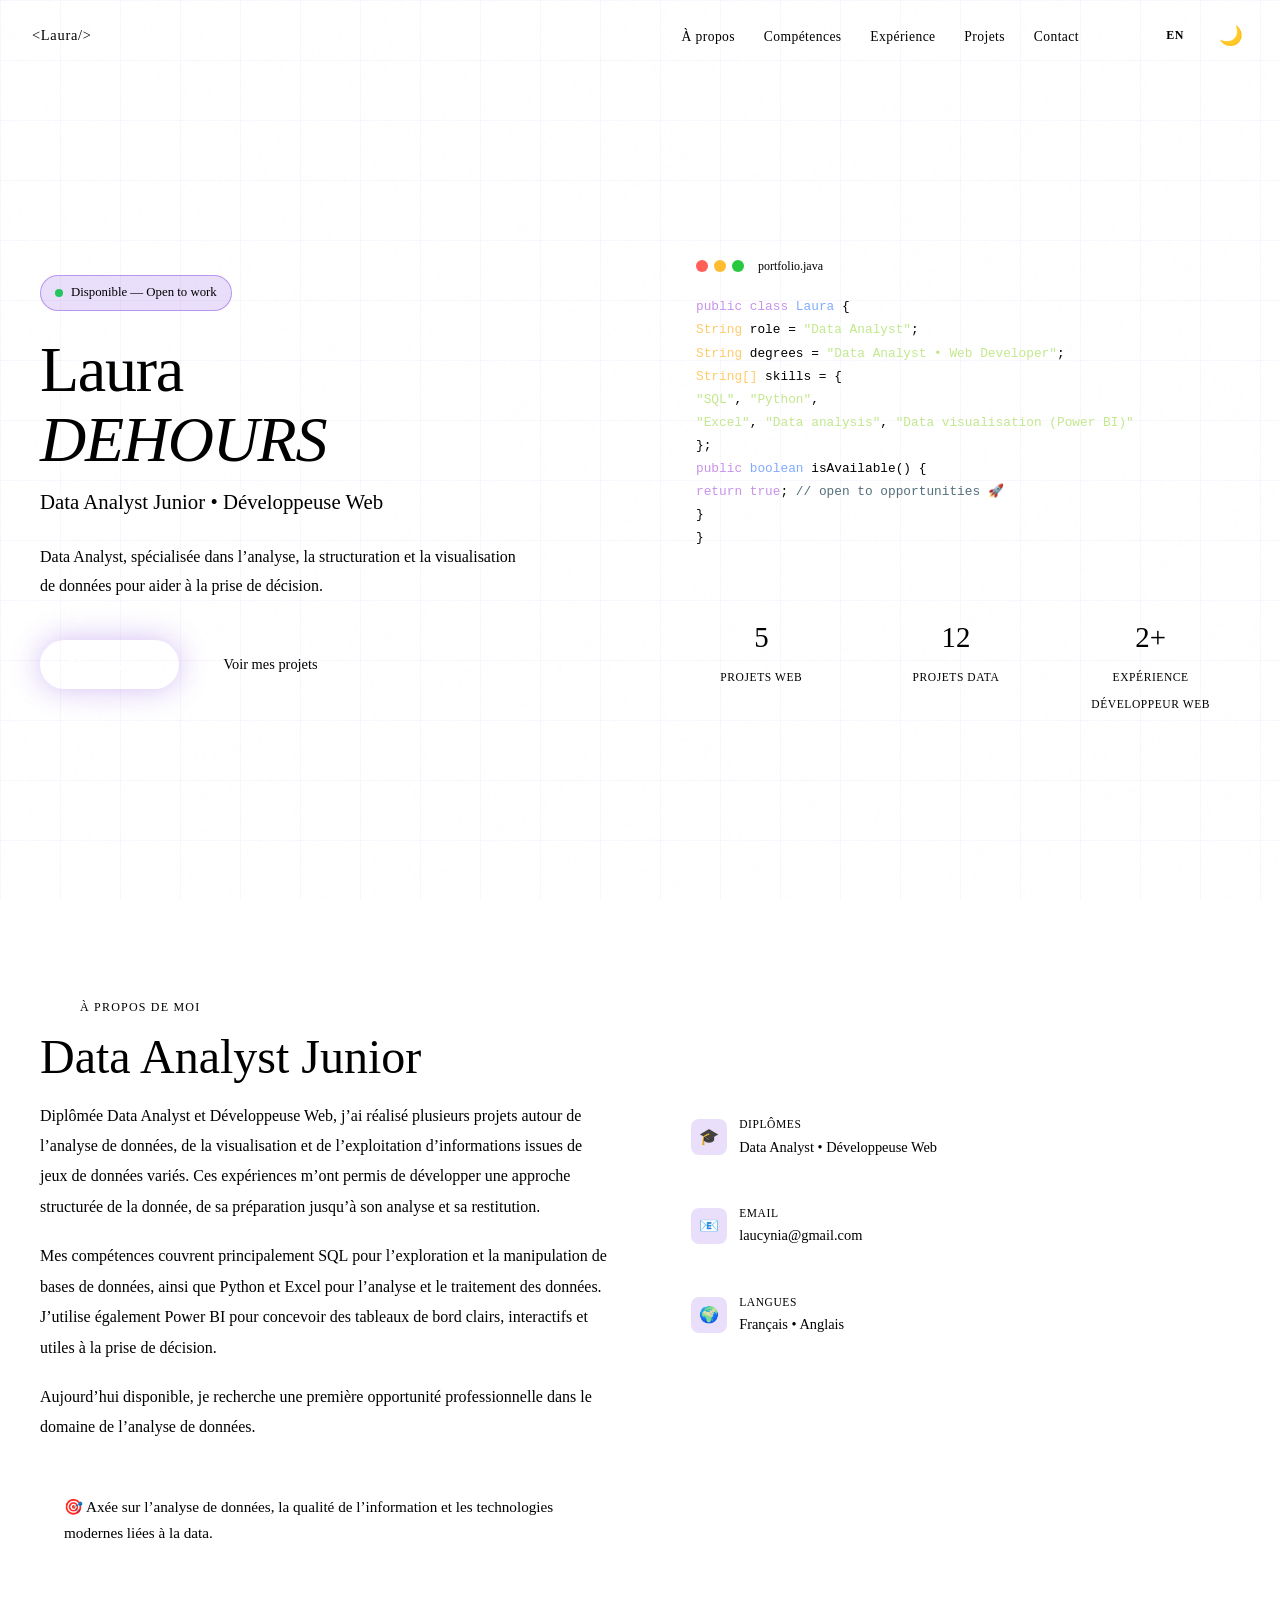
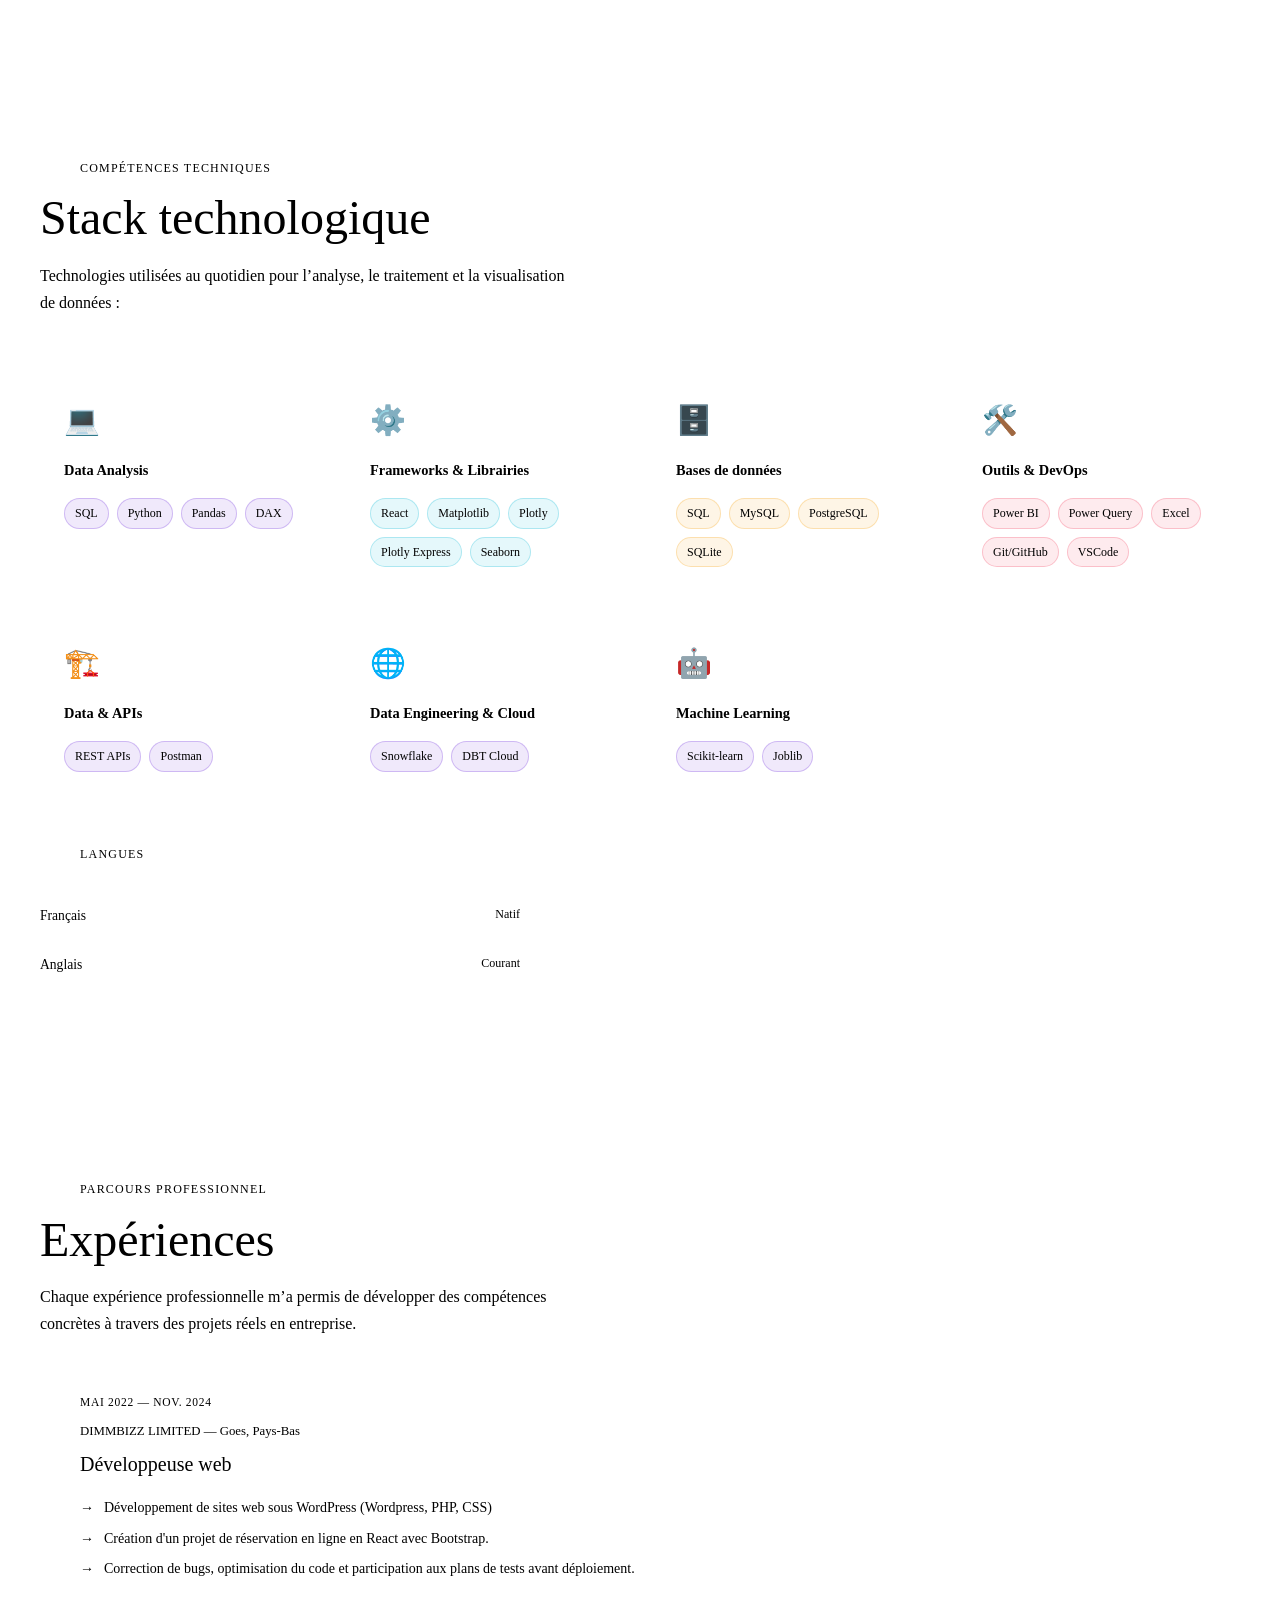
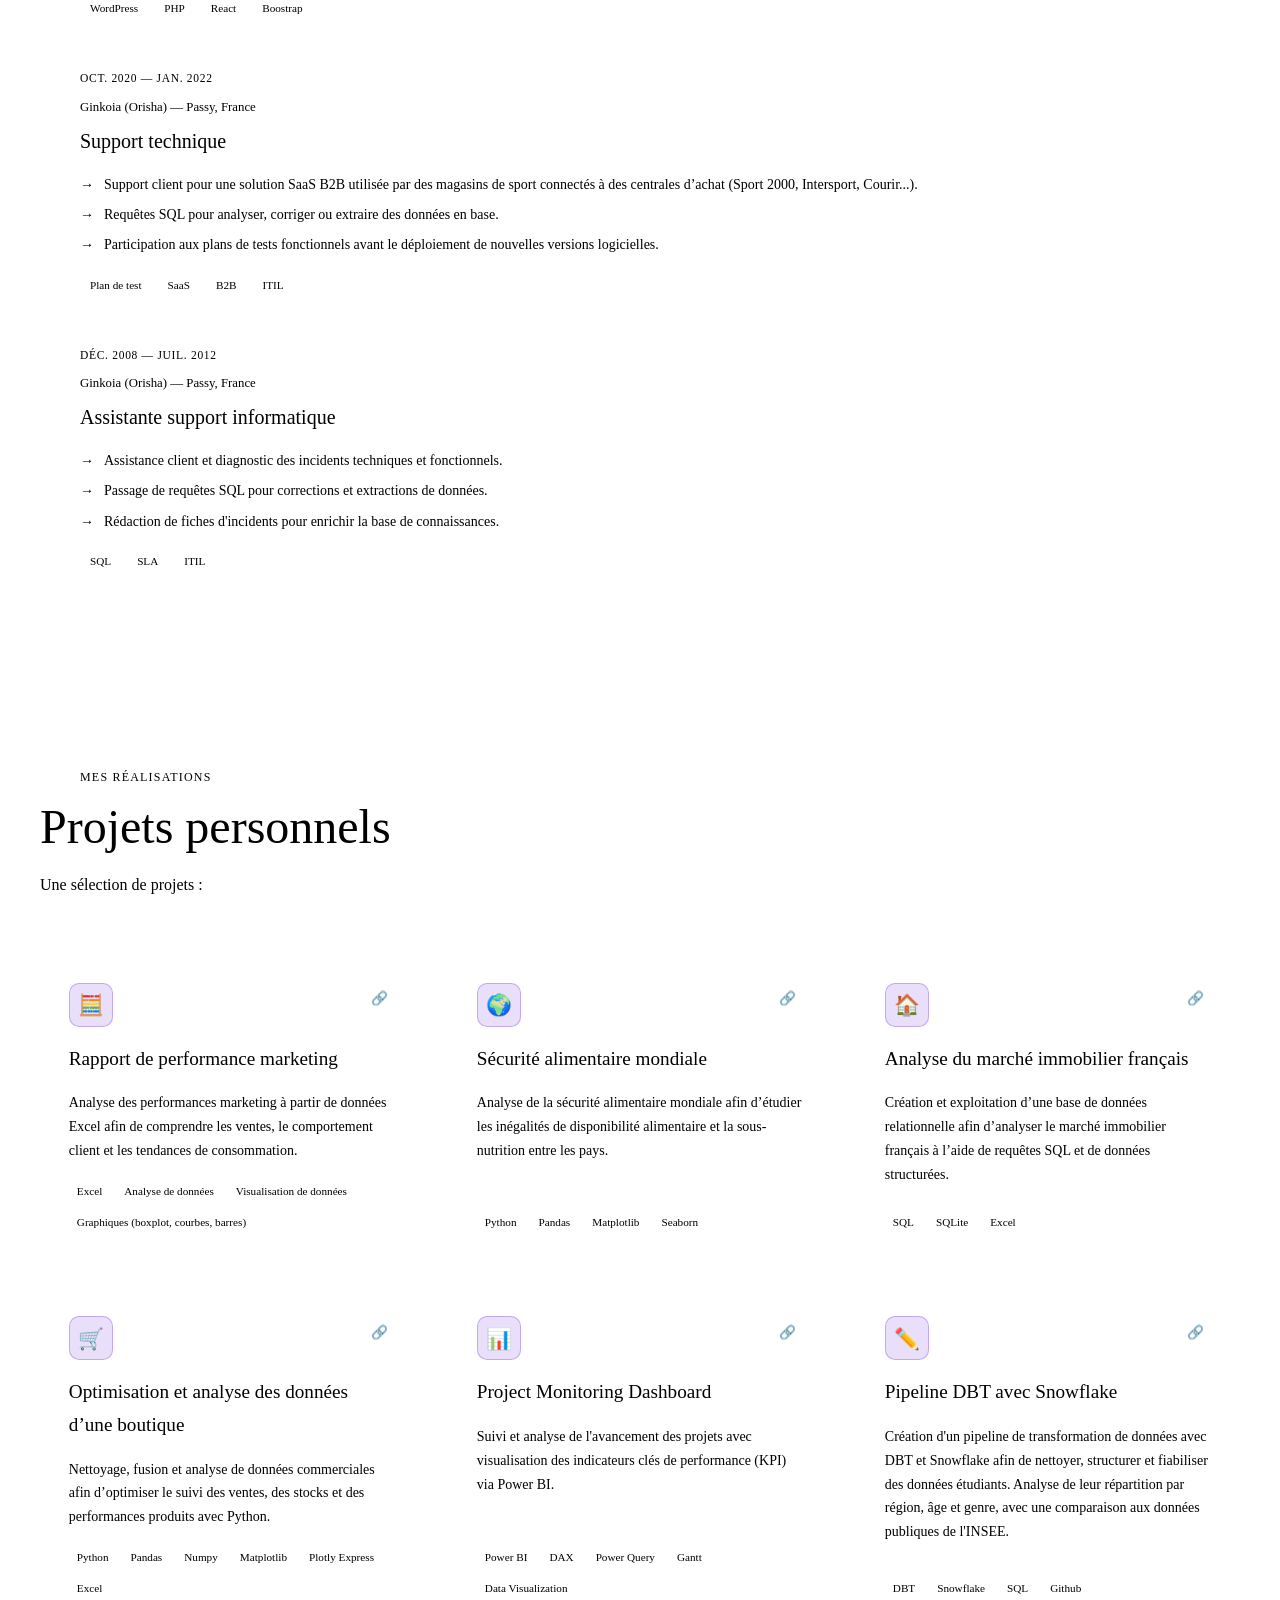
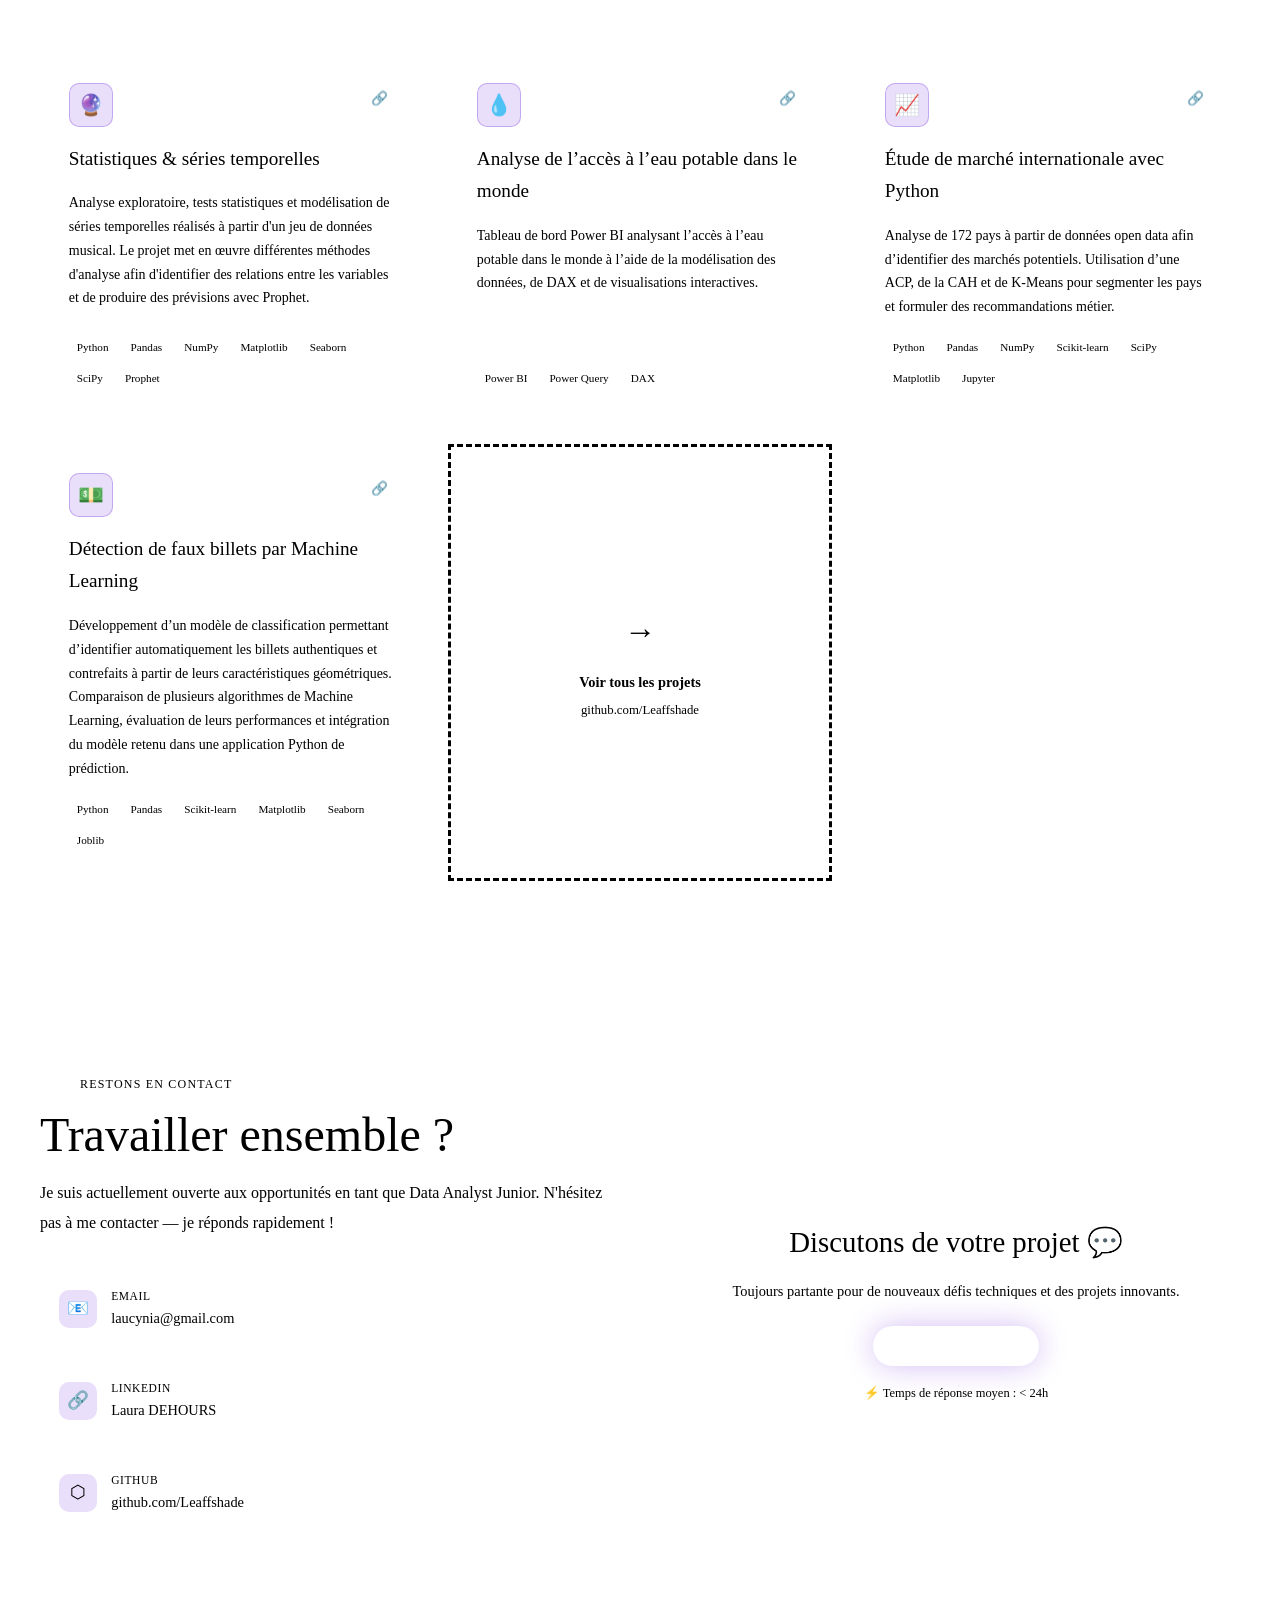
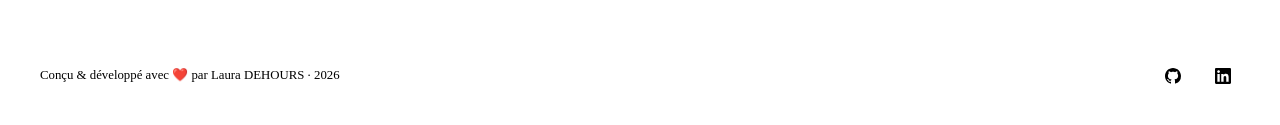
<file: index.html>
<!doctype html>
<html lang="fr" dir="ltr">
  <head>
    <meta charset="UTF-8" />
    <meta name="viewport" content="width=device-width, initial-scale=1.0" />
    <title>Laura DEHOURS — Portfolio</title>
    <link rel="preconnect" href="https://fonts.googleapis.com" />
    <link
      href="https://fonts.googleapis.com/css2?family=DM+Serif+Display:ital@0;1&family=DM+Sans:wght@300;400;500;600&family=Space+Mono:wght@400;700&family=Tajawal:wght@300;400;500;700&display=swap"
      rel="stylesheet"
    />
    <link rel="stylesheet" href="style.css" />
    <!--<style>
    /* ====== VARIABLES (LIGHT MODE DEFAULT) ====== */
    :root {
      --bg: #f8fafc;
      --surface: #ffffff;
      --surface2: #f1f5f9;
      --surface3: #e2e8f0;
      --accent: #6d28d9;
      --accent-light: #8b5cf6;
      --glow: #7c3aed;
      --cyan: #06b6d4;
      --gold: #d97706;
      --rose: #e11d48;
      --text: #0f172a;
      --text-muted: #475569;
      --text-dim: #64748b;
      --border: rgba(109, 40, 217, 0.15);

      --nav-bg-scrolled: rgba(248, 250, 252, 0.85);
      --code-bg: #1e1e1e;
      --code-text: #d4d4d4;

      --font-head: 'DM Serif Display', Georgia, serif;
      --font-body: 'DM Sans', sans-serif;
      --font-mono: 'Space Mono', monospace;
      --font-ar: 'Tajawal', sans-serif;
      --radius: 16px;
      --transition: 0.35s cubic-bezier(0.4, 0, 0.2, 1);
    }

    /* ====== VARIABLES (DARK MODE) ====== */
    [data-theme="dark"] {
      --bg: #07080f;
      --surface: #0d0f1c;
      --surface2: #13162a;
      --surface3: #1a1e35;
      --accent: #6d28d9;
      --accent-light: #8b5cf6;
      --glow: #7c3aed;
      --cyan: #06b6d4;
      --gold: #f59e0b;
      --rose: #f43f5e;
      --text: #f0f2ff;
      --text-muted: #8892b0;
      --text-dim: #4a5568;
      --border: rgba(109, 40, 217, 0.3);

      --nav-bg-scrolled: rgba(7, 8, 15, 0.85);
      --code-bg: var(--surface);
      --code-text: inherit;
    }

    /* ====== RESET ====== */
    *,
    *::before,
    *::after {
      box-sizing: border-box;
      margin: 0;
      padding: 0;
    }

    html {
      scroll-behavior: smooth;
      font-size: 16px;
    }

    body {
      font-family: var(--font-body);
      background: var(--bg);
      color: var(--text);
      line-height: 1.7;
      overflow-x: hidden;
      transition: background var(--transition), color var(--transition);
    }

    a {
      color: inherit;
      text-decoration: none;
    }

    img {
      max-width: 100%;
      display: block;
    }

    ul {
      list-style: none;
    }

    button {
      cursor: pointer;
      border: none;
      background: none;
      font-family: inherit;
    }

    /* ====== ARABIC RTL ====== */
    /*html[lang="ar"] {
      direction: rtl;
      font-family: var(--font-ar);
    }

    html[lang="ar"] body,
    html[lang="ar"] .nav-links,
    html[lang="ar"] .hero-btns,
    html[lang="ar"] .skill-tags,
    html[lang="ar"] .timeline,
    html[lang="ar"] .projects-grid,
    html[lang="ar"] .about-grid,
    html[lang="ar"] .contact-grid {
      font-family: var(--font-ar);
    }

    html[lang="ar"] .hero-name,
    html[lang="ar"] .section-title,
    html[lang="ar"] h1,
    html[lang="ar"] h2,
    html[lang="ar"] h3 {
      font-family: var(--font-ar);
      font-weight: 700;
    }

    html[lang="ar"] .timeline-item {
      padding-right: 2rem;
      padding-left: 0;
      border-right: 2px solid var(--border);
      border-left: none;
    }

    html[lang="ar"] .timeline-item::before {
      right: -7px;
      left: auto;
    }

    html[lang="ar"] .nav-logo {
      margin-left: auto;
      margin-right: 0;
    }*/

    /* ====== NOISE OVERLAY ====== */
    body::before {
      content: '';
      position: fixed;
      inset: 0;
      background-image: url("data:image/svg+xml,%3Csvg viewBox='0 0 200 200' xmlns='http://www.w3.org/2000/svg'%3E%3Cfilter id='n'%3E%3CfeTurbulence type='fractalNoise' baseFrequency='0.9' numOctaves='4' stitchTiles='stitch'/%3E%3C/filter%3E%3Crect width='100%25' height='100%25' filter='url(%23n)' opacity='0.04'/%3E%3C/svg%3E");
      opacity: 0.4;
      pointer-events: none;
      z-index: 0;
    }

    /* ====== GLOW ORBS ====== */
    .orb {
      position: fixed;
      border-radius: 50%;
      filter: blur(120px);
      opacity: 0.12;
      pointer-events: none;
      z-index: 0;
      animation: orb-float 8s ease-in-out infinite;
    }

    .orb-1 {
      width: 600px;
      height: 600px;
      background: var(--accent);
      top: -200px;
      left: -200px;
      animation-delay: 0s;
    }

    .orb-2 {
      width: 500px;
      height: 500px;
      background: var(--cyan);
      bottom: -100px;
      right: -100px;
      animation-delay: 3s;
    }

    .orb-3 {
      width: 400px;
      height: 400px;
      background: var(--gold);
      top: 40%;
      left: 40%;
      animation-delay: 5s;
      opacity: 0.07;
    }

    @keyframes orb-float {

      0%,
      100% {
        transform: translate(0, 0) scale(1);
      }

      33% {
        transform: translate(30px, -20px) scale(1.05);
      }

      66% {
        transform: translate(-20px, 15px) scale(0.97);
      }
    }

    /* ====== GRID LINES ====== */
    .grid-lines {
      position: fixed;
      inset: 0;
      background-image:
        linear-gradient(rgba(109, 40, 217, 0.04) 1px, transparent 1px),
        linear-gradient(90deg, rgba(109, 40, 217, 0.04) 1px, transparent 1px);
      background-size: 60px 60px;
      pointer-events: none;
      z-index: 0;
    }

    /* ====== NAVBAR ====== */
    #navbar {
      position: fixed;
      top: 0;
      left: 0;
      right: 0;
      z-index: 1000;
      padding: 1.2rem 2rem;
      display: flex;
      align-items: center;
      justify-content: space-between;
      transition: background var(--transition), backdrop-filter var(--transition);
    }

    #navbar.scrolled {
      background: var(--nav-bg-scrolled);
      backdrop-filter: blur(20px);
      border-bottom: 1px solid var(--border);
    }

    .nav-logo {
      font-family: var(--font-mono);
      font-size: 0.9rem;
      color: var(--accent-light);
      letter-spacing: 0.05em;
    }

    .nav-logo span {
      color: var(--gold);
    }

    .nav-right {
      display: flex;
      align-items: center;
      gap: 2rem;
    }

    .nav-links {
      display: flex;
      gap: 1.8rem;
    }

    .nav-links a {
      font-size: 0.85rem;
      font-weight: 500;
      letter-spacing: 0.03em;
      color: var(--text-muted);
      transition: color var(--transition);
      position: relative;
    }

    .nav-links a::after {
      content: '';
      position: absolute;
      bottom: -3px;
      left: 0;
      right: 0;
      height: 1px;
      background: var(--accent-light);
      transform: scaleX(0);
      transform-origin: left;
      transition: transform var(--transition);
    }

    .nav-links a:hover {
      color: var(--text);
    }

    .nav-links a:hover::after {
      transform: scaleX(1);
    }

    /* Buttons & Switchers */
    .controls-group {
      display: flex;
      align-items: center;
      gap: 1rem;
    }

    .lang-switcher {
      display: flex;
      gap: 4px;
      background: var(--surface2);
      border: 1px solid var(--border);
      border-radius: 50px;
      padding: 4px;
    }

    .lang-btn {
      padding: 4px 10px;
      border-radius: 50px;
      font-size: 0.75rem;
      font-weight: 600;
      font-family: var(--font-mono);
      color: var(--text-muted);
      transition: all var(--transition);
      letter-spacing: 0.05em;
    }

    .lang-btn.active {
      background: var(--accent);
      color: #fff;
    }

    .lang-btn:hover:not(.active) {
      color: var(--text);
    }

    .theme-btn {
      font-size: 1.2rem;
      padding: 5px;
      border-radius: 50%;
      background: var(--surface2);
      border: 1px solid var(--border);
      color: var(--text);
      display: flex;
      align-items: center;
      justify-content: center;
      transition: all var(--transition);
    }

    .theme-btn:hover {
      border-color: var(--accent-light);
      transform: scale(1.1);
    }

    .menu-toggle {
      display: none;
      flex-direction: column;
      gap: 5px;
      padding: 4px;
    }

    .menu-toggle span {
      width: 22px;
      height: 2px;
      background: var(--text);
      border-radius: 2px;
      transition: all var(--transition);
      display: block;
    }

    /* ====== HERO ====== */
    #hero {
      position: relative;
      min-height: 100vh;
      display: flex;
      align-items: center;
      padding: 8rem 2rem 4rem;
      z-index: 1;
    }

    .hero-container {
      max-width: 1200px;
      margin: 0 auto;
      width: 100%;
      display: grid;
      grid-template-columns: 1fr 1fr;
      gap: 4rem;
      align-items: center;
    }

    .hero-badge {
      display: inline-flex;
      align-items: center;
      gap: 8px;
      background: rgba(109, 40, 217, 0.15);
      border: 1px solid rgba(109, 40, 217, 0.4);
      border-radius: 50px;
      padding: 6px 14px;
      font-size: 0.8rem;
      font-family: var(--font-mono);
      color: var(--accent-light);
      margin-bottom: 1.5rem;
      animation: fade-up 0.8s ease 0.2s both;
    }

    .hero-badge::before {
      content: '';
      width: 8px;
      height: 8px;
      border-radius: 50%;
      background: #22c55e;
      animation: pulse 2s infinite;
    }

    @keyframes pulse {

      0%,
      100% {
        box-shadow: 0 0 0 0 rgba(34, 197, 94, 0.5)
      }

      50% {
        box-shadow: 0 0 0 6px rgba(34, 197, 94, 0)
      }
    }

    .hero-name {
      font-family: var(--font-head);
      font-size: clamp(2.8rem, 5vw, 4.5rem);
      font-weight: 400;
      line-height: 1.1;
      letter-spacing: -0.02em;
      margin-bottom: 0.5rem;
      animation: fade-up 0.8s ease 0.4s both;
    }

    .hero-name em {
      font-style: italic;
      color: var(--accent-light);
    }

    .hero-title {
      font-size: clamp(1rem, 2vw, 1.3rem);
      color: var(--text-muted);
      font-weight: 300;
      margin-bottom: 1.5rem;
      animation: fade-up 0.8s ease 0.5s both;
    }

    .hero-title strong {
      color: var(--gold);
      font-weight: 500;
    }

    .hero-desc {
      font-size: 1rem;
      color: var(--text-muted);
      line-height: 1.8;
      max-width: 480px;
      margin-bottom: 2.5rem;
      animation: fade-up 0.8s ease 0.6s both;
    }

    .hero-btns {
      display: flex;
      gap: 1rem;
      flex-wrap: wrap;
      animation: fade-up 0.8s ease 0.7s both;
    }

    .btn-primary {
      background: var(--accent);
      color: #fff;
      padding: 0.75rem 1.8rem;
      border-radius: 50px;
      font-weight: 600;
      font-size: 0.9rem;
      transition: all var(--transition);
      box-shadow: 0 0 30px rgba(109, 40, 217, 0.3);
    }

    .btn-primary:hover {
      background: var(--accent-light);
      transform: translateY(-2px);
      box-shadow: 0 0 40px rgba(109, 40, 217, 0.5);
    }

    .btn-secondary {
      background: transparent;
      color: var(--text);
      padding: 0.75rem 1.8rem;
      border-radius: 50px;
      font-weight: 500;
      font-size: 0.9rem;
      border: 1px solid var(--border);
      transition: all var(--transition);
    }

    .btn-secondary:hover {
      border-color: var(--accent-light);
      color: var(--accent-light);
      transform: translateY(-2px);
    }

    .hero-visual {
      position: relative;
      animation: fade-up 0.8s ease 0.5s both;
    }

    .hero-code-card {
      background: var(--code-bg);
      color: var(--code-text);
      border: 1px solid var(--border);
      border-radius: var(--radius);
      padding: 1.5rem;
      font-family: var(--font-mono);
      font-size: 0.8rem;
      position: relative;
      overflow: hidden;
    }

    .hero-code-card::before {
      content: '';
      position: absolute;
      top: 0;
      left: 0;
      right: 0;
      height: 1px;
      background: linear-gradient(90deg, transparent, var(--accent), transparent);
    }

    .code-header {
      display: flex;
      align-items: center;
      gap: 6px;
      margin-bottom: 1.2rem;
    }

    .code-dot {
      width: 12px;
      height: 12px;
      border-radius: 50%;
    }

    .code-dot.red {
      background: #ff5f57;
    }

    .code-dot.yellow {
      background: #febc2e;
    }

    .code-dot.green {
      background: #28c840;
    }

    .code-filename {
      font-size: 0.75rem;
      color: var(--text-dim);
      margin-left: 8px;
    }

    .code-line {
      line-height: 1.8;
      display: block;
    }

    .c-keyword {
      color: #c792ea;
    }

    .c-fn {
      color: #82aaff;
    }

    .c-str {
      color: #c3e88d;
    }

    .c-comment {
      color: #546e7a;
    }

    .c-num {
      color: #f78c6c;
    }

    .c-prop {
      color: #ffcb6b;
    }

    .hero-stats {
      display: grid;
      grid-template-columns: repeat(3, 1fr);
      gap: 1rem;
      margin-top: 1.5rem;
    }

    .stat-card {
      background: var(--surface2);
      border: 1px solid var(--border);
      border-radius: 12px;
      padding: 1rem;
      text-align: center;
      transition: all var(--transition);
    }

    .stat-card:hover {
      border-color: var(--accent-light);
      transform: translateY(-3px);
    }

    .stat-num {
      font-family: var(--font-head);
      font-size: 1.8rem;
      color: var(--accent-light);
      display: block;
    }

    .stat-label {
      font-size: 0.72rem;
      color: var(--text-muted);
      font-family: var(--font-mono);
      text-transform: uppercase;
      letter-spacing: 0.05em;
    }

    @keyframes fade-up {
      from {
        opacity: 0;
        transform: translateY(20px);
      }

      to {
        opacity: 1;
        transform: translateY(0);
      }
    }

    /* ====== SECTIONS ====== */
    section {
      position: relative;
      z-index: 1;
      padding: 6rem 2rem;
    }

    .section-inner {
      max-width: 1200px;
      margin: 0 auto;
    }

    .section-label {
      font-family: var(--font-mono);
      font-size: 0.75rem;
      color: var(--accent-light);
      letter-spacing: 0.1em;
      text-transform: uppercase;
      margin-bottom: 0.75rem;
      display: flex;
      align-items: center;
      gap: 10px;
    }

    .section-label::before {
      content: '';
      width: 30px;
      height: 1px;
      background: var(--accent-light);
      flex-shrink: 0;
    }

    /*html[lang="ar"] .section-label::before {
      order: 1;
    }*/

    .section-title {
      font-family: var(--font-head);
      font-size: clamp(2rem, 4vw, 3rem);
      font-weight: 400;
      line-height: 1.15;
      margin-bottom: 1rem;
    }

    .section-subtitle {
      font-size: 1rem;
      color: var(--text-muted);
      max-width: 540px;
      margin-bottom: 3.5rem;
    }

    .divider {
      width: 100%;
      height: 1px;
      background: linear-gradient(90deg, transparent, var(--border), transparent);
    }

    /* ====== ABOUT ====== */
    .about-grid {
      display: grid;
      grid-template-columns: 1fr 1fr;
      gap: 4rem;
      align-items: start;
    }

    .about-text p {
      color: var(--text-muted);
      line-height: 1.9;
      margin-bottom: 1.2rem;
    }

    .about-text p strong {
      color: var(--text);
      font-weight: 500;
    }

    .about-highlight {
      background: var(--surface2);
      border-left: 3px solid var(--accent-light);
      border-radius: 0 12px 12px 0;
      padding: 1.2rem 1.5rem;
      margin-top: 2rem;
      font-size: 0.95rem;
      color: var(--text-muted);
    }

    /*html[lang="ar"] .about-highlight {
      border-left: none;
      border-right: 3px solid var(--accent-light);
      border-radius: 12px 0 0 12px;
    }*/

    .about-info {
      display: flex;
      flex-direction: column;
      gap: 1rem;
    }

    .info-item {
      display: flex;
      align-items: center;
      gap: 12px;
      padding: 0.9rem 1.2rem;
      background: var(--surface);
      border: 1px solid var(--border);
      border-radius: 12px;
      transition: all var(--transition);
    }

    .info-item:hover {
      border-color: var(--accent-light);
      transform: translateX(4px);
    }

    /*html[lang="ar"] .info-item:hover {
      transform: translateX(-4px);
    }*/

    .info-icon {
      width: 36px;
      height: 36px;
      border-radius: 8px;
      background: rgba(109, 40, 217, 0.15);
      display: flex;
      align-items: center;
      justify-content: center;
      font-size: 1rem;
      flex-shrink: 0;
    }

    .info-content {
      flex: 1;
    }

    .info-label {
      font-size: 0.72rem;
      color: var(--text-dim);
      font-family: var(--font-mono);
      text-transform: uppercase;
      letter-spacing: 0.05em;
    }

    .info-value {
      font-size: 0.9rem;
      color: var(--text);
      font-weight: 500;
    }

    /* ====== SKILLS ====== */
    #skills {
      background: var(--surface);
    }

    .skills-grid {
      display: grid;
      grid-template-columns: repeat(auto-fill, minmax(280px, 1fr));
      gap: 1.5rem;
    }

    .skill-category {
      background: var(--surface2);
      border: 1px solid var(--border);
      border-radius: var(--radius);
      padding: 1.5rem;
      transition: all var(--transition);
      position: relative;
      overflow: hidden;
    }

    .skill-category::before {
      content: '';
      position: absolute;
      top: 0;
      left: 0;
      right: 0;
      height: 2px;
      background: linear-gradient(90deg, var(--accent), var(--cyan));
      transform: scaleX(0);
      transform-origin: left;
      transition: transform var(--transition);
    }

    .skill-category:hover::before {
      transform: scaleX(1);
    }

    .skill-category:hover {
      border-color: var(--accent-light);
      transform: translateY(-4px);
    }

    .skill-cat-icon {
      font-size: 1.8rem;
      margin-bottom: 0.8rem;
    }

    .skill-cat-title {
      font-weight: 600;
      font-size: 0.9rem;
      margin-bottom: 1rem;
      color: var(--text);
    }

    .skill-tags {
      display: flex;
      flex-wrap: wrap;
      gap: 8px;
    }

    .skill-tag {
      padding: 4px 10px;
      background: rgba(109, 40, 217, 0.1);
      border: 1px solid rgba(109, 40, 217, 0.25);
      border-radius: 50px;
      font-size: 0.75rem;
      color: var(--accent-light);
      font-family: var(--font-mono);
      transition: all var(--transition);
    }

    .skill-tag:hover {
      background: rgba(109, 40, 217, 0.25);
      border-color: var(--accent-light);
    }

    .skill-tag.cyan {
      background: rgba(6, 182, 212, 0.1);
      border-color: rgba(6, 182, 212, 0.25);
      color: var(--cyan);
    }

    .skill-tag.gold {
      background: rgba(245, 158, 11, 0.1);
      border-color: rgba(245, 158, 11, 0.25);
      color: var(--gold);
    }

    .skill-tag.rose {
      background: rgba(244, 63, 94, 0.1);
      border-color: rgba(244, 63, 94, 0.25);
      color: var(--rose);
    }

    /* LANGUAGE SKILL BARS */
    .lang-skills {
      display: flex;
      flex-direction: column;
      gap: 1rem;
      margin-top: 3rem;
    }

    .lang-header {
      display: flex;
      justify-content: space-between;
      margin-bottom: 6px;
      font-size: 0.85rem;
    }

    .lang-name {
      font-weight: 500;
    }

    .lang-level {
      color: var(--text-muted);
      font-family: var(--font-mono);
      font-size: 0.75rem;
    }

    .lang-bar {
      height: 4px;
      background: var(--surface3);
      border-radius: 4px;
      overflow: hidden;
    }

    .lang-bar-fill {
      height: 100%;
      border-radius: 4px;
      background: linear-gradient(90deg, var(--accent), var(--cyan));
      transform-origin: left;
      transform: scaleX(0);
      transition: transform 1.2s cubic-bezier(0.4, 0, 0.2, 1);
    }

    .lang-bar-fill.animate {
      transform: scaleX(1);
    }

    /* ====== EXPERIENCE ====== */
    .timeline {
      position: relative;
      display: flex;
      flex-direction: column;
      gap: 0;
    }

    .timeline::before {
      content: '';
      position: absolute;
      left: 0;
      top: 0;
      bottom: 0;
      width: 1px;
      background: linear-gradient(to bottom, var(--accent), transparent);
    }

    /*html[lang="ar"] .timeline::before {
      left: auto;
      right: 0;
    }*/

    .timeline-item {
      padding-left: 2.5rem;
      padding-bottom: 3rem;
      position: relative;
    }

    html[lang="ar"] .timeline-item {
      padding-left: 0;
      padding-right: 2.5rem;
    }

    .timeline-item:last-child {
      padding-bottom: 0;
    }

    .timeline-dot {
      position: absolute;
      left: -6px;
      top: 4px;
      width: 13px;
      height: 13px;
      border-radius: 50%;
      background: var(--accent);
      border: 2px solid var(--bg);
      box-shadow: 0 0 12px var(--accent);
    }

    html[lang="ar"] .timeline-dot {
      left: auto;
      right: -6px;
    }

    .timeline-dot.current {
      background: #22c55e;
      box-shadow: 0 0 12px #22c55e;
      animation: pulse 2s infinite;
    }

    .timeline-period {
      font-family: var(--font-mono);
      font-size: 0.72rem;
      color: var(--accent-light);
      letter-spacing: 0.06em;
      text-transform: uppercase;
      margin-bottom: 0.5rem;
    }

    .timeline-company {
      font-size: 0.8rem;
      color: var(--text-dim);
      margin-bottom: 0.3rem;
    }

    .timeline-role {
      font-family: var(--font-head);
      font-size: 1.25rem;
      margin-bottom: 1rem;
      color: var(--text);
    }

    .timeline-desc {
      list-style: none;
      display: flex;
      flex-direction: column;
      gap: 0.5rem;
    }

    .timeline-desc li {
      font-size: 0.875rem;
      color: var(--text-muted);
      display: flex;
      gap: 10px;
      line-height: 1.6;
    }

    .timeline-desc li::before {
      content: '→';
      color: var(--accent-light);
      flex-shrink: 0;
      font-family: var(--font-mono);
    }

    html[lang="ar"] .timeline-desc li::before {
      content: '←';
    }

    .timeline-tags {
      display: flex;
      flex-wrap: wrap;
      gap: 6px;
      margin-top: 1rem;
    }

    .timeline-tag {
      padding: 3px 10px;
      background: var(--surface3);
      border-radius: 4px;
      font-size: 0.7rem;
      color: var(--text-muted);
      font-family: var(--font-mono);
      border: 1px solid var(--border);
    }

    /* ====== PROJECTS ====== */
    #projects {
      background: var(--surface);
    }

    .projects-grid {
      display: grid;
      grid-template-columns: repeat(auto-fill, minmax(320px, 1fr));
      gap: 1.5rem;
    }

    .project-card {
      background: var(--bg);
      border: 1px solid var(--border);
      border-radius: var(--radius);
      padding: 1.8rem;
      transition: all var(--transition);
      display: flex;
      flex-direction: column;
      gap: 1rem;
      position: relative;
      overflow: hidden;
    }

    .project-card::after {
      content: '';
      position: absolute;
      inset: 0;
      background: radial-gradient(circle at var(--mx, 50%) var(--my, 50%), rgba(109, 40, 217, 0.08), transparent 60%);
      opacity: 0;
      transition: opacity var(--transition);
      pointer-events: none;
    }

    .project-card:hover::after {
      opacity: 1;
    }

    .project-card:hover {
      border-color: var(--accent-light);
      transform: translateY(-6px);
      box-shadow: 0 10px 30px rgba(0, 0, 0, 0.1);
    }

    [data-theme="dark"] .project-card:hover {
      box-shadow: 0 20px 40px rgba(0, 0, 0, 0.4);
    }

    .project-header {
      display: flex;
      justify-content: space-between;
      align-items: flex-start;
    }

    .project-icon {
      width: 44px;
      height: 44px;
      border-radius: 10px;
      background: rgba(109, 40, 217, 0.15);
      border: 1px solid rgba(109, 40, 217, 0.3);
      display: flex;
      align-items: center;
      justify-content: center;
      font-size: 1.3rem;
    }

    .project-links {
      display: flex;
      gap: 8px;
    }

    .project-link {
      width: 32px;
      height: 32px;
      border-radius: 8px;
      background: var(--surface2);
      border: 1px solid var(--border);
      display: flex;
      align-items: center;
      justify-content: center;
      font-size: 0.85rem;
      transition: all var(--transition);
      color: var(--text-muted);
    }

    .project-link:hover {
      border-color: var(--accent-light);
      color: var(--accent-light);
    }

    .project-name {
      font-family: var(--font-head);
      font-size: 1.2rem;
      color: var(--text);
    }

    .project-desc {
      font-size: 0.875rem;
      color: var(--text-muted);
      line-height: 1.7;
      flex: 1;
    }

    .project-stack {
      display: flex;
      flex-wrap: wrap;
      gap: 6px;
    }

    .project-tech {
      padding: 3px 8px;
      background: var(--surface3);
      border-radius: 4px;
      font-size: 0.7rem;
      color: var(--text-muted);
      font-family: var(--font-mono);
    }

    /* ====== CONTACT ====== */
    .contact-grid {
      display: grid;
      grid-template-columns: 1fr 1fr;
      gap: 4rem;
      align-items: start;
    }

    .contact-desc {
      color: var(--text-muted);
      line-height: 1.9;
      margin-bottom: 2rem;
    }

    .contact-links {
      display: flex;
      flex-direction: column;
      gap: 1rem;
    }

    .contact-link-item {
      display: flex;
      align-items: center;
      gap: 14px;
      padding: 1rem 1.2rem;
      background: var(--surface);
      border: 1px solid var(--border);
      border-radius: 12px;
      transition: all var(--transition);
      color: var(--text);
    }

    .contact-link-item:hover {
      border-color: var(--accent-light);
      transform: translateX(4px);
      background: var(--surface2);
    }

    html[lang="ar"] .contact-link-item:hover {
      transform: translateX(-4px);
    }

    .contact-link-icon {
      width: 38px;
      height: 38px;
      border-radius: 10px;
      background: rgba(109, 40, 217, 0.15);
      display: flex;
      align-items: center;
      justify-content: center;
      font-size: 1.1rem;
      flex-shrink: 0;
    }

    .contact-link-text {
      flex: 1;
    }

    .contact-link-label {
      font-size: 0.72rem;
      color: var(--text-dim);
      text-transform: uppercase;
      letter-spacing: 0.05em;
      font-family: var(--font-mono);
    }

    .contact-link-value {
      font-size: 0.9rem;
      color: var(--text);
      font-weight: 500;
    }

    .contact-cta {
      background: var(--surface);
      border: 1px solid var(--border);
      border-radius: var(--radius);
      padding: 2.5rem;
      text-align: center;
    }

    .contact-cta-title {
      font-family: var(--font-head);
      font-size: 1.8rem;
      margin-bottom: 0.75rem;
    }

    .contact-cta-sub {
      color: var(--text-muted);
      font-size: 0.9rem;
      margin-bottom: 1.8rem;
    }

    /* ====== FOOTER ====== */
    footer {
      position: relative;
      z-index: 1;
      padding: 2rem;
      text-align: center;
      border-top: 1px solid var(--border);
    }

    .footer-inner {
      max-width: 1200px;
      margin: 0 auto;
      display: flex;
      align-items: center;
      justify-content: space-between;
      flex-wrap: wrap;
      gap: 1rem;
    }

    .footer-copy {
      font-size: 0.8rem;
      color: var(--text-dim);
      font-family: var(--font-mono);
    }

    .footer-copy span {
      color: var(--accent-light);
    }

    .footer-socials {
      display: flex;
      gap: 1rem;
    }

    .footer-social {
      width: 34px;
      height: 34px;
      border-radius: 8px;
      background: var(--surface2);
      border: 1px solid var(--border);
      display: flex;
      align-items: center;
      justify-content: center;
      font-size: 0.9rem;
      color: var(--text-muted);
      transition: all var(--transition);
    }

    .footer-social:hover {
      color: var(--accent-light);
      border-color: var(--accent-light);
    }

    /* ====== SCROLL REVEAL ====== */
    .reveal {
      opacity: 0;
      transform: translateY(30px);
      transition: opacity 0.7s ease, transform 0.7s ease;
    }

    .reveal.visible {
      opacity: 1;
      transform: translateY(0);
    }

    /* ====== SCROLLBAR ====== */
    ::-webkit-scrollbar {
      width: 6px;
    }

    ::-webkit-scrollbar-track {
      background: var(--bg);
    }

    ::-webkit-scrollbar-thumb {
      background: var(--accent);
      border-radius: 6px;
    }

    /* ====== MOBILE ====== */
    @media (max-width: 900px) {
      .hero-container {
        grid-template-columns: 1fr;
        gap: 3rem;
      }

      .hero-visual {
        display: none;
      }

      .about-grid {
        grid-template-columns: 1fr;
        gap: 2rem;
      }

      .contact-grid {
        grid-template-columns: 1fr;
        gap: 2rem;
      }

      .nav-links {
        display: none;
      }

      .nav-links.open {
        display: flex;
        flex-direction: column;
        position: fixed;
        top: 0;
        left: 0;
        right: 0;
        background: var(--surface);
        padding: 5rem 2rem 2rem;
        border-bottom: 1px solid var(--border);
        z-index: 999;
        align-items: flex-start;
        gap: 1.5rem;
      }

      html[lang="ar"] .nav-links.open {
        align-items: flex-end;
      }

      .menu-toggle {
        display: flex;
        z-index: 1001;
        position: relative;
      }
    }

    @media (max-width: 600px) {
      section {
        padding: 4rem 1.2rem;
      }

      .hero-stats {
        grid-template-columns: repeat(2, 1fr);
      }

      .projects-grid {
        grid-template-columns: 1fr;
      }

      .skills-grid {
        grid-template-columns: 1fr;
      }
    }
  </style>-->
  </head>

  <body>
    <div class="orb orb-1"></div>
    <div class="orb orb-2"></div>
    <div class="orb orb-3"></div>
    <div class="grid-lines"></div>

    <nav id="navbar">
      <div class="nav-logo"><span>&lt;</span>Laura<span>/&gt;</span></div>
      <div class="nav-right">
        <ul class="nav-links" id="navLinks">
          <li><a href="#about" data-i18n="nav_about">À propos</a></li>
          <li><a href="#skills" data-i18n="nav_skills">Compétences</a></li>
          <li>
            <a href="#experience" data-i18n="nav_experience">Expérience</a>
          </li>
          <li><a href="#projects" data-i18n="nav_projects">Projets</a></li>
          <li><a href="#contact" data-i18n="nav_contact">Contact</a></li>
        </ul>

        <div class="controls-group">
          <div class="lang-switcher">
            <button class="lang-btn active" onclick="setLang('fr')">FR</button>
            <!--<button class="lang-btn" onclick="setLang('ar')">ع</button>-->
            <button class="lang-btn" onclick="setLang('en')">EN</button>
          </div>
          <button id="themeToggle" class="theme-btn" aria-label="Toggle Theme">
            🌙
          </button>
          <button class="menu-toggle" id="menuToggle" aria-label="Menu">
            <span></span><span></span><span></span>
          </button>
        </div>
      </div>
    </nav>

    <section id="hero">
      <div class="hero-container">
        <div class="hero-content">
          <div class="hero-badge" data-i18n="hero_badge">
            Disponible — Open to work
          </div>
          <h1 class="hero-name">Laura<br /><em>DEHOURS</em></h1>
          <p class="hero-title" data-i18n="info_degrees">
            <strong>Data Analyst Junior</strong> • Développeuse Web
          </p>
          <p class="hero-desc" data-i18n="hero_desc">
            <!--Étudiante en-->
            Data Analyst, spécialisée dans l’analyse, la structuration et la
            visualisation de données pour aider à la prise de décision.
          </p>
          <div class="hero-btns">
            <a href="#contact" class="btn-primary" data-i18n="hero_cta_contact"
              >Me contacter</a
            >
            <a
              href="#projects"
              class="btn-secondary"
              data-i18n="hero_cta_projects"
              >Voir mes projets</a
            >
          </div>
        </div>
        <div class="hero-visual">
          <div class="hero-code-card">
            <div class="code-header">
              <div class="code-dot red"></div>
              <div class="code-dot yellow"></div>
              <div class="code-dot green"></div>
              <span class="code-filename">portfolio.java</span>
            </div>
            <code>
              <span class="code-line"
                ><span class="c-keyword">public class</span>
                <span class="c-fn">Laura</span> {</span
              >
              <span class="code-line">
                <span class="c-prop">String</span> role =
                <span class="c-str">"Data Analyst"</span>;</span
              >
              <span class="code-line">
                <span class="c-prop">String</span> degrees =
                <span class="c-str">"Data Analyst • Web Developer"</span>;</span
              >
              <span class="code-line">
                <span class="c-prop">String[]</span> skills = {</span
              >
              <span class="code-line">
                <span class="c-str">"SQL"</span>,
                <span class="c-str">"Python"</span>,</span
              >
              <span class="code-line">
                <span class="c-str">"Excel"</span>,
                <span class="c-str">"Data analysis"</span>,
                <span class="c-str">"Data visualisation (Power BI)"</span></span
              >
              <span class="code-line"> };</span>
              <span class="code-line"></span>
              <span class="code-line">
                <span class="c-keyword">public</span>
                <span class="c-fn">boolean</span> isAvailable() {</span
              >
              <span class="code-line">
                <span class="c-keyword">return true</span>;
                <span class="c-comment">// open to opportunities 🚀</span></span
              >
              <span class="code-line"> }</span>
              <span class="code-line">}</span>
            </code>
          </div>
          <div class="hero-stats">
            <div class="stat-card">
              <span class="stat-num">5</span>
              <span class="stat-label" data-i18n="stat_internships"
                >Projets web</span
              >
            </div>
            <div class="stat-card">
              <span class="stat-num">12</span>
              <span class="stat-label" data-i18n="stat_repos"
                >Projets data</span
              >
            </div>
            <div class="stat-card">
              <span class="stat-num">2+</span>
              <span class="stat-label" data-i18n="stat_techs"
                >Expérience développeur web</span
              >
            </div>
          </div>
        </div>
      </div>
    </section>

    <div class="divider"></div>

    <section id="about">
      <div class="section-inner">
        <p class="section-label reveal" data-i18n="about_label">
          À propos de moi
        </p>
        <h2 class="section-title reveal" data-i18n="about_title">
          Data Analyst Junior<br />
        </h2>
        <div class="about-grid reveal">
          <div class="about-text">
            <p data-i18n="about_p1">
              Diplômée <strong>Data Analyst</strong> et
              <strong>Développeuse Web</strong>, j’ai réalisé plusieurs projets
              autour de l’analyse de données, de la visualisation et de
              l’exploitation d’informations issues de jeux de données variés.
              Ces expériences m’ont permis de développer une approche structurée
              de la donnée, de sa préparation jusqu’à son analyse et sa
              restitution.
            </p>

            <p data-i18n="about_p2">
              Mes compétences couvrent principalement <strong>SQL</strong> pour
              l’exploration et la manipulation de bases de données, ainsi que
              <strong>Python</strong> et <strong>Excel</strong> pour l’analyse
              et le traitement des données. J’utilise également
              <strong>Power BI</strong> pour concevoir des tableaux de bord
              clairs, interactifs et utiles à la prise de décision.
            </p>

            <p data-i18n="about_p3">
              Aujourd’hui disponible, je recherche une première opportunité
              professionnelle dans le domaine de
              <strong>l’analyse de données</strong>.
            </p>
            <div class="about-highlight" data-i18n="about_highlight">
              🎯 Axée sur l’analyse de données, la qualité de l’information et
              les technologies modernes liées à la data.
            </div>
          </div>
          <div class="about-info">
            <!--<div class="info-item">
            <div class="info-icon">📚</div>
            <div class="info-content">
              <div class="info-label" data-i18n="info_edu_label">Formation</div>
              <div class="info-value" data-i18n="info_edu_val">Data Analyst</div>
            </div>
          </div>-->
            <div class="info-item">
              <div class="info-icon">🎓</div>
              <div class="info-content">
                <div class="info-label" data-i18n="info_degrees_label">
                  Diplômes
                </div>
                <div class="info-value" data-i18n="about_info_degrees">
                  Data Analyst • Développeuse Web
                </div>
              </div>
            </div>
            <a href="mailto:laucynia@gmail.com" class="info-item">
              <div class="info-icon">📧</div>
              <div class="info-content">
                <div class="info-label" data-i18n="info_email_label">Email</div>
                <div class="info-value" data-i18n="cta_btn">
                  laucynia@gmail.com
                </div>
              </div>
            </a>
            <!--<div class="info-item">
            <div class="info-icon">📍</div>
            <div class="info-content">
              <div class="info-label" data-i18n="info_loc_label">Localisation</div>
              <div class="info-value" data-i18n="info_loc_val">Bons-en-Chablais, France</div>
            </div>
          </div>
          <div class="info-item">
            <div class="info-icon">📧</div>
            <div class="info-content">
              <div class="info-label" data-i18n="info_email_label">Email</div>
              <div class="info-value">laucynia@gmail.com</div>
            </div>
          </div>
          <div class="info-item">
            <div class="info-icon">📱</div>
            <div class="info-content">
              <div class="info-label" data-i18n="info_phone_label">Téléphone</div>
              <div class="info-value">+212 6 59 33 37 60</div>
            </div>
          </div>-->
            <div class="info-item">
              <div class="info-icon">🌍</div>
              <div class="info-content">
                <div class="info-label" data-i18n="info_lang_label">
                  Langues
                </div>
                <div class="info-value" data-i18n="info_lang_val">
                  Français • Anglais
                </div>
              </div>
            </div>
          </div>
        </div>
      </div>
    </section>

    <div class="divider"></div>

    <section id="skills">
      <div class="section-inner">
        <p class="section-label reveal" data-i18n="skills_label">
          Compétences techniques
        </p>
        <h2 class="section-title reveal" data-i18n="skills_title">
          Stack technologique
        </h2>
        <p class="section-subtitle reveal" data-i18n="skills_subtitle">
          Technologies utilisées au quotidien pour l’analyse, le traitement et
          la visualisation de données :
        </p>
        <div class="skills-grid reveal">
          <div class="skill-category">
            <div class="skill-cat-icon">💻</div>
            <div class="skill-cat-title" data-i18n="sk_lang">Data Analysis</div>
            <div class="skill-tags">
              <span class="skill-tag">SQL</span>
              <span class="skill-tag">Python</span>
              <span class="skill-tag">Pandas</span>
              <span class="skill-tag">DAX</span>
            </div>
          </div>
          <div class="skill-category">
            <div class="skill-cat-icon">⚙️</div>
            <div class="skill-cat-title" data-i18n="sk_fw">
              Frameworks & Librairies
            </div>
            <div class="skill-tags">
              <span class="skill-tag cyan">React</span>
              <span class="skill-tag cyan">Matplotlib</span>
              <span class="skill-tag cyan">Plotly</span>
              <span class="skill-tag cyan">Plotly Express</span>
              <span class="skill-tag cyan">Seaborn</span>
            </div>
          </div>
          <div class="skill-category">
            <div class="skill-cat-icon">🗄️</div>
            <div class="skill-cat-title" data-i18n="sk_db">
              Bases de données
            </div>
            <div class="skill-tags">
              <span class="skill-tag gold">SQL</span>
              <span class="skill-tag gold">MySQL</span>
              <span class="skill-tag gold">PostgreSQL</span>
              <span class="skill-tag gold">SQLite</span>
            </div>
          </div>
          <div class="skill-category">
            <div class="skill-cat-icon">🛠️</div>
            <div class="skill-cat-title" data-i18n="sk_tools">
              Outils & DevOps
            </div>
            <div class="skill-tags">
              <span class="skill-tag rose">Power BI</span>
              <span class="skill-tag rose">Power Query</span>
              <span class="skill-tag rose">Excel</span>
              <span class="skill-tag rose">Git/GitHub</span>
              <span class="skill-tag rose">VSCode</span>
            </div>
          </div>
          <div class="skill-category">
            <div class="skill-cat-icon">🏗️</div>
            <div class="skill-cat-title" data-i18n="sk_arch">Data & APIs</div>
            <div class="skill-tags">
              <span class="skill-tag">REST APIs</span>
              <span class="skill-tag">Postman</span>
            </div>
          </div>
          <div class="skill-category">
            <div class="skill-cat-icon">🌐</div>
            <div class="skill-cat-title" data-i18n="sk_arch">
              Data Engineering & Cloud
            </div>
            <div class="skill-tags">
              <span class="skill-tag">Snowflake</span>
              <span class="skill-tag">DBT Cloud</span>
            </div>
          </div>
          <div class="skill-category">
            <div class="skill-cat-icon">🤖</div>
            <div class="skill-cat-title" data-i18n="sk_arch">
              Machine Learning
            </div>
            <div class="skill-tags">
              <span class="skill-tag">Scikit-learn</span>
              <span class="skill-tag">Joblib</span>
            </div>
          </div>
        </div>
        <!--<div class="skill-category">
          <div class="skill-cat-icon">📚</div>
          <div class="skill-cat-title" data-i18n="sk_learn">En apprentissage</div>
          <div class="skill-tags">-->
        <!--<span class="skill-tag cyan"></span>-->
        <!--<span class="skill-tag cyan">DBT</span>
            <span class="skill-tag cyan">Snowflake</span>
          </div>
        </div>-->

        <div
          class="lang-skills reveal"
          style="margin-top: 3rem; max-width: 480px"
        >
          <p
            class="section-label"
            style="margin-bottom: 1.5rem"
            data-i18n="sk_lang_human"
          >
            Langues
          </p>
          <div class="lang-item">
            <div class="lang-header">
              <span class="lang-name" data-i18n="lang_fr">Français</span
              ><span class="lang-level" data-i18n="native">Natif</span>
            </div>
            <div class="lang-bar">
              <div class="lang-bar-fill" data-width="1.0"></div>
            </div>
          </div>
          <div class="lang-item">
            <div class="lang-header">
              <span class="lang-name" data-i18n="lang_en">Anglais</span
              ><span class="lang-level" data-i18n="fluent">Courant</span>
            </div>
            <div class="lang-bar">
              <div class="lang-bar-fill" data-width="0.9"></div>
            </div>
          </div>
          <!--<div class="lang-item">
          <div class="lang-header"><span class="lang-name" data-i18n="lang_en">Anglais</span><span
              class="lang-level">C1</span></div>
          <div class="lang-bar">
            <div class="lang-bar-fill" data-width="0.9"></div>
          </div>
        </div>-->
          <!--<div class="lang-item">
          <div class="lang-header"><span class="lang-name" data-i18n="lang_it">Italien</span><span
              class="lang-level">A2</span></div>
          <div class="lang-bar">
            <div class="lang-bar-fill" data-width="0.3"></div>
          </div>
        </div>-->
        </div>
      </div>
    </section>

    <div class="divider"></div>

    <section id="experience">
      <div class="section-inner">
        <p class="section-label reveal" data-i18n="exp_label">
          Parcours professionnel
        </p>
        <h2 class="section-title reveal" data-i18n="exp_title">Expériences</h2>
        <p class="section-subtitle reveal" data-i18n="exp_subtitle">
          Chaque expérience professionnelle m’a permis de développer des
          compétences concrètes à travers des projets réels en entreprise.
        </p>
        <div class="timeline reveal">
          <div class="timeline-item">
            <!--<div class="timeline-dot current"></div> NO REMOVE IT, GREEN DOT FOR ACTUAL JOB -->
            <div class="timeline-dot"></div>
            <div class="timeline-period" data-i18n="exp1_period">
              Mai 2022 — Nov. 2024
            </div>
            <div class="timeline-company" data-i18n="exp1_company">
              DIMMBIZZ LIMITED — Goes, Pays-Bas
            </div>
            <div class="timeline-role" data-i18n="exp1_role">
              Développeuse web
            </div>
            <ul class="timeline-desc">
              <li data-i18n="exp1_d1">
                Développement de sites web sous WordPress (Wordpress, PHP, CSS)
              </li>
              <li data-i18n="exp1_d2">
                Création d'un projet de réservation en ligne en React avec
                Bootstrap.
              </li>
              <li data-i18n="exp1_d3">
                Correction de bugs, optimisation du code et participation aux
                plans de tests avant déploiement.
              </li>
            </ul>
            <div class="timeline-tags">
              <span class="timeline-tag">WordPress</span>
              <span class="timeline-tag">PHP</span>
              <span class="timeline-tag">React</span>
              <span class="timeline-tag">Boostrap</span>
            </div>
          </div>
          <div class="timeline-item">
            <div class="timeline-dot"></div>
            <div class="timeline-period" data-i18n="exp2_period">
              Oct. 2020 — Jan. 2022
            </div>
            <div class="timeline-company" data-i18n="exp2_company">
              Ginkoia (Orisha) — Passy, France
            </div>
            <div class="timeline-role" data-i18n="exp2_role">
              Support technique
            </div>
            <ul class="timeline-desc">
              <li data-i18n="exp2_d1">
                Support client pour une solution SaaS B2B utilisée par des
                magasins de sport connectés à des centrales d’achat (Sport 2000,
                Intersport, Courir...).
              </li>
              <li data-i18n="exp2_d2">
                Requêtes SQL pour analyser, corriger ou extraire des données en
                base.
              </li>
              <li data-i18n="exp2_d3">
                Participation aux plans de tests fonctionnels avant le
                déploiement de nouvelles versions logicielles.
              </li>
            </ul>
            <div class="timeline-tags">
              <span class="timeline-tag" data-i18n="timeline_tag_testplan"
                >Plan de test</span
              >
              <span class="timeline-tag">SaaS</span>
              <span class="timeline-tag">B2B</span>
              <span class="timeline-tag">ITIL</span>
            </div>
          </div>
          <!--<div class="timeline-item">
          <div class="timeline-dot"></div>
          <div class="timeline-period" data-i18n="exp3_period">Juin 2016 — Août 2016</div>
          <div class="timeline-company" data-i18n="exp3_company">United Arab Emirates, France</div>
          <div class="timeline-role" data-i18n="exp3_role">Housekeeping Attendant</div>
          <ul class="timeline-desc">
            <li data-i18n="exp3_d1">Services et entretien en hôtellerie de luxe.</li>
            <li data-i18n="exp3_d2">Développement avec Python (Flask), HTML, CSS, JavaScript et le moteur de template
              Jinja.</li>
            <li data-i18n="exp3_d3">Gestion d'une base de données MySQL pour le stockage et l'accès aux données
              fiscales.</li>
          </ul>-->
          <!--<div class="timeline-tags">
            <span class="timeline-tag">Python</span>
            <span class="timeline-tag">Flask</span>
            <span class="timeline-tag">Jinja</span>
            <span class="timeline-tag">MySQL</span>
          </div>
        </div>-->
          <div class="timeline-item">
            <div class="timeline-dot"></div>
            <div class="timeline-period" data-i18n="exp4_period">
              Déc. 2008 — Juil. 2012
            </div>
            <div class="timeline-company" data-i18n="exp4_company">
              Ginkoia (Orisha) — Passy, France
            </div>
            <div class="timeline-role" data-i18n="exp4_role">
              Assistante support informatique
            </div>
            <ul class="timeline-desc">
              <li data-i18n="exp4_d1">
                Assistance client et diagnostic des incidents techniques et
                fonctionnels.
              </li>
              <li data-i18n="exp4_d2">
                Passage de requêtes SQL pour corrections et extractions de
                données.
              </li>
              <li data-i18n="exp4_d3">
                Rédaction de fiches d'incidents pour enrichir la base de
                connaissances.
              </li>
            </ul>
            <div class="timeline-tags">
              <span class="timeline-tag">SQL</span>
              <span class="timeline-tag">SLA</span>
              <span class="timeline-tag">ITIL</span>
            </div>
          </div>
        </div>
      </div>
    </section>

    <div class="divider"></div>

    <section id="projects">
      <div class="section-inner">
        <p class="section-label reveal" data-i18n="proj_label">
          Mes réalisations
        </p>
        <h2 class="section-title reveal" data-i18n="proj_title">
          Projets personnels
        </h2>
        <p class="section-subtitle reveal" data-i18n="proj_subtitle">
          Une sélection de projets :
        </p>
        <div class="projects-grid reveal">
          <div class="project-card" onmousemove="cardGlow(event, this)">
            <div class="project-header">
              <div class="project-icon">🧮</div>
              <div class="project-links">
                <a
                  href="https://github.com/Leaffshade/marketing-report-analysis"
                  target="_blank"
                  class="project-link"
                  title="GitHub"
                  ><!--⬡-->🔗</a
                >
              </div>
            </div>
            <div class="project-name" data-i18n="p1_name">
              Rapport de performance marketing
            </div>
            <div class="project-desc" data-i18n="p1_desc">
              Analyse des performances marketing à partir de données Excel afin
              de comprendre les ventes, le comportement client et les tendances
              de consommation.
            </div>
            <div class="project-stack">
              <span class="project-tech">Excel</span>
              <span class="project-tech" data-i18n="skills_tools1"
                >Analyse de données</span
              >
              <span class="project-tech" data-i18n="skills_tools2"
                >Visualisation de données</span
              >
              <span class="project-tech" data-i18n="skills_tools3"
                >Graphiques (boxplot, courbes, barres)</span
              >
            </div>
          </div>

          <div class="project-card" onmousemove="cardGlow(event, this)">
            <div class="project-header">
              <div class="project-icon">🌍</div>
              <div class="project-links">
                <a
                  href="https://github.com/Leaffshade/world-food-security-analysis"
                  target="_blank"
                  class="project-link"
                  title="GitHub"
                  ><!--⬡-->🔗</a
                >
              </div>
            </div>
            <div class="project-name" data-i18n="p2_name">
              Sécurité alimentaire mondiale
            </div>
            <div class="project-desc" data-i18n="p2_desc">
              Analyse de la sécurité alimentaire mondiale afin d’étudier les
              inégalités de disponibilité alimentaire et la sous-nutrition entre
              les pays.
            </div>
            <div class="project-stack">
              <span class="project-tech">Python</span>
              <span class="project-tech">Pandas</span>
              <span class="project-tech">Matplotlib</span>
              <span class="project-tech">Seaborn</span>
            </div>
          </div>

          <div class="project-card" onmousemove="cardGlow(event, this)">
            <div class="project-header">
              <div class="project-icon">🏠</div>
              <div class="project-links">
                <a
                  href="https://github.com/Leaffshade/french-real-estate-analysis"
                  target="_blank"
                  class="project-link"
                  title="GitHub"
                  ><!--⬡-->🔗</a
                >
              </div>
            </div>
            <div class="project-name" data-i18n="p3_name">
              Analyse du marché immobilier français
            </div>
            <div class="project-desc" data-i18n="p3_desc">
              Création et exploitation d’une base de données relationnelle afin
              d’analyser le marché immobilier français à l’aide de requêtes SQL
              et de données structurées.
            </div>
            <div class="project-stack">
              <span class="project-tech">SQL</span>
              <span class="project-tech">SQLite</span>
              <span class="project-tech">Excel</span>
            </div>
          </div>

          <div class="project-card" onmousemove="cardGlow(event, this)">
            <div class="project-header">
              <div class="project-icon">🛒</div>
              <div class="project-links">
                <a
                  href="https://github.com/Leaffshade/retail-data-optimization-analysis"
                  target="_blank"
                  class="project-link"
                  title="GitHub"
                  ><!--⬡-->🔗</a
                >
              </div>
            </div>
            <div class="project-name" data-i18n="p4_name">
              Optimisation et analyse des données d’une boutique
            </div>
            <div class="project-desc" data-i18n="p4_desc">
              Nettoyage, fusion et analyse de données commerciales afin
              d’optimiser le suivi des ventes, des stocks et des performances
              produits avec Python.
            </div>
            <div class="project-stack">
              <span class="project-tech">Python</span>
              <span class="project-tech">Pandas</span>
              <span class="project-tech">Numpy</span>
              <span class="project-tech">Matplotlib</span>
              <span class="project-tech">Plotly Express</span>
              <span class="project-tech">Excel</span>
            </div>
          </div>
          <div class="project-card" onmousemove="cardGlow(event, this)">
            <div class="project-header">
              <div class="project-icon">📊</div>
              <div class="project-links">
                <a
                  href="https://github.com/Leaffshade/powerbi-dashboard"
                  target="_blank"
                  class="project-link"
                  title="GitHub"
                  ><!--⬡-->🔗</a
                >
              </div>
            </div>
            <div class="project-name" data-i18n="p5_name">
              Project Monitoring Dashboard
            </div>
            <div class="project-desc" data-i18n="p5_desc">
              Suivi et analyse de l'avancement des projets avec visualisation
              des indicateurs clés de performance (KPI) via Power BI.
            </div>
            <div class="project-stack">
              <span class="project-tech">Power BI</span>
              <span class="project-tech">DAX</span>
              <span class="project-tech">Power Query</span>
              <span class="project-tech">Gantt</span>
              <span class="project-tech">Data Visualization</span>
            </div>
          </div>
          <div class="project-card" onmousemove="cardGlow(event, this)">
            <div class="project-header">
              <div class="project-icon">✏️</div>
              <div class="project-links">
                <a
                  href="https://github.com/Leaffshade/dbt-snowflake-analysis"
                  target="_blank"
                  class="project-link"
                  title="GitHub"
                  ><!--⬡-->🔗</a
                >
              </div>
            </div>
            <div class="project-name" data-i18n="p6_name">
              Pipeline DBT avec Snowflake
            </div>
            <div class="project-desc" data-i18n="p6_desc">
              Création d'un pipeline de transformation de données avec DBT et
              Snowflake afin de nettoyer, structurer et fiabiliser des données
              étudiants. Analyse de leur répartition par région, âge et genre,
              avec une comparaison aux données publiques de l'INSEE.
            </div>
            <div class="project-stack">
              <span class="project-tech">DBT</span>
              <span class="project-tech">Snowflake</span>
              <span class="project-tech">SQL</span>
              <span class="project-tech">Github</span>
            </div>
          </div>
          <div class="project-card" onmousemove="cardGlow(event, this)">
            <div class="project-header">
              <div class="project-icon">🔮</div>
              <div class="project-links">
                <a
                  href="https://github.com/Leaffshade/statistics-time-series"
                  target="_blank"
                  class="project-link"
                  title="GitHub"
                  ><!--⬡-->🔗</a
                >
              </div>
            </div>
            <div class="project-name" data-i18n="p7_name">
              Statistiques & séries temporelles
            </div>
            <div class="project-desc" data-i18n="p7_desc">
              Analyse exploratoire, tests statistiques et modélisation de séries
              temporelles réalisés à partir d'un jeu de données musical. Le
              projet met en œuvre différentes méthodes d'analyse afin
              d'identifier des relations entre les variables et de produire des
              prévisions avec Prophet.
            </div>
            <div class="project-stack">
              <span class="project-tech">Python</span>
              <span class="project-tech">Pandas</span>
              <span class="project-tech">NumPy</span>
              <span class="project-tech">Matplotlib</span>
              <span class="project-tech">Seaborn</span>
              <span class="project-tech">SciPy</span>
              <span class="project-tech">Prophet</span>
            </div>
          </div>
          <div class="project-card" onmousemove="cardGlow(event, this)">
            <div class="project-header">
              <div class="project-icon">💧</div>
              <div class="project-links">
                <a
                  href="https://github.com/Leaffshade/global-water-access-analysis"
                  target="_blank"
                  class="project-link"
                  title="GitHub"
                  ><!--⬡-->🔗</a
                >
              </div>
            </div>
            <div class="project-name" data-i18n="p8_name">
              Analyse de l’accès à l’eau potable dans le monde
            </div>
            <div class="project-desc" data-i18n="p8_desc">
              Tableau de bord Power BI analysant l’accès à l’eau potable dans le
              monde à l’aide de la modélisation des données, de DAX et de
              visualisations interactives.
            </div>
            <div class="project-stack">
              <span class="project-tech">Power BI</span>
              <span class="project-tech">Power Query</span>
              <span class="project-tech">DAX</span>
            </div>
          </div>
          <div class="project-card" onmousemove="cardGlow(event, this)">
            <div class="project-header">
              <div class="project-icon">📈</div>
              <div class="project-links">
                <a
                  href="https://github.com/Leaffshade/international-market-clustering"
                  target="_blank"
                  class="project-link"
                  title="GitHub"
                  ><!--⬡-->🔗</a
                >
              </div>
            </div>
            <div class="project-name" data-i18n="p9_name">
              Étude de marché internationale avec Python
            </div>
            <div class="project-desc" data-i18n="p9_desc">
              Analyse de 172 pays à partir de données open data afin
              d’identifier des marchés potentiels. Utilisation d’une ACP, de la
              CAH et de K-Means pour segmenter les pays et formuler des
              recommandations métier.
            </div>
            <div class="project-stack">
              <span class="project-tech">Python</span>
              <span class="project-tech">Pandas</span>
              <span class="project-tech">NumPy</span>
              <span class="project-tech">Scikit-learn</span>
              <span class="project-tech">SciPy</span>
              <span class="project-tech">Matplotlib</span>
              <span class="project-tech">Jupyter</span>
            </div>
          </div>
          <div class="project-card" onmousemove="cardGlow(event, this)">
            <div class="project-header">
              <div class="project-icon">💵</div>
              <div class="project-links">
                <a
                  href="https://github.com/Leaffshade/counterfeit-banknote-detection"
                  target="_blank"
                  class="project-link"
                  title="GitHub"
                  ><!--⬡-->🔗</a
                >
              </div>
            </div>
            <div class="project-name" data-i18n="p10_name">
              Détection de faux billets par Machine Learning
            </div>
            <div class="project-desc" data-i18n="p10_desc">
              Développement d’un modèle de classification permettant
              d’identifier automatiquement les billets authentiques et
              contrefaits à partir de leurs caractéristiques géométriques.
              Comparaison de plusieurs algorithmes de Machine Learning,
              évaluation de leurs performances et intégration du modèle retenu
              dans une application Python de prédiction.
            </div>
            <div class="project-stack">
              <span class="project-tech">Python</span>
              <span class="project-tech">Pandas</span>
              <span class="project-tech">Scikit-learn</span>
              <span class="project-tech">Matplotlib</span>
              <span class="project-tech">Seaborn</span>
              <span class="project-tech">Joblib</span>
            </div>
          </div>
          <!--<div class="project-card" onmousemove="cardGlow(event,this)">
          <div class="project-header">
            <div class="project-icon">🍽️</div>
            <div class="project-links">
              <a href="https://github.com/Leaffshade/resto-universitaire" target="_blank" class="project-link"
                title="GitHub">⬡</a>
            </div>
          </div>
          <div class="project-name" data-i18n="p5_name">Resto-Universitaire</div>
          <div class="project-desc" data-i18n="p5_desc">Application de gestion centralisée pour la restauration
            universitaire, incluant le suivi des repas et la facturation.</div>
          <div class="project-stack">
            <span class="project-tech">Java</span>
            <span class="project-tech">MySQL</span>
            <span class="project-tech">UI Design</span>
          </div>
        </div>-->

          <div
            class="project-card"
            onmousemove="cardGlow(event, this)"
            style="
              border-style: dashed;
              display: flex;
              align-items: center;
              justify-content: center;
              min-height: 200px;
              cursor: pointer;
            "
            onclick="
              window.open(
                'https://github.com/Leaffshade?tab=repositories',
                '_blank',
              )
            "
          >
            <div style="text-align: center">
              <div style="font-size: 2rem; margin-bottom: 0.75rem">→</div>
              <div
                style="font-weight: 600; font-size: 0.9rem"
                data-i18n="proj_more"
              >
                Voir tous les projets
              </div>
              <div
                style="
                  font-size: 0.8rem;
                  color: var(--text-muted);
                  margin-top: 0.3rem;
                "
              >
                github.com/Leaffshade
              </div>
            </div>
          </div>
        </div>
      </div>
    </section>

    <div class="divider"></div>

    <section id="contact">
      <div class="section-inner">
        <p class="section-label reveal" data-i18n="contact_label">
          Restons en contact
        </p>
        <h2 class="section-title reveal" data-i18n="contact_title">
          Travailler ensemble ?
        </h2>
        <div class="contact-grid reveal">
          <div>
            <p class="contact-desc" data-i18n="contact_desc">
              Je suis actuellement ouverte aux opportunités en tant que Data
              Analyst Junior. N'hésitez pas à me contacter — je réponds
              rapidement !
            </p>
            <div class="contact-links">
              <a href="mailto:laucynia@gmail.com" class="contact-link-item">
                <div class="contact-link-icon">📧</div>
                <div class="contact-link-text">
                  <div class="contact-link-label" data-i18n="contact_email">
                    Email
                  </div>
                  <div class="contact-link-value">laucynia@gmail.com</div>
                </div>
              </a>
              <a
                href="https://www.linkedin.com/in/laura-mrs"
                target="_blank"
                class="contact-link-item"
              >
                <div class="contact-link-icon">🔗</div>
                <div class="contact-link-text">
                  <div class="contact-link-label">LinkedIn</div>
                  <div class="contact-link-value">Laura DEHOURS</div>
                </div>
              </a>
              <a
                href="https://github.com/Leaffshade"
                target="_blank"
                class="contact-link-item"
              >
                <div class="contact-link-icon">⬡</div>
                <div class="contact-link-text">
                  <div class="contact-link-label">GitHub</div>
                  <div class="contact-link-value">github.com/Leaffshade</div>
                </div>
              </a>
              <!--<a href="tel:+212659333760" class="contact-link-item">
              <div class="contact-link-icon">📱</div>
              <div class="contact-link-text">
                <div class="contact-link-label" data-i18n="contact_phone">Téléphone</div>
                <div class="contact-link-value">+212 6 59 33 37 60</div>
              </div>
            </a>-->
            </div>
          </div>
          <div class="contact-cta">
            <div class="contact-cta-title" data-i18n="cta_title">
              Discutons de votre projet 💬
            </div>
            <p class="contact-cta-sub" data-i18n="cta_sub">
              Toujours partante pour de nouveaux défis techniques et des projets
              innovants.
            </p>
            <a
              href="mailto:laucynia@gmail.com"
              class="btn-primary"
              data-i18n="cta_btn"
              >Envoyer un email</a
            >
            <div
              style="
                margin-top: 1.5rem;
                font-size: 0.78rem;
                color: var(--text-dim);
                font-family: var(--font-mono);
              "
              data-i18n="cta_time"
            >
              ⚡ Temps de réponse moyen : &lt; 24h
            </div>
          </div>
        </div>
      </div>
    </section>

    <footer>
      <div class="footer-inner">
        <div class="footer-copy">
          <span data-i18n="footer_copy">Conçu & développé avec ❤️ par</span>
          <span>Laura DEHOURS</span> ·

          <span>
            <script>
              document.write(new Date().getFullYear());
            </script>
          </span>
        </div>
        <div class="footer-socials">
          <a
            href="https://github.com/Leaffshade"
            target="_blank"
            class="footer-social"
            title="GitHub"
          >
            <svg width="16" height="16" viewBox="0 0 24 24" fill="currentColor">
              <path
                d="M12 0C5.37 0 0 5.37 0 12c0 5.31 3.435 9.795 8.205 11.385.6.105.825-.255.825-.57 0-.285-.015-1.23-.015-2.235-3.015.555-3.795-.735-4.035-1.41-.135-.345-.72-1.41-1.23-1.695-.42-.225-1.02-.78-.015-.795.945-.015 1.62.87 1.845 1.23 1.08 1.815 2.805 1.305 3.495.99.105-.78.42-1.305.765-1.605-2.67-.3-5.46-1.335-5.46-5.925 0-1.305.465-2.385 1.23-3.225-.12-.3-.54-1.53.12-3.18 0 0 1.005-.315 3.3 1.23.96-.27 1.98-.405 3-.405s2.04.135 3 .405c2.295-1.56 3.3-1.23 3.3-1.23.66 1.65.24 2.88.12 3.18.765.84 1.23 1.905 1.23 3.225 0 4.605-2.805 5.625-5.475 5.925.435.375.81 1.095.81 2.22 0 1.605-.015 2.895-.015 3.3 0 .315.225.69.825.57A12.02 12.02 0 0024 12c0-6.63-5.37-12-12-12z"
              />
            </svg>
          </a>
          <a
            href="https://www.linkedin.com/in/laura-mrs"
            target="_blank"
            class="footer-social"
            title="LinkedIn"
          >
            <svg width="16" height="16" viewBox="0 0 24 24" fill="currentColor">
              <path
                d="M20.447 20.452h-3.554v-5.569c0-1.328-.027-3.037-1.852-3.037-1.853 0-2.136 1.445-2.136 2.939v5.667H9.351V9h3.414v1.561h.046c.477-.9 1.637-1.85 3.37-1.85 3.601 0 4.267 2.37 4.267 5.455v6.286zM5.337 7.433c-1.144 0-2.063-.926-2.063-2.065 0-1.138.92-2.063 2.063-2.063 1.14 0 2.064.925 2.064 2.063 0 1.139-.925 2.065-2.064 2.065zm1.782 13.019H3.555V9h3.564v11.452zM22.225 0H1.771C.792 0 0 .774 0 1.729v20.542C0 23.227.792 24 1.771 24h20.451C23.2 24 24 23.227 24 22.271V1.729C24 .774 23.2 0 22.222 0h.003z"
              />
            </svg>
          </a>
        </div>
      </div>
    </footer>

    <!-- <script>
    // ============ THEME TOGGLE ============
    const themeToggle = document.getElementById('themeToggle');
    const htmlEl = document.documentElement;

    // Check saved theme or default to light
    const savedTheme = localStorage.getItem('theme') || 'light';
    if (savedTheme === 'dark') {
      htmlEl.setAttribute('data-theme', 'dark');
      themeToggle.textContent = '☀️';
    } else {
      themeToggle.textContent = '🌙';
    }

    themeToggle.addEventListener('click', () => {
      const isDark = htmlEl.getAttribute('data-theme') === 'dark';
      if (isDark) {
        htmlEl.removeAttribute('data-theme');
        localStorage.setItem('theme', 'light');
        themeToggle.textContent = '🌙';
      } else {
        htmlEl.setAttribute('data-theme', 'dark');
        localStorage.setItem('theme', 'dark');
        themeToggle.textContent = '☀️';
      }
    });

    // ============ TRANSLATIONS ============
    const i18n = {
      fr: {
        nav_about: "À propos", nav_skills: "Compétences", nav_experience: "Expérience", nav_projects: "Projets", nav_contact: "Contact",
        hero_badge: "Disponible — Open to work",
        hero_role: "Développeuse Web",
        hero_title: "<strong>Data Analyst Junior</strong> · Développeuse Web",
        hero_desc: "Intéressée par l’analyse de données et les technologies liées à la data, je développe mes compétences en SQL, Excel, Python et Power BI, avec une attention particulière portée à la qualité des données et à la clarté des analyses.",
        hero_cta_contact: "Me contacter", hero_cta_projects: "Voir mes projets",
        stat_internships: "Projets web", stat_repos: "Projets data", stat_techs: "ans d'expérience développeur web",
        about_label: "À propos de moi",
        about_title: "Data Analyst Junior<br>", /*passionnée & curieuse",*/
        about_p1: "Je suis <strong>Laura DEHOURS</strong>, étudiante en Data Analyst avec OpenClassRooms. Depuis le début de mon parcours, j’ai eu l’opportunité de travailler sur des projets concrets autour de l’analyse de données, de la visualisation et de l’exploitation d’informations issues de jeux de données variés. Ces expériences m’ont permis de développer une approche structurée de la donnée, allant de sa préparation à son interprétation.",
        about_p2: "Mes compétences couvrent principalement <strong>SQL</strong>  pour la manipulation de bases de données, ainsi que <strong>Python</strong> et <strong>Excel</strong> pour l’analyse et le traitement des données. J’utilise également des outils de data visualisation comme <strong>Power BI</strong> pour transformer les données en tableaux de bord clairs et exploitables. ",
        about_p3: "Actuellement en formation, je développe progressivement mon expérience à travers des projets pratiques et de futures expériences professionnelles dans le domaine de l’analyse de données.",
        about_highlight: "🎯 Axée sur l’analyse de données, la qualité de l’information et les technologies modernes liées à la data.",
        info_edu_label: "Formation", info_edu_val: "Data Analyst",
        /*info_loc_label: "Localisation", info_loc_val: "Rabat, Maroc",*/
        info_email_label: "Email", /*info_phone_label: "Téléphone",*/
        info_lang_label: "Langues", info_lang_val: "Français · Anglais",
        skills_label: "Compétences techniques", skills_title: "Stack technologique",
        skills_subtitle: "Des technologies que j'utilise au quotidien pour créer des applications robustes et performantes.",
        sk_lang: "Langages", sk_fw: "Frameworks", sk_db: "Bases de données",
        sk_tools: "Outils & DevOps", sk_arch: "Architecture", sk_learn: "En apprentissage",
        sk_lang_human: "Langues",
        lang_fr: "Français", lang_en: "Anglais",
        native: "Natif",
        fluent: "Courant",
        exp_label: "Parcours professionnel", exp_title: "Expériences & Stages",
        exp_subtitle: "Chaque stage m'a permis de développer des compétences concrètes sur des projets réels en entreprise.",
        exp1_period: "Fév 2026 — Présent", exp1_company: "Administration des Douanes et Impôts Indirects — Rabat, Maroc",
        exp1_role: "Stage Fin d'Études",
        exp1_d1: "Conception d'une plateforme Full-Stack (Spring Boot, React, MySQL) pour le scheduling et monitoring en temps réel de flux Talend Jobs.",
        exp1_d2: "Implémentation d'un moteur de scheduling dynamique basé sur Quartz Scheduler avec gestion des expressions CRON complexes.",
        exp1_d3: "Développement d'un dashboard de monitoring en temps réel via WebSockets (STOMP) et Chart.js.",
        exp2_period: "Juin 2025 — Juil 2025", exp2_company: "DXC Technology Morocco — Rabat, Maroc",
        exp2_role: "Stage Développeur Web",
        exp2_d1: "Développement d'une application web interne pour la gestion des stagiaires chez DXC Technology Maroc.",
        exp2_d2: "Interface utilisateur en HTML, CSS et JavaScript avec navigation fluide et gestion de formulaires métier.",
        exp2_d3: "Backend Java avec Spring Boot et Thymeleaf ; base de données MySQL via JDBC avec upload de CVs.",
        exp3_period: "Juin 2024 — Juil 2024", exp3_company: "Direction Générale des Impôts — Rabat, Maroc",
        exp3_role: "Stage Développeur Web",
        exp3_d1: "Création d'une application web pour la gestion et l'analyse de données fiscales avec authentification sécurisée.",
        exp3_d2: "Développement avec Python (Flask), HTML, CSS, JavaScript et le moteur de template Jinja.",
        exp3_d3: "Gestion d'une base de données MySQL pour le stockage et l'accès aux données fiscales.",
        exp4_period: "Juin 2023 — Juil 2023", exp4_company: "WEBAXUS — Témara, Maroc",
        exp4_role: "Stage Data / Web Scraping",
        exp4_d1: "Extraction automatisée de données web (web scraping) avec Python — Selenium et BeautifulSoup.",
        exp4_d2: "Analyse et structuration des données collectées selon les besoins des projets.",
        exp4_d3: "Scripts d'automatisation de la collecte d'information, améliorant l'efficacité de l'équipe.",
        proj_label: "Mes réalisations", proj_title: "Projets personnels",
        proj_subtitle: "Une sélection de projets développés par curiosité et passion pour le code.",
        p1_name: "Vroom Application", p1_desc: "Plateforme innovante de location et gestion de véhicules offrant une interface utilisateur fluide et un back-end robuste.",
        p2_name: "Covoiturage Mobile", p2_desc: "Application mobile de covoiturage conçue pour faciliter les trajets partagés de manière sécurisée et intuitive.",
        p3_name: "ServicePro", p3_desc: "Plateforme de mise en relation permettant aux utilisateurs de trouver et de réserver des services professionnels facilement.",
        p4_name: "BankApp", p4_desc: "Mini-application bancaire web avec gestion de comptes, opérations financières et stockage des données sécurisé.",
        p5_name: "Resto-Universitaire", p5_desc: "Application de gestion centralisée pour la restauration universitaire, incluant le suivi des repas et la facturation.",
        proj_more: "Voir tous les projets",
        contact_label: "Restons en contact", contact_title: "Travailler ensemble ?",
        contact_desc: "Je suis actuellement disponible pour des opportunités de stage, de collaboration ou d'emploi. N'hésitez pas à me contacter — je réponds rapidement !",
        contact_email: "Email", contact_phone: "Téléphone",
        cta_title: "Discutons de votre projet 💬",
        cta_sub: "Toujours partant pour de nouveaux défis techniques et des projets innovants.",
        cta_btn: "Envoyer un email",
        cta_time: "⚡ Temps de réponse moyen : < 24h",
        footer_copy: "Conçu & développé avec ❤️ par"
      },
      /*ar: {
        nav_about: "من أنا", nav_skills: "المهارات", nav_experience: "الخبرة", nav_projects: "المشاريع", nav_contact: "التواصل",
        hero_badge: "متاح للعمل",
        hero_title: "<strong>مهندس برمجيات</strong> · مطوّر Full-Stack",
        hero_desc: "شغوف بإنشاء حلول ويب مبتكرة، أصمم تطبيقات متينة تجمع بين الأداء العالي والهندسة النظيفة وتجربة المستخدم المتميزة.",
        hero_cta_contact: "تواصل معي", hero_cta_projects: "مشاريعي",
        stat_internships: "تدريبات", stat_repos: "مستودعات", stat_techs: "تقنيات",
        about_label: "نبذة عني",
        about_title: "مهندس Full-Stack<br>شغوف وفضولي",
        about_p1: "أنا <strong>بهاء الدين العساوي</strong>، طالب في هندسة البرمجيات بالجامعة الدولية بالرباط. خلال مسيرتي، أتيحت لي فرصة العمل على مشاريع حقيقية في بيئات مهنية متنوعة.",
        about_p2: "تخصصي يغطي تطوير <strong>Full-Stack</strong> مع خبرة خاصة في Java/Spring Boot للـ back-end وJavaScript/React للـ front-end، مع إتقان قواعد البيانات العلائقية.",
        about_p3: "حالياً أتدرب في <strong>إدارة الجمارك والضرائب غير المباشرة</strong>، أعمل على منصة مراقبة في الوقت الفعلي باستخدام WebSockets وQuartz Scheduler.",
        about_highlight: "🎯 شغوف بالهندسة البرمجية النظيفة وأداء التطبيقات والتقنيات الحديثة كـ Docker والـ microservices.",
        info_edu_label: "التعليم", info_edu_val: "هندسة البرمجيات — UIR الرباط",
        info_loc_label: "الموقع", info_loc_val: "الرباط، المغرب",
        info_email_label: "البريد الإلكتروني", info_phone_label: "الهاتف",
        info_lang_label: "اللغات", info_lang_val: "العربية · الفرنسية · الإنجليزية · الإيطالية",
        skills_label: "المهارات التقنية", skills_title: "مجموعة تقنياتي",
        skills_subtitle: "التقنيات التي أستخدمها يومياً لبناء تطبيقات قوية وعالية الأداء.",
        sk_lang: "لغات البرمجة", sk_fw: "الأطر البرمجية", sk_db: "قواعد البيانات",
        sk_tools: "الأدوات و DevOps", sk_arch: "الهندسة المعمارية", sk_learn: "قيد التعلم",
        sk_lang_human: "اللغات البشرية",
        lang_ar: "العربية", lang_fr: "الفرنسية", lang_en: "الإنجليزية", lang_it: "الإيطالية",
        exp_label: "المسار المهني", exp_title: "التجارب والتدريبات",
        exp_subtitle: "كل تدريب منحني مهارات عملية على مشاريع حقيقية في بيئة مهنية.",
        exp1_period: "فبراير 2026 — حالياً", exp1_company: "إدارة الجمارك والضرائب غير المباشرة — الرباط، المغرب",
        exp1_role: "تدريب نهاية الدراسة",
        exp1_d1: "تصميم وتطوير منصة Full-Stack (Spring Boot, React 19, MySQL) لجدولة ومراقبة تدفقات Talend Jobs في الوقت الفعلي.",
        exp1_d2: "تطبيق محرك جدولة ديناميكي باستخدام Quartz Scheduler مع إدارة تعبيرات CRON المعقدة.",
        exp1_d3: "تطوير لوحة مراقبة في الوقت الفعلي عبر WebSockets (STOMP) و Chart.js.",
        exp2_period: "يونيو 2025 — يوليو 2025", exp2_company: "DXC Technology Morocco — الرباط، المغرب",
        exp2_role: "تدريب مطوّر ويب",
        exp2_d1: "تطوير تطبيق ويب داخلي لإدارة المتدربين في DXC Technology المغرب.",
        exp2_d2: "واجهة مستخدم بـ HTML وCSS وJavaScript مع تنقل سلس وإدارة النماذج.",
        exp2_d3: "Backend بـ Java مع Spring Boot وThymeleaf؛ قاعدة بيانات MySQL عبر JDBC مع رفع السير الذاتية.",
        exp3_period: "يونيو 2024 — يوليو 2024", exp3_company: "المديرية العامة للضرائب — الرباط، المغرب",
        exp3_role: "تدريب مطوّر ويب",
        exp3_d1: "إنشاء تطبيق ويب لإدارة وتحليل البيانات الضريبية مع صفحة مصادقة آمنة.",
        exp3_d2: "تطوير التطبيق باستخدام Python (Flask) وHTML وCSS وJavaScript وJinja.",
        exp3_d3: "إدارة قاعدة بيانات MySQL لتخزين البيانات الضريبية والوصول إليها.",
        exp4_period: "يونيو 2023 — يوليو 2023", exp4_company: "WEBAXUS — تمارة، المغرب",
        exp4_role: "تدريب استخلاص البيانات",
        exp4_d1: "استخلاص آلي للبيانات من الويب باستخدام Python مع Selenium وBeautifulSoup.",
        exp4_d2: "تحليل وهيكلة البيانات المجمعة وفق احتياجات المشاريع.",
        exp4_d3: "نصوص برمجية لأتمتة جمع المعلومات، مما حسّن كفاءة الفريق.",
        proj_label: "إنجازاتي", proj_title: "مشاريع شخصية",
        proj_subtitle: "مجموعة مختارة من المشاريع التي طورتها بدافع الفضول والشغف بالبرمجة.",
        p1_name: "Vroom Application", p1_desc: "منصة مبتكرة لتأجير وإدارة السيارات توفر واجهة مستخدم سلسة ونظام خلفي قوي.",
        p2_name: "Covoiturage Mobile", p2_desc: "تطبيق جوال لمشاركة السيارات مصمم لتسهيل الرحلات المشتركة بطريقة آمنة وبديهية.",
        p3_name: "ServicePro", p3_desc: "منصة تواصل تتيح للمستخدمين العثور على الخدمات المهنية وحجزها بسهولة.",
        p4_name: "BankApp", p4_desc: "تطبيق بنكي صغير لإدارة الحسابات والعمليات المالية مع تخزين آمن للبيانات.",
        p5_name: "Resto-Universitaire", p5_desc: "تطبيق إدارة مركزي للمطاعم الجامعية، يشمل تتبع الوجبات وإدارة الفواتير.",
        proj_more: "عرض جميع المشاريع",
        contact_label: "ابقَ على تواصل", contact_title: "نعمل معاً؟",
        contact_desc: "متاح حالياً للتدريبات والتعاون وفرص العمل. لا تتردد في التواصل معي — أرد بسرعة!",
        contact_email: "البريد الإلكتروني", contact_phone: "الهاتف",
        cta_title: "لنتحدث عن مشروعك 💬",
        cta_sub: "دائماً مستعد لتحديات تقنية جديدة ومشاريع مبتكرة.",
        cta_btn: "إرسال بريد إلكتروني",
        cta_time: "⚡ متوسط وقت الرد: أقل من 24 ساعة",
        footer_copy: "صُمّم وطُوِّر بـ ❤️ بواسطة"
      },*/
      en: {
        nav_about: "About", nav_skills: "Skills", nav_experience: "Experience", nav_projects: "Projects", nav_contact: "Contact",
        hero_badge: "Available — Open to work",
        hero_role: "Web Developer",
        hero_title: "<strong>Junior Data Analyst</strong> · Web Developer",
        hero_desc: "Interested in data analysis and data-related technologies, I'm developing my skills in SQL, Excel, Python, and Power BI, with particular attention to data quality and the clarity of analyses.",
        hero_cta_contact: "Get in touch", hero_cta_projects: "View my projects",
        stat_internships: "Web projects", stat_repos: "Data projects", stat_techs: "years of web development experience",
        about_label: "About me",
        about_title: "Junior Data Analyst<br>",
        about_p1: "I'm <strong>Laura DEHOURS</strong>, Data Analyst student with OpenClassrooms. Since the beginning of my journey, I have had the opportunity to work on concrete projects around data analysis, visualization, and the use of information from various datasets. These experiences have allowed me to develop a structured approach to data, from its preparation to its interpretation.",
        about_p2: "My skills mainly cover <strong>SQL</strong> for database manipulation, as well as <strong>Python</strong> and <strong>Excel</strong> for data analysis and processing. I also use data visualization tools such as <strong>Power BI</strong> to turn data into clear and actionable dashboards.",
        about_p3: "Currently in training, I'm progressively building my experience through practical projects and future professional experience in the field of data analysis.",
        about_highlight: "🎯 Focused on data analysis, data quality, and modern data-related technologies.",
        info_edu_label: "Education", info_edu_val: "Data Analyst",
        /*info_loc_label: "Location", info_loc_val: "Rabat, Morocco",*/
        info_email_label: "Email", /*info_phone_label: "Phone",*/
        info_lang_label: "Languages", info_lang_val: "French · English",
        skills_label: "Technical Skills", skills_title: "Technology stack",
        skills_subtitle: "Technologies I use daily to build robust and high-performance applications.",
        sk_lang: "Languages", sk_fw: "Frameworks", sk_db: "Databases",
        sk_tools: "Tools & DevOps", sk_arch: "Architecture", sk_learn: "Currently learning",
        sk_lang_human: "Languages",
        lang_fr: "French", lang_en: "English",
        native: "Native",
        fluent: "Fluent",
        exp_label: "Professional journey", exp_title: "Experience & Internships",
        exp_subtitle: "Each internship let me develop concrete skills on real professional projects.",
        exp1_period: "Feb 2026 — Present", exp1_company: "Administration des Douanes et Impôts Indirects — Rabat, Morocco",
        exp1_role: "End-of-Studies Internship",
        exp1_d1: "Design and development of a Full-Stack platform (Spring Boot, React, MySQL) for scheduling and real-time monitoring of Talend Jobs data flows.",
        exp1_d2: "Implementation of a dynamic scheduling engine based on Quartz Scheduler, managing complex CRON expressions and automatic archiving.",
        exp1_d3: "Development of a real-time monitoring dashboard using WebSockets (STOMP) and Chart.js for instant tracking of performance metrics.",
        exp2_period: "Jun 2025 — Jul 2025", exp2_company: "DXC Technology Morocco — Rabat, Morocco",
        exp2_role: "Web Developer Intern",
        exp2_d1: "Development of an internal web application for intern management at DXC Technology Morocco.",
        exp2_d2: "UI designed in HTML, CSS, and JavaScript ensuring smooth navigation and business form management.",
        exp2_d3: "Java backend with Spring Boot and Thymeleaf; MySQL database via JDBC with CV upload functionality.",
        exp3_period: "Jun 2024 — Jul 2024", exp3_company: "Direction Générale des Impôts — Rabat, Morocco",
        exp3_role: "Web Developer Intern",
        exp3_d1: "Creation of a web application for tax data management and analysis with a secure authentication page.",
        exp3_d2: "Developed using Python (Flask), HTML, CSS, JavaScript, and the Jinja template engine.",
        exp3_d3: "MySQL database management for storing and easily accessing tax data.",
        exp4_period: "Jun 2023 — Jul 2023", exp4_company: "WEBAXUS — Témara, Morocco",
        exp4_role: "Data / Web Scraping Intern",
        exp4_d1: "Automated web data extraction (web scraping) using Python with Selenium and BeautifulSoup.",
        exp4_d2: "Analysis and structuring of collected data to meet project requirements.",
        exp4_d3: "Automation scripts for online information gathering, improving team efficiency.",
        proj_label: "My work", proj_title: "Personal Projects",
        proj_subtitle: "A selection of projects built out of curiosity and passion for coding.",
        p1_name: "Vroom Application", p1_desc: "Innovative car rental and management platform offering a seamless user interface and robust backend architecture.",
        p2_name: "Covoiturage Mobile", p2_desc: "Mobile carpooling application designed to facilitate shared rides in a secure and intuitive manner.",
        p3_name: "ServicePro", p3_desc: "Matchmaking platform allowing users to easily find and book professional services.",
        p4_name: "BankApp", p4_desc: "Web banking mini-app for account management, financial operations, and secure data storage.",
        p5_name: "Resto-Universitaire", p5_desc: "Centralized management application for university dining, including meal tracking and billing.",
        proj_more: "View all projects",
        contact_label: "Let's connect", contact_title: "Work together?",
        contact_desc: "I'm currently available for internship opportunities, collaborations or employment. Don't hesitate to reach out — I respond quickly!",
        contact_email: "Email", contact_phone: "Phone",
        cta_title: "Let's discuss your project 💬",
        cta_sub: "Always up for new technical challenges and innovative projects.",
        cta_btn: "Send an email",
        cta_time: "⚡ Average response time: < 24h",
        footer_copy: "Designed & built with ❤️ by"
      }
    };

    let currentLang = 'fr';

    function setLang(lang) {
      currentLang = lang;
      const html = document.documentElement;
      html.setAttribute('lang', lang);
      html.setAttribute('dir', lang === 'ar' ? 'rtl' : 'ltr');

      // Update buttons
      document.querySelectorAll('.lang-btn').forEach(btn => {
        btn.classList.remove('active');
      });
      event.target.classList.add('active');

      // Update all translated elements
      document.querySelectorAll('[data-i18n]').forEach(el => {
        const key = el.getAttribute('data-i18n');
        if (i18n[lang][key] !== undefined) {
          el.innerHTML = i18n[lang][key];
        }
      });
    }

    // ============ NAVBAR SCROLL ============
    const navbar = document.getElementById('navbar');
    window.addEventListener('scroll', () => {
      navbar.classList.toggle('scrolled', window.scrollY > 50);
    });

    // ============ MOBILE MENU ============
    const menuToggle = document.getElementById('menuToggle');
    const navLinks = document.getElementById('navLinks');
    menuToggle.addEventListener('click', () => {
      navLinks.classList.toggle('open');
    });
    navLinks.querySelectorAll('a').forEach(a => {
      a.addEventListener('click', () => navLinks.classList.remove('open'));
    });

    // ============ SCROLL REVEAL ============
    const observer = new IntersectionObserver((entries) => {
      entries.forEach((entry, i) => {
        if (entry.isIntersecting) {
          setTimeout(() => entry.target.classList.add('visible'), i * 80);
          observer.unobserve(entry.target);
        }
      });
    }, { threshold: 0.1 });

    document.querySelectorAll('.reveal').forEach(el => observer.observe(el));

    // ============ LANGUAGE BAR ANIMATION ============
    const barObserver = new IntersectionObserver((entries) => {
      entries.forEach(entry => {
        if (entry.isIntersecting) {
          const fills = entry.target.querySelectorAll('.lang-bar-fill');
          fills.forEach(fill => {
            const w = fill.getAttribute('data-width');
            fill.style.width = (parseFloat(w) * 100) + '%';
            fill.classList.add('animate');
          });
          barObserver.unobserve(entry.target);
        }
      });
    }, { threshold: 0.3 });

    document.querySelectorAll('.lang-skills').forEach(el => barObserver.observe(el));

    // Ensure bar fills take actual width
    document.querySelectorAll('.lang-bar-fill').forEach(fill => {
      const w = fill.getAttribute('data-width');
      fill.style.width = (parseFloat(w) * 100) + '%';
      fill.style.transform = 'scaleX(0)';
    });

    // ============ PROJECT CARD GLOW ============
    function cardGlow(e, card) {
      const rect = card.getBoundingClientRect();
      const x = ((e.clientX - rect.left) / rect.width) * 100;
      const y = ((e.clientY - rect.top) / rect.height) * 100;
      card.style.setProperty('--mx', x + '%');
      card.style.setProperty('--my', y + '%');
    }

    // ============ SMOOTH ANCHOR ============
    document.querySelectorAll('a[href^="#"]').forEach(a => {
      a.addEventListener('click', e => {
        const target = document.querySelector(a.getAttribute('href'));
        if (target) {
          e.preventDefault();
          target.scrollIntoView({ behavior: 'smooth', block: 'start' });
        }
      });
    });
  </script>-->
    <script src="script.js"></script>
  </body>
</html>
</file>
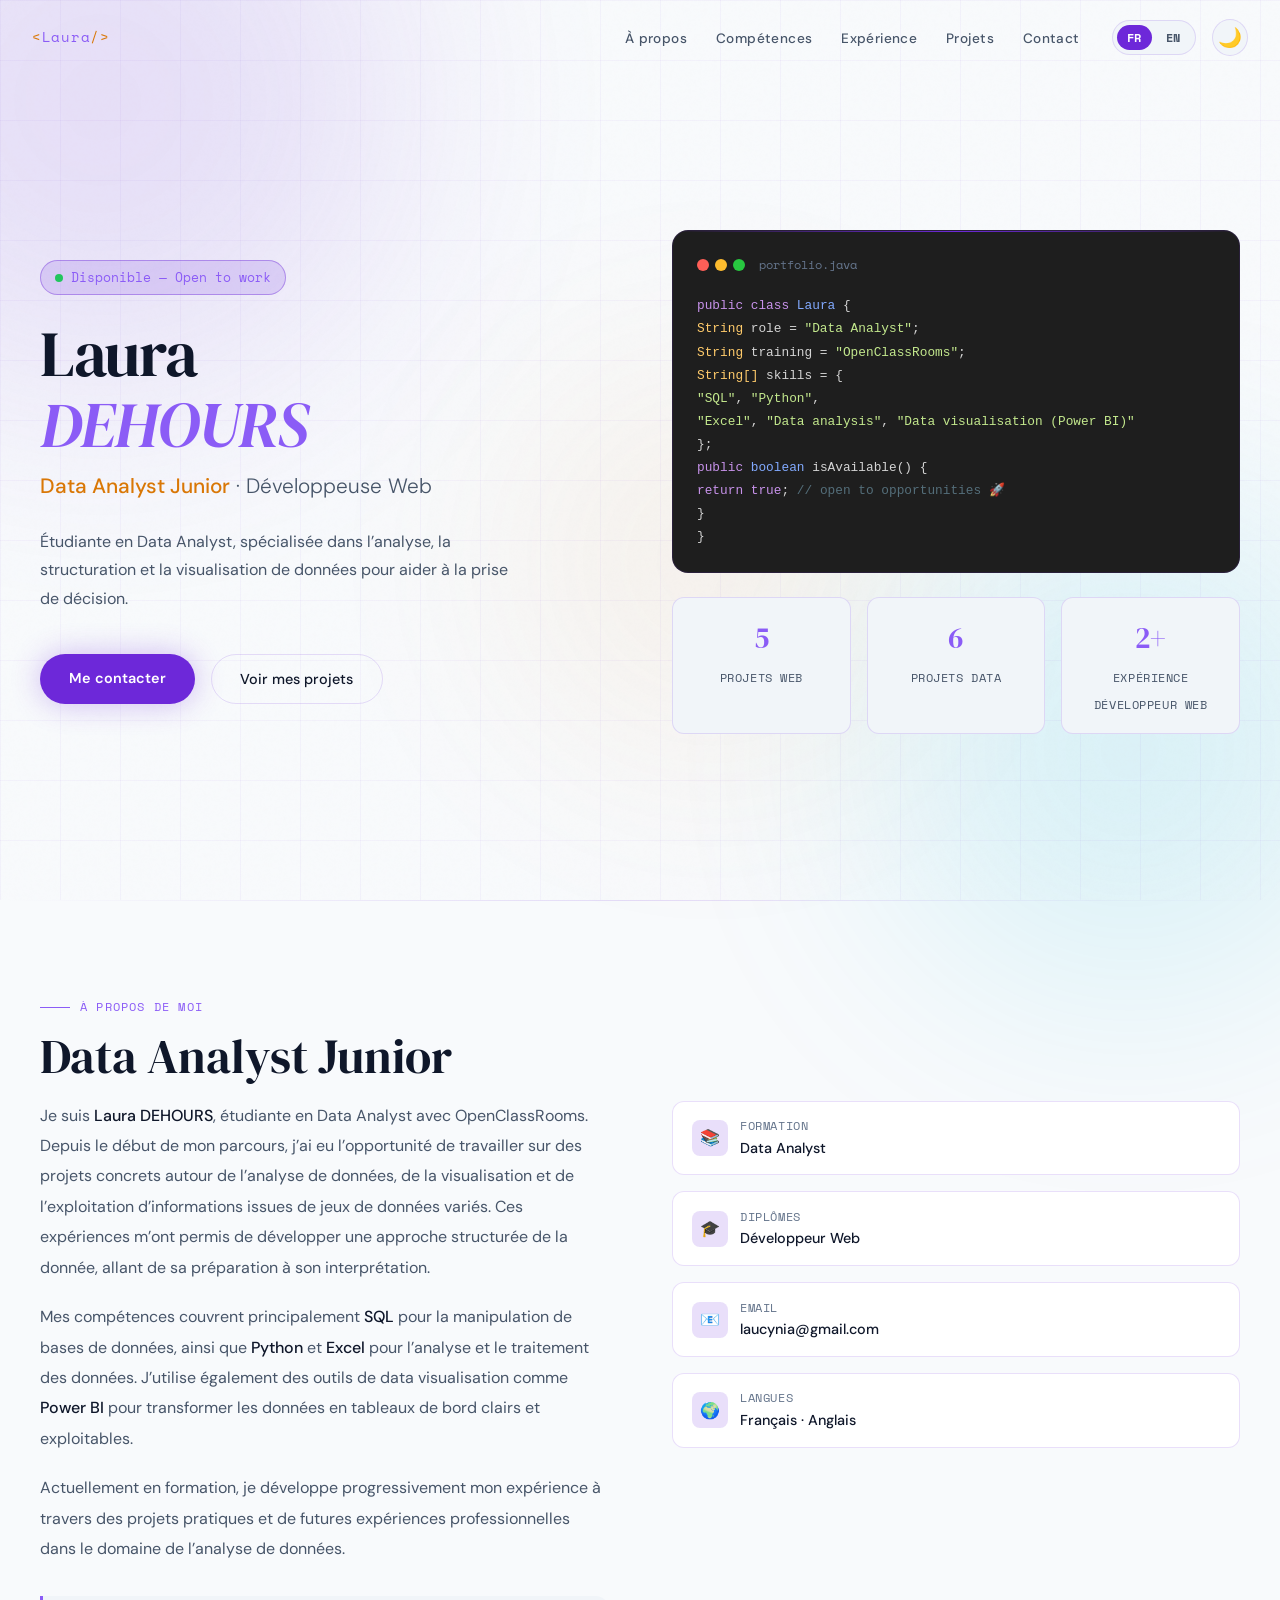
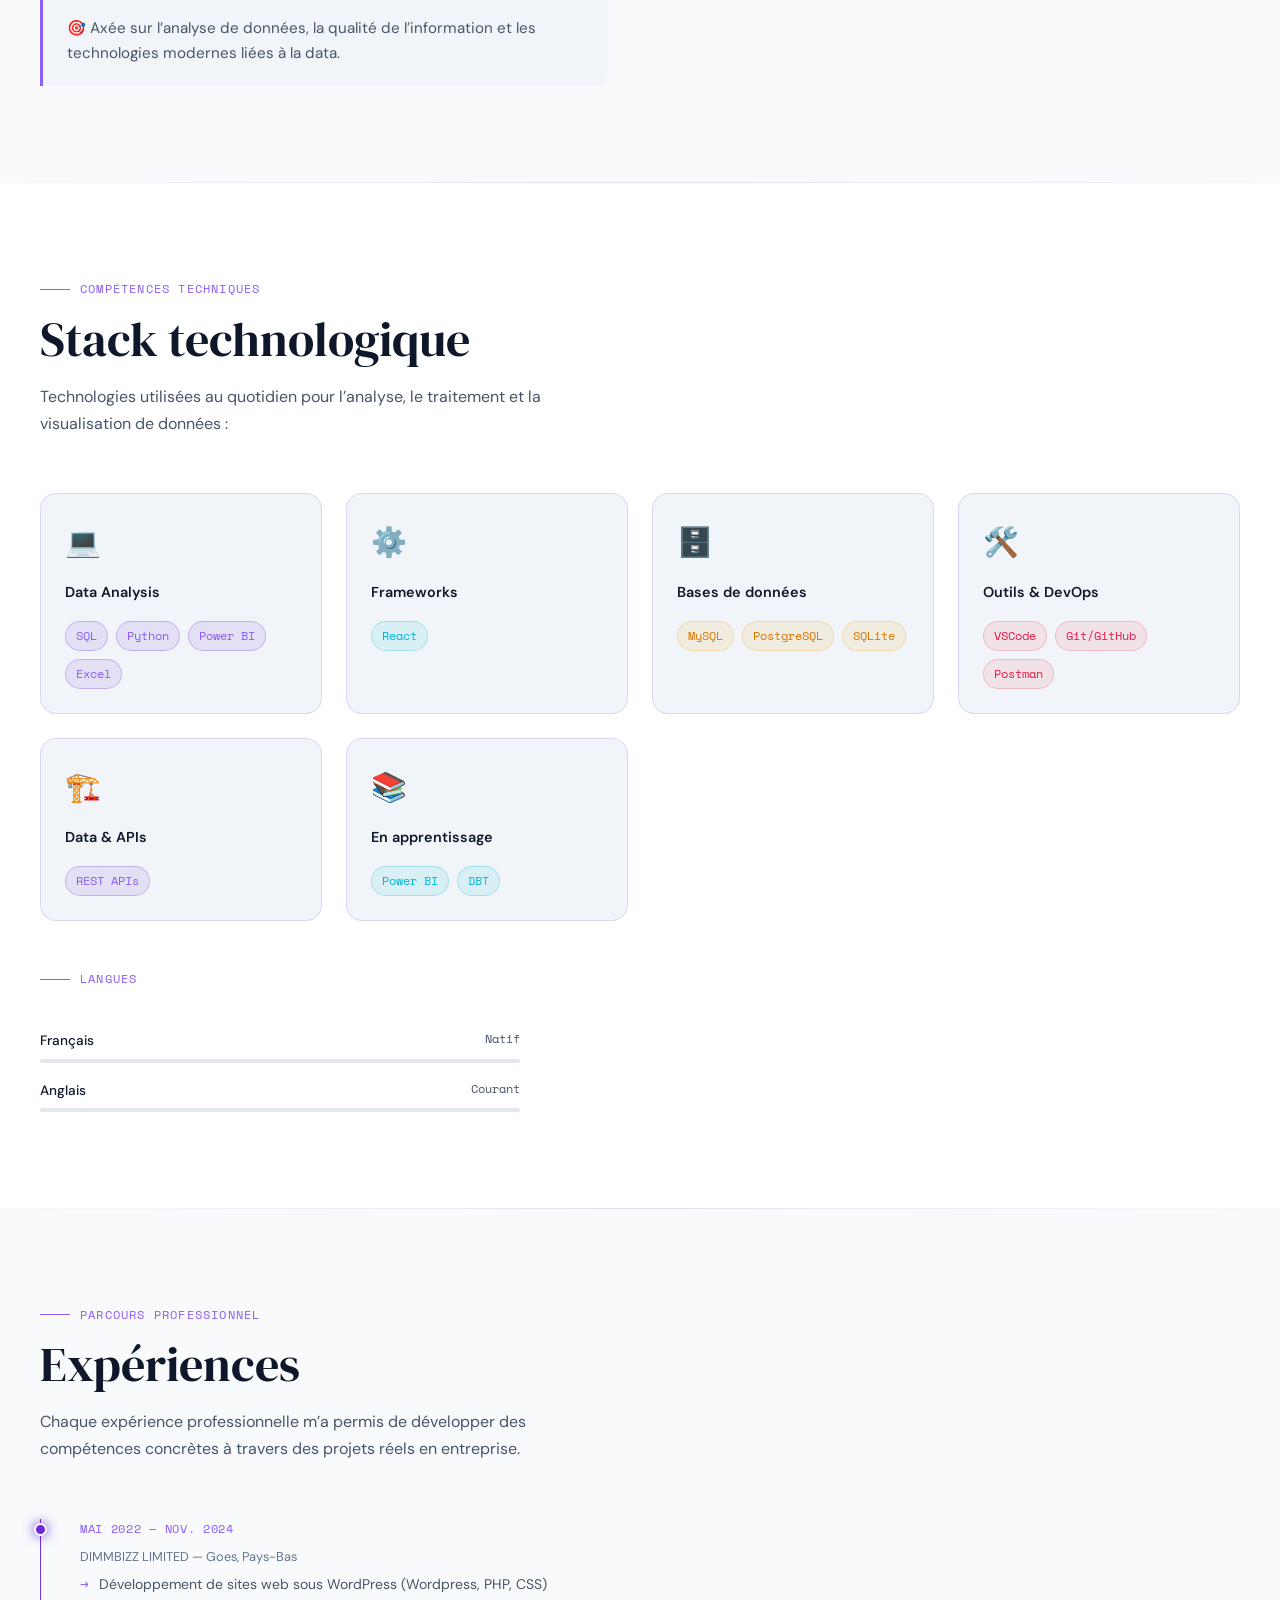
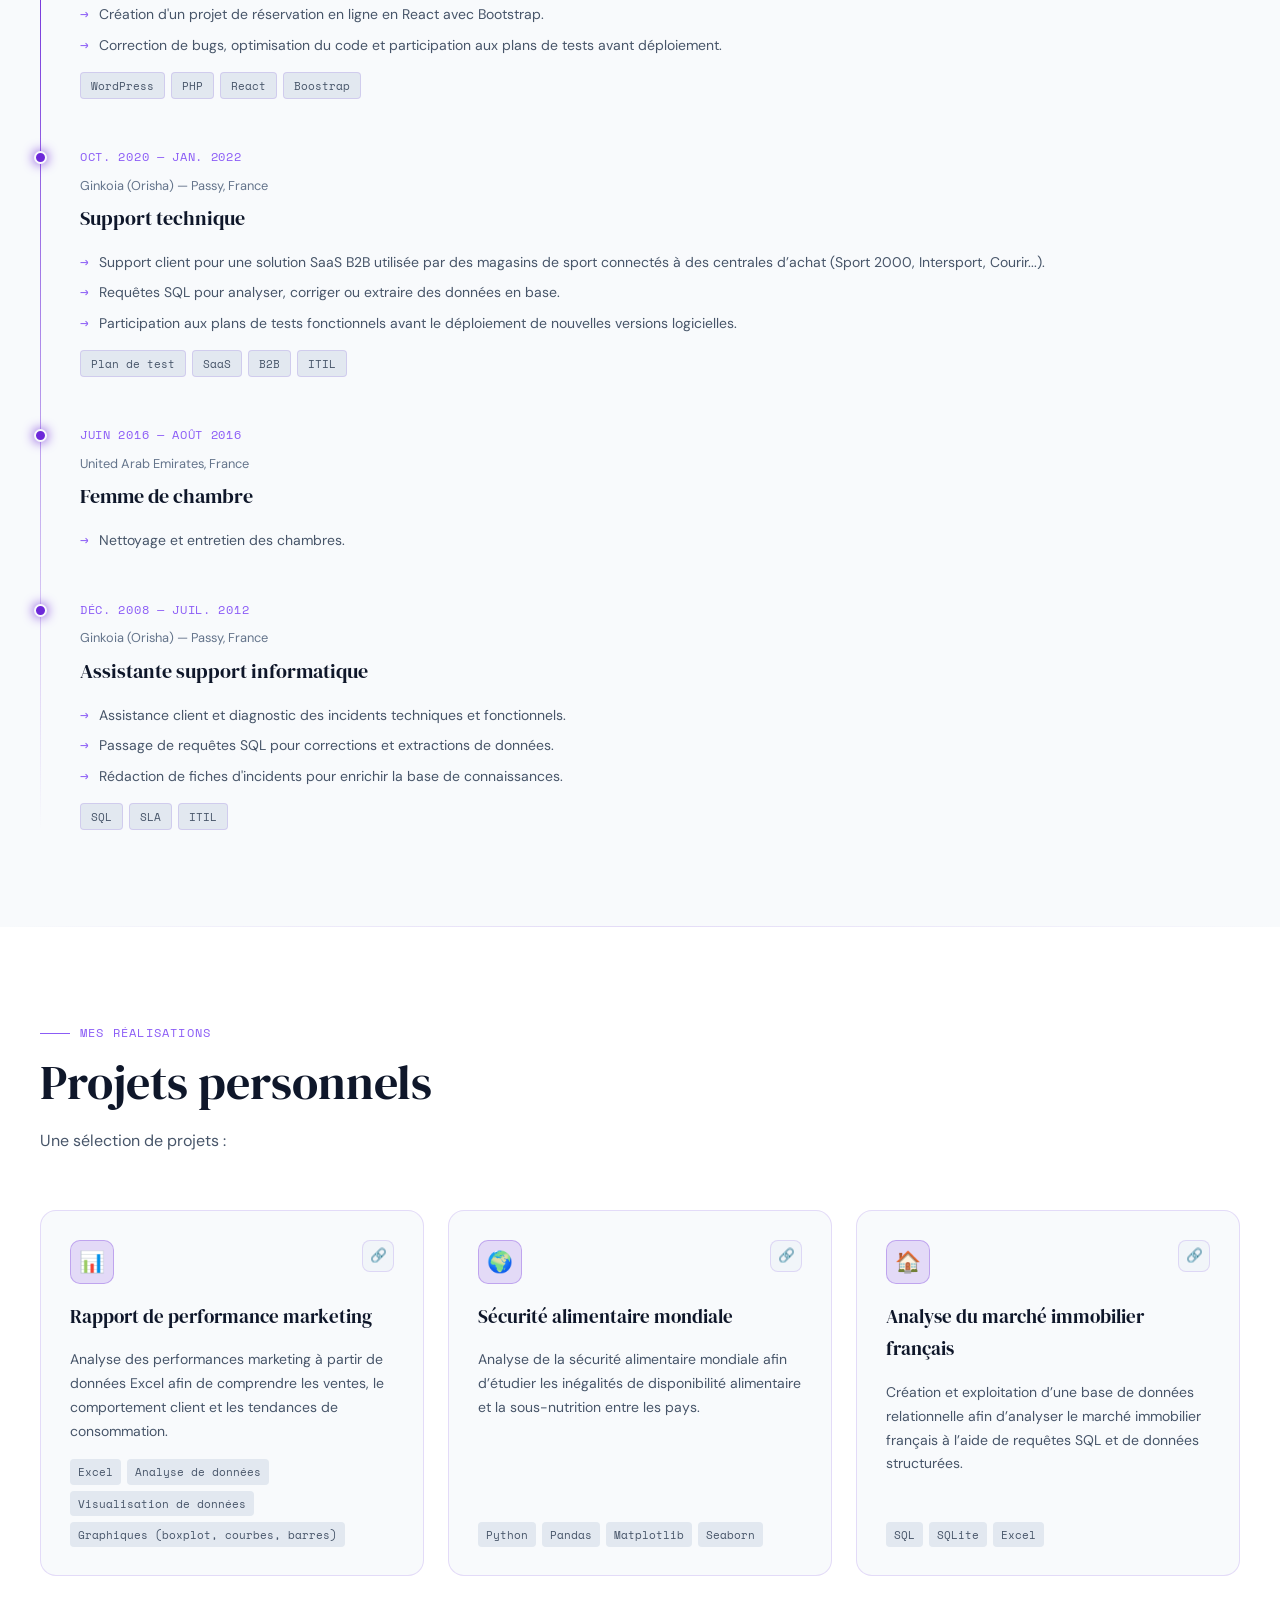
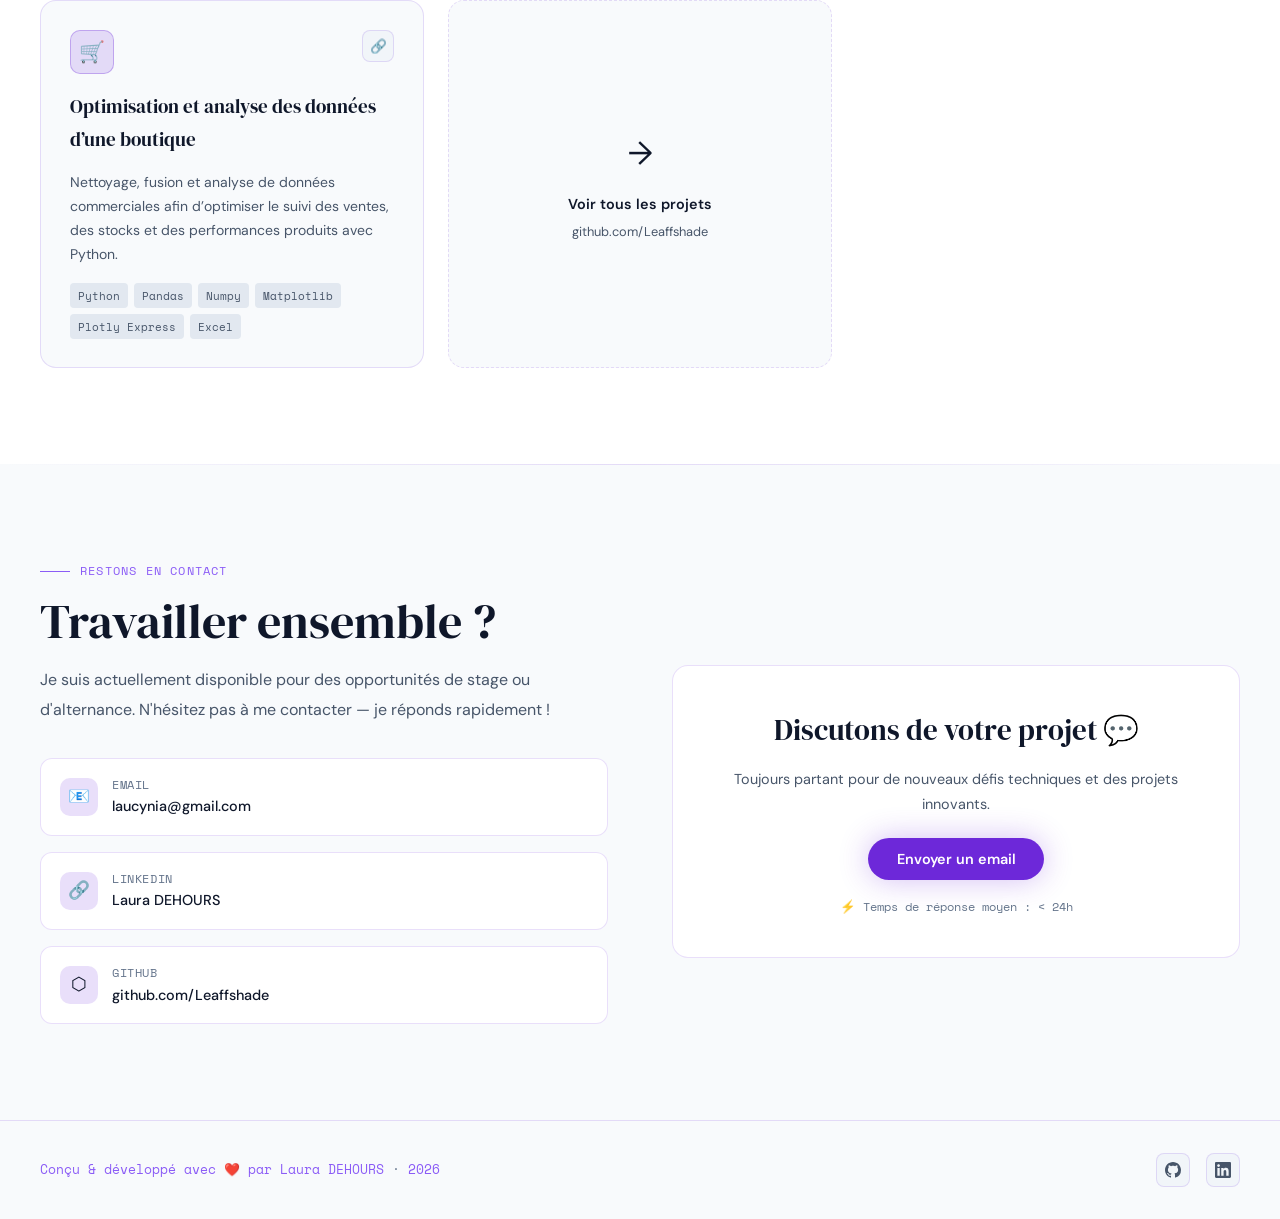
<file: Backup/index.html>
<!DOCTYPE html>
<html lang="fr" dir="ltr">

<head>
  <meta charset="UTF-8">
  <meta name="viewport" content="width=device-width, initial-scale=1.0">
  <title>Laura DEHOURS — Portfolio</title>
  <link rel="preconnect" href="https://fonts.googleapis.com">
  <link
    href="https://fonts.googleapis.com/css2?family=DM+Serif+Display:ital@0;1&family=DM+Sans:wght@300;400;500;600&family=Space+Mono:wght@400;700&family=Tajawal:wght@300;400;500;700&display=swap"
    rel="stylesheet">
  <link rel="stylesheet" href="style.css">
  <!--<style>
    /* ====== VARIABLES (LIGHT MODE DEFAULT) ====== */
    :root {
      --bg: #f8fafc;
      --surface: #ffffff;
      --surface2: #f1f5f9;
      --surface3: #e2e8f0;
      --accent: #6d28d9;
      --accent-light: #8b5cf6;
      --glow: #7c3aed;
      --cyan: #06b6d4;
      --gold: #d97706;
      --rose: #e11d48;
      --text: #0f172a;
      --text-muted: #475569;
      --text-dim: #64748b;
      --border: rgba(109, 40, 217, 0.15);

      --nav-bg-scrolled: rgba(248, 250, 252, 0.85);
      --code-bg: #1e1e1e;
      --code-text: #d4d4d4;

      --font-head: 'DM Serif Display', Georgia, serif;
      --font-body: 'DM Sans', sans-serif;
      --font-mono: 'Space Mono', monospace;
      --font-ar: 'Tajawal', sans-serif;
      --radius: 16px;
      --transition: 0.35s cubic-bezier(0.4, 0, 0.2, 1);
    }

    /* ====== VARIABLES (DARK MODE) ====== */
    [data-theme="dark"] {
      --bg: #07080f;
      --surface: #0d0f1c;
      --surface2: #13162a;
      --surface3: #1a1e35;
      --accent: #6d28d9;
      --accent-light: #8b5cf6;
      --glow: #7c3aed;
      --cyan: #06b6d4;
      --gold: #f59e0b;
      --rose: #f43f5e;
      --text: #f0f2ff;
      --text-muted: #8892b0;
      --text-dim: #4a5568;
      --border: rgba(109, 40, 217, 0.3);

      --nav-bg-scrolled: rgba(7, 8, 15, 0.85);
      --code-bg: var(--surface);
      --code-text: inherit;
    }

    /* ====== RESET ====== */
    *,
    *::before,
    *::after {
      box-sizing: border-box;
      margin: 0;
      padding: 0;
    }

    html {
      scroll-behavior: smooth;
      font-size: 16px;
    }

    body {
      font-family: var(--font-body);
      background: var(--bg);
      color: var(--text);
      line-height: 1.7;
      overflow-x: hidden;
      transition: background var(--transition), color var(--transition);
    }

    a {
      color: inherit;
      text-decoration: none;
    }

    img {
      max-width: 100%;
      display: block;
    }

    ul {
      list-style: none;
    }

    button {
      cursor: pointer;
      border: none;
      background: none;
      font-family: inherit;
    }

    /* ====== ARABIC RTL ====== */
    /*html[lang="ar"] {
      direction: rtl;
      font-family: var(--font-ar);
    }

    html[lang="ar"] body,
    html[lang="ar"] .nav-links,
    html[lang="ar"] .hero-btns,
    html[lang="ar"] .skill-tags,
    html[lang="ar"] .timeline,
    html[lang="ar"] .projects-grid,
    html[lang="ar"] .about-grid,
    html[lang="ar"] .contact-grid {
      font-family: var(--font-ar);
    }

    html[lang="ar"] .hero-name,
    html[lang="ar"] .section-title,
    html[lang="ar"] h1,
    html[lang="ar"] h2,
    html[lang="ar"] h3 {
      font-family: var(--font-ar);
      font-weight: 700;
    }

    html[lang="ar"] .timeline-item {
      padding-right: 2rem;
      padding-left: 0;
      border-right: 2px solid var(--border);
      border-left: none;
    }

    html[lang="ar"] .timeline-item::before {
      right: -7px;
      left: auto;
    }

    html[lang="ar"] .nav-logo {
      margin-left: auto;
      margin-right: 0;
    }*/

    /* ====== NOISE OVERLAY ====== */
    body::before {
      content: '';
      position: fixed;
      inset: 0;
      background-image: url("data:image/svg+xml,%3Csvg viewBox='0 0 200 200' xmlns='http://www.w3.org/2000/svg'%3E%3Cfilter id='n'%3E%3CfeTurbulence type='fractalNoise' baseFrequency='0.9' numOctaves='4' stitchTiles='stitch'/%3E%3C/filter%3E%3Crect width='100%25' height='100%25' filter='url(%23n)' opacity='0.04'/%3E%3C/svg%3E");
      opacity: 0.4;
      pointer-events: none;
      z-index: 0;
    }

    /* ====== GLOW ORBS ====== */
    .orb {
      position: fixed;
      border-radius: 50%;
      filter: blur(120px);
      opacity: 0.12;
      pointer-events: none;
      z-index: 0;
      animation: orb-float 8s ease-in-out infinite;
    }

    .orb-1 {
      width: 600px;
      height: 600px;
      background: var(--accent);
      top: -200px;
      left: -200px;
      animation-delay: 0s;
    }

    .orb-2 {
      width: 500px;
      height: 500px;
      background: var(--cyan);
      bottom: -100px;
      right: -100px;
      animation-delay: 3s;
    }

    .orb-3 {
      width: 400px;
      height: 400px;
      background: var(--gold);
      top: 40%;
      left: 40%;
      animation-delay: 5s;
      opacity: 0.07;
    }

    @keyframes orb-float {

      0%,
      100% {
        transform: translate(0, 0) scale(1);
      }

      33% {
        transform: translate(30px, -20px) scale(1.05);
      }

      66% {
        transform: translate(-20px, 15px) scale(0.97);
      }
    }

    /* ====== GRID LINES ====== */
    .grid-lines {
      position: fixed;
      inset: 0;
      background-image:
        linear-gradient(rgba(109, 40, 217, 0.04) 1px, transparent 1px),
        linear-gradient(90deg, rgba(109, 40, 217, 0.04) 1px, transparent 1px);
      background-size: 60px 60px;
      pointer-events: none;
      z-index: 0;
    }

    /* ====== NAVBAR ====== */
    #navbar {
      position: fixed;
      top: 0;
      left: 0;
      right: 0;
      z-index: 1000;
      padding: 1.2rem 2rem;
      display: flex;
      align-items: center;
      justify-content: space-between;
      transition: background var(--transition), backdrop-filter var(--transition);
    }

    #navbar.scrolled {
      background: var(--nav-bg-scrolled);
      backdrop-filter: blur(20px);
      border-bottom: 1px solid var(--border);
    }

    .nav-logo {
      font-family: var(--font-mono);
      font-size: 0.9rem;
      color: var(--accent-light);
      letter-spacing: 0.05em;
    }

    .nav-logo span {
      color: var(--gold);
    }

    .nav-right {
      display: flex;
      align-items: center;
      gap: 2rem;
    }

    .nav-links {
      display: flex;
      gap: 1.8rem;
    }

    .nav-links a {
      font-size: 0.85rem;
      font-weight: 500;
      letter-spacing: 0.03em;
      color: var(--text-muted);
      transition: color var(--transition);
      position: relative;
    }

    .nav-links a::after {
      content: '';
      position: absolute;
      bottom: -3px;
      left: 0;
      right: 0;
      height: 1px;
      background: var(--accent-light);
      transform: scaleX(0);
      transform-origin: left;
      transition: transform var(--transition);
    }

    .nav-links a:hover {
      color: var(--text);
    }

    .nav-links a:hover::after {
      transform: scaleX(1);
    }

    /* Buttons & Switchers */
    .controls-group {
      display: flex;
      align-items: center;
      gap: 1rem;
    }

    .lang-switcher {
      display: flex;
      gap: 4px;
      background: var(--surface2);
      border: 1px solid var(--border);
      border-radius: 50px;
      padding: 4px;
    }

    .lang-btn {
      padding: 4px 10px;
      border-radius: 50px;
      font-size: 0.75rem;
      font-weight: 600;
      font-family: var(--font-mono);
      color: var(--text-muted);
      transition: all var(--transition);
      letter-spacing: 0.05em;
    }

    .lang-btn.active {
      background: var(--accent);
      color: #fff;
    }

    .lang-btn:hover:not(.active) {
      color: var(--text);
    }

    .theme-btn {
      font-size: 1.2rem;
      padding: 5px;
      border-radius: 50%;
      background: var(--surface2);
      border: 1px solid var(--border);
      color: var(--text);
      display: flex;
      align-items: center;
      justify-content: center;
      transition: all var(--transition);
    }

    .theme-btn:hover {
      border-color: var(--accent-light);
      transform: scale(1.1);
    }

    .menu-toggle {
      display: none;
      flex-direction: column;
      gap: 5px;
      padding: 4px;
    }

    .menu-toggle span {
      width: 22px;
      height: 2px;
      background: var(--text);
      border-radius: 2px;
      transition: all var(--transition);
      display: block;
    }

    /* ====== HERO ====== */
    #hero {
      position: relative;
      min-height: 100vh;
      display: flex;
      align-items: center;
      padding: 8rem 2rem 4rem;
      z-index: 1;
    }

    .hero-container {
      max-width: 1200px;
      margin: 0 auto;
      width: 100%;
      display: grid;
      grid-template-columns: 1fr 1fr;
      gap: 4rem;
      align-items: center;
    }

    .hero-badge {
      display: inline-flex;
      align-items: center;
      gap: 8px;
      background: rgba(109, 40, 217, 0.15);
      border: 1px solid rgba(109, 40, 217, 0.4);
      border-radius: 50px;
      padding: 6px 14px;
      font-size: 0.8rem;
      font-family: var(--font-mono);
      color: var(--accent-light);
      margin-bottom: 1.5rem;
      animation: fade-up 0.8s ease 0.2s both;
    }

    .hero-badge::before {
      content: '';
      width: 8px;
      height: 8px;
      border-radius: 50%;
      background: #22c55e;
      animation: pulse 2s infinite;
    }

    @keyframes pulse {

      0%,
      100% {
        box-shadow: 0 0 0 0 rgba(34, 197, 94, 0.5)
      }

      50% {
        box-shadow: 0 0 0 6px rgba(34, 197, 94, 0)
      }
    }

    .hero-name {
      font-family: var(--font-head);
      font-size: clamp(2.8rem, 5vw, 4.5rem);
      font-weight: 400;
      line-height: 1.1;
      letter-spacing: -0.02em;
      margin-bottom: 0.5rem;
      animation: fade-up 0.8s ease 0.4s both;
    }

    .hero-name em {
      font-style: italic;
      color: var(--accent-light);
    }

    .hero-title {
      font-size: clamp(1rem, 2vw, 1.3rem);
      color: var(--text-muted);
      font-weight: 300;
      margin-bottom: 1.5rem;
      animation: fade-up 0.8s ease 0.5s both;
    }

    .hero-title strong {
      color: var(--gold);
      font-weight: 500;
    }

    .hero-desc {
      font-size: 1rem;
      color: var(--text-muted);
      line-height: 1.8;
      max-width: 480px;
      margin-bottom: 2.5rem;
      animation: fade-up 0.8s ease 0.6s both;
    }

    .hero-btns {
      display: flex;
      gap: 1rem;
      flex-wrap: wrap;
      animation: fade-up 0.8s ease 0.7s both;
    }

    .btn-primary {
      background: var(--accent);
      color: #fff;
      padding: 0.75rem 1.8rem;
      border-radius: 50px;
      font-weight: 600;
      font-size: 0.9rem;
      transition: all var(--transition);
      box-shadow: 0 0 30px rgba(109, 40, 217, 0.3);
    }

    .btn-primary:hover {
      background: var(--accent-light);
      transform: translateY(-2px);
      box-shadow: 0 0 40px rgba(109, 40, 217, 0.5);
    }

    .btn-secondary {
      background: transparent;
      color: var(--text);
      padding: 0.75rem 1.8rem;
      border-radius: 50px;
      font-weight: 500;
      font-size: 0.9rem;
      border: 1px solid var(--border);
      transition: all var(--transition);
    }

    .btn-secondary:hover {
      border-color: var(--accent-light);
      color: var(--accent-light);
      transform: translateY(-2px);
    }

    .hero-visual {
      position: relative;
      animation: fade-up 0.8s ease 0.5s both;
    }

    .hero-code-card {
      background: var(--code-bg);
      color: var(--code-text);
      border: 1px solid var(--border);
      border-radius: var(--radius);
      padding: 1.5rem;
      font-family: var(--font-mono);
      font-size: 0.8rem;
      position: relative;
      overflow: hidden;
    }

    .hero-code-card::before {
      content: '';
      position: absolute;
      top: 0;
      left: 0;
      right: 0;
      height: 1px;
      background: linear-gradient(90deg, transparent, var(--accent), transparent);
    }

    .code-header {
      display: flex;
      align-items: center;
      gap: 6px;
      margin-bottom: 1.2rem;
    }

    .code-dot {
      width: 12px;
      height: 12px;
      border-radius: 50%;
    }

    .code-dot.red {
      background: #ff5f57;
    }

    .code-dot.yellow {
      background: #febc2e;
    }

    .code-dot.green {
      background: #28c840;
    }

    .code-filename {
      font-size: 0.75rem;
      color: var(--text-dim);
      margin-left: 8px;
    }

    .code-line {
      line-height: 1.8;
      display: block;
    }

    .c-keyword {
      color: #c792ea;
    }

    .c-fn {
      color: #82aaff;
    }

    .c-str {
      color: #c3e88d;
    }

    .c-comment {
      color: #546e7a;
    }

    .c-num {
      color: #f78c6c;
    }

    .c-prop {
      color: #ffcb6b;
    }

    .hero-stats {
      display: grid;
      grid-template-columns: repeat(3, 1fr);
      gap: 1rem;
      margin-top: 1.5rem;
    }

    .stat-card {
      background: var(--surface2);
      border: 1px solid var(--border);
      border-radius: 12px;
      padding: 1rem;
      text-align: center;
      transition: all var(--transition);
    }

    .stat-card:hover {
      border-color: var(--accent-light);
      transform: translateY(-3px);
    }

    .stat-num {
      font-family: var(--font-head);
      font-size: 1.8rem;
      color: var(--accent-light);
      display: block;
    }

    .stat-label {
      font-size: 0.72rem;
      color: var(--text-muted);
      font-family: var(--font-mono);
      text-transform: uppercase;
      letter-spacing: 0.05em;
    }

    @keyframes fade-up {
      from {
        opacity: 0;
        transform: translateY(20px);
      }

      to {
        opacity: 1;
        transform: translateY(0);
      }
    }

    /* ====== SECTIONS ====== */
    section {
      position: relative;
      z-index: 1;
      padding: 6rem 2rem;
    }

    .section-inner {
      max-width: 1200px;
      margin: 0 auto;
    }

    .section-label {
      font-family: var(--font-mono);
      font-size: 0.75rem;
      color: var(--accent-light);
      letter-spacing: 0.1em;
      text-transform: uppercase;
      margin-bottom: 0.75rem;
      display: flex;
      align-items: center;
      gap: 10px;
    }

    .section-label::before {
      content: '';
      width: 30px;
      height: 1px;
      background: var(--accent-light);
      flex-shrink: 0;
    }

    /*html[lang="ar"] .section-label::before {
      order: 1;
    }*/

    .section-title {
      font-family: var(--font-head);
      font-size: clamp(2rem, 4vw, 3rem);
      font-weight: 400;
      line-height: 1.15;
      margin-bottom: 1rem;
    }

    .section-subtitle {
      font-size: 1rem;
      color: var(--text-muted);
      max-width: 540px;
      margin-bottom: 3.5rem;
    }

    .divider {
      width: 100%;
      height: 1px;
      background: linear-gradient(90deg, transparent, var(--border), transparent);
    }

    /* ====== ABOUT ====== */
    .about-grid {
      display: grid;
      grid-template-columns: 1fr 1fr;
      gap: 4rem;
      align-items: start;
    }

    .about-text p {
      color: var(--text-muted);
      line-height: 1.9;
      margin-bottom: 1.2rem;
    }

    .about-text p strong {
      color: var(--text);
      font-weight: 500;
    }

    .about-highlight {
      background: var(--surface2);
      border-left: 3px solid var(--accent-light);
      border-radius: 0 12px 12px 0;
      padding: 1.2rem 1.5rem;
      margin-top: 2rem;
      font-size: 0.95rem;
      color: var(--text-muted);
    }

    /*html[lang="ar"] .about-highlight {
      border-left: none;
      border-right: 3px solid var(--accent-light);
      border-radius: 12px 0 0 12px;
    }*/

    .about-info {
      display: flex;
      flex-direction: column;
      gap: 1rem;
    }

    .info-item {
      display: flex;
      align-items: center;
      gap: 12px;
      padding: 0.9rem 1.2rem;
      background: var(--surface);
      border: 1px solid var(--border);
      border-radius: 12px;
      transition: all var(--transition);
    }

    .info-item:hover {
      border-color: var(--accent-light);
      transform: translateX(4px);
    }

    /*html[lang="ar"] .info-item:hover {
      transform: translateX(-4px);
    }*/

    .info-icon {
      width: 36px;
      height: 36px;
      border-radius: 8px;
      background: rgba(109, 40, 217, 0.15);
      display: flex;
      align-items: center;
      justify-content: center;
      font-size: 1rem;
      flex-shrink: 0;
    }

    .info-content {
      flex: 1;
    }

    .info-label {
      font-size: 0.72rem;
      color: var(--text-dim);
      font-family: var(--font-mono);
      text-transform: uppercase;
      letter-spacing: 0.05em;
    }

    .info-value {
      font-size: 0.9rem;
      color: var(--text);
      font-weight: 500;
    }

    /* ====== SKILLS ====== */
    #skills {
      background: var(--surface);
    }

    .skills-grid {
      display: grid;
      grid-template-columns: repeat(auto-fill, minmax(280px, 1fr));
      gap: 1.5rem;
    }

    .skill-category {
      background: var(--surface2);
      border: 1px solid var(--border);
      border-radius: var(--radius);
      padding: 1.5rem;
      transition: all var(--transition);
      position: relative;
      overflow: hidden;
    }

    .skill-category::before {
      content: '';
      position: absolute;
      top: 0;
      left: 0;
      right: 0;
      height: 2px;
      background: linear-gradient(90deg, var(--accent), var(--cyan));
      transform: scaleX(0);
      transform-origin: left;
      transition: transform var(--transition);
    }

    .skill-category:hover::before {
      transform: scaleX(1);
    }

    .skill-category:hover {
      border-color: var(--accent-light);
      transform: translateY(-4px);
    }

    .skill-cat-icon {
      font-size: 1.8rem;
      margin-bottom: 0.8rem;
    }

    .skill-cat-title {
      font-weight: 600;
      font-size: 0.9rem;
      margin-bottom: 1rem;
      color: var(--text);
    }

    .skill-tags {
      display: flex;
      flex-wrap: wrap;
      gap: 8px;
    }

    .skill-tag {
      padding: 4px 10px;
      background: rgba(109, 40, 217, 0.1);
      border: 1px solid rgba(109, 40, 217, 0.25);
      border-radius: 50px;
      font-size: 0.75rem;
      color: var(--accent-light);
      font-family: var(--font-mono);
      transition: all var(--transition);
    }

    .skill-tag:hover {
      background: rgba(109, 40, 217, 0.25);
      border-color: var(--accent-light);
    }

    .skill-tag.cyan {
      background: rgba(6, 182, 212, 0.1);
      border-color: rgba(6, 182, 212, 0.25);
      color: var(--cyan);
    }

    .skill-tag.gold {
      background: rgba(245, 158, 11, 0.1);
      border-color: rgba(245, 158, 11, 0.25);
      color: var(--gold);
    }

    .skill-tag.rose {
      background: rgba(244, 63, 94, 0.1);
      border-color: rgba(244, 63, 94, 0.25);
      color: var(--rose);
    }

    /* LANGUAGE SKILL BARS */
    .lang-skills {
      display: flex;
      flex-direction: column;
      gap: 1rem;
      margin-top: 3rem;
    }

    .lang-header {
      display: flex;
      justify-content: space-between;
      margin-bottom: 6px;
      font-size: 0.85rem;
    }

    .lang-name {
      font-weight: 500;
    }

    .lang-level {
      color: var(--text-muted);
      font-family: var(--font-mono);
      font-size: 0.75rem;
    }

    .lang-bar {
      height: 4px;
      background: var(--surface3);
      border-radius: 4px;
      overflow: hidden;
    }

    .lang-bar-fill {
      height: 100%;
      border-radius: 4px;
      background: linear-gradient(90deg, var(--accent), var(--cyan));
      transform-origin: left;
      transform: scaleX(0);
      transition: transform 1.2s cubic-bezier(0.4, 0, 0.2, 1);
    }

    .lang-bar-fill.animate {
      transform: scaleX(1);
    }

    /* ====== EXPERIENCE ====== */
    .timeline {
      position: relative;
      display: flex;
      flex-direction: column;
      gap: 0;
    }

    .timeline::before {
      content: '';
      position: absolute;
      left: 0;
      top: 0;
      bottom: 0;
      width: 1px;
      background: linear-gradient(to bottom, var(--accent), transparent);
    }

    /*html[lang="ar"] .timeline::before {
      left: auto;
      right: 0;
    }*/

    .timeline-item {
      padding-left: 2.5rem;
      padding-bottom: 3rem;
      position: relative;
    }

    html[lang="ar"] .timeline-item {
      padding-left: 0;
      padding-right: 2.5rem;
    }

    .timeline-item:last-child {
      padding-bottom: 0;
    }

    .timeline-dot {
      position: absolute;
      left: -6px;
      top: 4px;
      width: 13px;
      height: 13px;
      border-radius: 50%;
      background: var(--accent);
      border: 2px solid var(--bg);
      box-shadow: 0 0 12px var(--accent);
    }

    html[lang="ar"] .timeline-dot {
      left: auto;
      right: -6px;
    }

    .timeline-dot.current {
      background: #22c55e;
      box-shadow: 0 0 12px #22c55e;
      animation: pulse 2s infinite;
    }

    .timeline-period {
      font-family: var(--font-mono);
      font-size: 0.72rem;
      color: var(--accent-light);
      letter-spacing: 0.06em;
      text-transform: uppercase;
      margin-bottom: 0.5rem;
    }

    .timeline-company {
      font-size: 0.8rem;
      color: var(--text-dim);
      margin-bottom: 0.3rem;
    }

    .timeline-role {
      font-family: var(--font-head);
      font-size: 1.25rem;
      margin-bottom: 1rem;
      color: var(--text);
    }

    .timeline-desc {
      list-style: none;
      display: flex;
      flex-direction: column;
      gap: 0.5rem;
    }

    .timeline-desc li {
      font-size: 0.875rem;
      color: var(--text-muted);
      display: flex;
      gap: 10px;
      line-height: 1.6;
    }

    .timeline-desc li::before {
      content: '→';
      color: var(--accent-light);
      flex-shrink: 0;
      font-family: var(--font-mono);
    }

    html[lang="ar"] .timeline-desc li::before {
      content: '←';
    }

    .timeline-tags {
      display: flex;
      flex-wrap: wrap;
      gap: 6px;
      margin-top: 1rem;
    }

    .timeline-tag {
      padding: 3px 10px;
      background: var(--surface3);
      border-radius: 4px;
      font-size: 0.7rem;
      color: var(--text-muted);
      font-family: var(--font-mono);
      border: 1px solid var(--border);
    }

    /* ====== PROJECTS ====== */
    #projects {
      background: var(--surface);
    }

    .projects-grid {
      display: grid;
      grid-template-columns: repeat(auto-fill, minmax(320px, 1fr));
      gap: 1.5rem;
    }

    .project-card {
      background: var(--bg);
      border: 1px solid var(--border);
      border-radius: var(--radius);
      padding: 1.8rem;
      transition: all var(--transition);
      display: flex;
      flex-direction: column;
      gap: 1rem;
      position: relative;
      overflow: hidden;
    }

    .project-card::after {
      content: '';
      position: absolute;
      inset: 0;
      background: radial-gradient(circle at var(--mx, 50%) var(--my, 50%), rgba(109, 40, 217, 0.08), transparent 60%);
      opacity: 0;
      transition: opacity var(--transition);
      pointer-events: none;
    }

    .project-card:hover::after {
      opacity: 1;
    }

    .project-card:hover {
      border-color: var(--accent-light);
      transform: translateY(-6px);
      box-shadow: 0 10px 30px rgba(0, 0, 0, 0.1);
    }

    [data-theme="dark"] .project-card:hover {
      box-shadow: 0 20px 40px rgba(0, 0, 0, 0.4);
    }

    .project-header {
      display: flex;
      justify-content: space-between;
      align-items: flex-start;
    }

    .project-icon {
      width: 44px;
      height: 44px;
      border-radius: 10px;
      background: rgba(109, 40, 217, 0.15);
      border: 1px solid rgba(109, 40, 217, 0.3);
      display: flex;
      align-items: center;
      justify-content: center;
      font-size: 1.3rem;
    }

    .project-links {
      display: flex;
      gap: 8px;
    }

    .project-link {
      width: 32px;
      height: 32px;
      border-radius: 8px;
      background: var(--surface2);
      border: 1px solid var(--border);
      display: flex;
      align-items: center;
      justify-content: center;
      font-size: 0.85rem;
      transition: all var(--transition);
      color: var(--text-muted);
    }

    .project-link:hover {
      border-color: var(--accent-light);
      color: var(--accent-light);
    }

    .project-name {
      font-family: var(--font-head);
      font-size: 1.2rem;
      color: var(--text);
    }

    .project-desc {
      font-size: 0.875rem;
      color: var(--text-muted);
      line-height: 1.7;
      flex: 1;
    }

    .project-stack {
      display: flex;
      flex-wrap: wrap;
      gap: 6px;
    }

    .project-tech {
      padding: 3px 8px;
      background: var(--surface3);
      border-radius: 4px;
      font-size: 0.7rem;
      color: var(--text-muted);
      font-family: var(--font-mono);
    }

    /* ====== CONTACT ====== */
    .contact-grid {
      display: grid;
      grid-template-columns: 1fr 1fr;
      gap: 4rem;
      align-items: start;
    }

    .contact-desc {
      color: var(--text-muted);
      line-height: 1.9;
      margin-bottom: 2rem;
    }

    .contact-links {
      display: flex;
      flex-direction: column;
      gap: 1rem;
    }

    .contact-link-item {
      display: flex;
      align-items: center;
      gap: 14px;
      padding: 1rem 1.2rem;
      background: var(--surface);
      border: 1px solid var(--border);
      border-radius: 12px;
      transition: all var(--transition);
      color: var(--text);
    }

    .contact-link-item:hover {
      border-color: var(--accent-light);
      transform: translateX(4px);
      background: var(--surface2);
    }

    html[lang="ar"] .contact-link-item:hover {
      transform: translateX(-4px);
    }

    .contact-link-icon {
      width: 38px;
      height: 38px;
      border-radius: 10px;
      background: rgba(109, 40, 217, 0.15);
      display: flex;
      align-items: center;
      justify-content: center;
      font-size: 1.1rem;
      flex-shrink: 0;
    }

    .contact-link-text {
      flex: 1;
    }

    .contact-link-label {
      font-size: 0.72rem;
      color: var(--text-dim);
      text-transform: uppercase;
      letter-spacing: 0.05em;
      font-family: var(--font-mono);
    }

    .contact-link-value {
      font-size: 0.9rem;
      color: var(--text);
      font-weight: 500;
    }

    .contact-cta {
      background: var(--surface);
      border: 1px solid var(--border);
      border-radius: var(--radius);
      padding: 2.5rem;
      text-align: center;
    }

    .contact-cta-title {
      font-family: var(--font-head);
      font-size: 1.8rem;
      margin-bottom: 0.75rem;
    }

    .contact-cta-sub {
      color: var(--text-muted);
      font-size: 0.9rem;
      margin-bottom: 1.8rem;
    }

    /* ====== FOOTER ====== */
    footer {
      position: relative;
      z-index: 1;
      padding: 2rem;
      text-align: center;
      border-top: 1px solid var(--border);
    }

    .footer-inner {
      max-width: 1200px;
      margin: 0 auto;
      display: flex;
      align-items: center;
      justify-content: space-between;
      flex-wrap: wrap;
      gap: 1rem;
    }

    .footer-copy {
      font-size: 0.8rem;
      color: var(--text-dim);
      font-family: var(--font-mono);
    }

    .footer-copy span {
      color: var(--accent-light);
    }

    .footer-socials {
      display: flex;
      gap: 1rem;
    }

    .footer-social {
      width: 34px;
      height: 34px;
      border-radius: 8px;
      background: var(--surface2);
      border: 1px solid var(--border);
      display: flex;
      align-items: center;
      justify-content: center;
      font-size: 0.9rem;
      color: var(--text-muted);
      transition: all var(--transition);
    }

    .footer-social:hover {
      color: var(--accent-light);
      border-color: var(--accent-light);
    }

    /* ====== SCROLL REVEAL ====== */
    .reveal {
      opacity: 0;
      transform: translateY(30px);
      transition: opacity 0.7s ease, transform 0.7s ease;
    }

    .reveal.visible {
      opacity: 1;
      transform: translateY(0);
    }

    /* ====== SCROLLBAR ====== */
    ::-webkit-scrollbar {
      width: 6px;
    }

    ::-webkit-scrollbar-track {
      background: var(--bg);
    }

    ::-webkit-scrollbar-thumb {
      background: var(--accent);
      border-radius: 6px;
    }

    /* ====== MOBILE ====== */
    @media (max-width: 900px) {
      .hero-container {
        grid-template-columns: 1fr;
        gap: 3rem;
      }

      .hero-visual {
        display: none;
      }

      .about-grid {
        grid-template-columns: 1fr;
        gap: 2rem;
      }

      .contact-grid {
        grid-template-columns: 1fr;
        gap: 2rem;
      }

      .nav-links {
        display: none;
      }

      .nav-links.open {
        display: flex;
        flex-direction: column;
        position: fixed;
        top: 0;
        left: 0;
        right: 0;
        background: var(--surface);
        padding: 5rem 2rem 2rem;
        border-bottom: 1px solid var(--border);
        z-index: 999;
        align-items: flex-start;
        gap: 1.5rem;
      }

      html[lang="ar"] .nav-links.open {
        align-items: flex-end;
      }

      .menu-toggle {
        display: flex;
        z-index: 1001;
        position: relative;
      }
    }

    @media (max-width: 600px) {
      section {
        padding: 4rem 1.2rem;
      }

      .hero-stats {
        grid-template-columns: repeat(2, 1fr);
      }

      .projects-grid {
        grid-template-columns: 1fr;
      }

      .skills-grid {
        grid-template-columns: 1fr;
      }
    }
  </style>-->
</head>

<body>

  <div class="orb orb-1"></div>
  <div class="orb orb-2"></div>
  <div class="orb orb-3"></div>
  <div class="grid-lines"></div>

  <nav id="navbar">
    <div class="nav-logo"><span>&lt;</span>Laura<span>/&gt;</span></div>
    <div class="nav-right">
      <ul class="nav-links" id="navLinks">
        <li><a href="#about" data-i18n="nav_about">À propos</a></li>
        <li><a href="#skills" data-i18n="nav_skills">Compétences</a></li>
        <li><a href="#experience" data-i18n="nav_experience">Expérience</a></li>
        <li><a href="#projects" data-i18n="nav_projects">Projets</a></li>
        <li><a href="#contact" data-i18n="nav_contact">Contact</a></li>
      </ul>

      <div class="controls-group">
        <div class="lang-switcher">
          <button class="lang-btn active" onclick="setLang('fr')">FR</button>
          <!--<button class="lang-btn" onclick="setLang('ar')">ع</button>-->
          <button class="lang-btn" onclick="setLang('en')">EN</button>
        </div>
        <button id="themeToggle" class="theme-btn" aria-label="Toggle Theme">🌙</button>
        <button class="menu-toggle" id="menuToggle" aria-label="Menu">
          <span></span><span></span><span></span>
        </button>
      </div>
    </div>
  </nav>

  <section id="hero">
    <div class="hero-container">
      <div class="hero-content">
        <div class="hero-badge" data-i18n="hero_badge">Disponible — Open to work</div>
        <h1 class="hero-name">
          Laura<br><em>DEHOURS</em>
        </h1>
        <p class="hero-title" data-i18n="hero_title"><strong>Data Analyst Junior</strong> · Développeuse Web</p>
        <p class="hero-desc" data-i18n="hero_desc">Étudiante en Data Analyst, spécialisée dans l’analyse, la structuration et la visualisation de données 
          pour aider à la prise de décision.</p>
        <div class="hero-btns">
          <a href="#contact" class="btn-primary" data-i18n="hero_cta_contact">Me contacter</a>
          <a href="#projects" class="btn-secondary" data-i18n="hero_cta_projects">Voir mes projets</a>
        </div>
      </div>
      <div class="hero-visual">
        <div class="hero-code-card">
          <div class="code-header">
            <div class="code-dot red"></div>
            <div class="code-dot yellow"></div>
            <div class="code-dot green"></div>
            <span class="code-filename">portfolio.java</span>
          </div>
          <code>
          <span class="code-line"><span class="c-keyword">public class</span> <span class="c-fn">Laura</span> {</span>
          <span class="code-line">  <span class="c-prop">String</span> role = <span class="c-str">"Data Analyst"</span>;</span>
          <span class="code-line">  <span class="c-prop">String</span> training = <span class="c-str">"OpenClassRooms"</span>;</span>
          <span class="code-line">  <span class="c-prop">String[]</span> skills = {</span>
          <span class="code-line">    <span class="c-str">"SQL"</span>, <span class="c-str">"Python"</span>,</span>
          <span class="code-line">    <span class="c-str">"Excel"</span>, <span class="c-str">"Data analysis"</span>, <span class="c-str">"Data visualisation (Power BI)"</span></span>
          <span class="code-line">  };</span>
          <span class="code-line"></span>
          <span class="code-line">  <span class="c-keyword">public</span> <span class="c-fn">boolean</span> isAvailable() {</span>
          <span class="code-line">    <span class="c-keyword">return true</span>; <span class="c-comment">// open to opportunities 🚀</span></span>
          <span class="code-line">  }</span>
          <span class="code-line">}</span>
        </code>
        </div>
        <div class="hero-stats">
          <div class="stat-card">
            <span class="stat-num">5</span>
            <span class="stat-label" data-i18n="stat_internships">Projets web</span>
          </div>
          <div class="stat-card">
            <span class="stat-num">6</span>
            <span class="stat-label" data-i18n="stat_repos">Projets data</span>
          </div>
          <div class="stat-card">
            <span class="stat-num">2+</span>
            <span class="stat-label" data-i18n="stat_techs">Expérience développeur web</span>
          </div>
        </div>
      </div>
    </div>
  </section>

  <div class="divider"></div>

  <section id="about">
    <div class="section-inner">
      <p class="section-label reveal" data-i18n="about_label">À propos de moi</p>
      <h2 class="section-title reveal" data-i18n="about_title">Data Analyst Junior<br></h2>
      <div class="about-grid reveal">
        <div class="about-text">
          <p data-i18n="about_p1">Je suis <strong>Laura DEHOURS</strong>, étudiante en Data Analyst avec OpenClassRooms. Depuis le début de mon parcours, j’ai eu l’opportunité 
          de travailler sur des projets concrets autour de l’analyse de données, de la visualisation et de l’exploitation d’informations issues de jeux de données variés.
          Ces expériences m’ont permis de développer une approche structurée de la donnée, allant de sa préparation à son interprétation.</p>
          <p data-i18n="about_p2">Mes compétences couvrent principalement <strong>SQL</strong> pour la manipulation de bases de données, ainsi que <strong>Python</strong>
          et <strong>Excel</strong> pour l’analyse et le traitement des données. J’utilise également des outils de data visualisation comme <strong>Power BI</strong> pour 
          transformer les données en tableaux de bord clairs et exploitables.</p>
          <p data-i18n="about_p3">Actuellement en formation, je développe progressivement mon expérience à travers des projets pratiques et de futures expériences professionnelles dans le domaine de l’analyse de données.</p>
          <div class="about-highlight" data-i18n="about_highlight">
            🎯 Axée sur l’analyse de données, la qualité de l’information et les technologies modernes liées à la data.
          </div>
        </div>
        <div class="about-info">
          <div class="info-item">
            <div class="info-icon">📚</div>
            <div class="info-content">
              <div class="info-label" data-i18n="info_edu_label">Formation</div>
              <div class="info-value" data-i18n="info_edu_val">Data Analyst</div>
            </div>
          </div>
          <div class="info-item">
            <div class="info-icon">🎓</div>
            <div class="info-content">
              <div class="info-label" data-i18n="info_loc_label">Diplômes</div>
              <div class="info-value" data-i18n="hero_role">Développeur Web</div>
            </div>
          </div>
          <div class="info-item">
            <div class="info-icon">📧</div>
            <div class="info-content">
              <div class="info-label" data-i18n="info_email_label">Email</div>
              <div class="info-value">laucynia@gmail.com</div>
            </div>
          </div>
          <!--<div class="info-item">
            <div class="info-icon">📍</div>
            <div class="info-content">
              <div class="info-label" data-i18n="info_loc_label">Localisation</div>
              <div class="info-value" data-i18n="info_loc_val">Bons-en-Chablais, France</div>
            </div>
          </div>
          <div class="info-item">
            <div class="info-icon">📧</div>
            <div class="info-content">
              <div class="info-label" data-i18n="info_email_label">Email</div>
              <div class="info-value">laucynia@gmail.com</div>
            </div>
          </div>
          <div class="info-item">
            <div class="info-icon">📱</div>
            <div class="info-content">
              <div class="info-label" data-i18n="info_phone_label">Téléphone</div>
              <div class="info-value">+212 6 59 33 37 60</div>
            </div>
          </div>-->
          <div class="info-item">
            <div class="info-icon">🌍</div>
            <div class="info-content">
              <div class="info-label" data-i18n="info_lang_label">Langues</div>
              <div class="info-value" data-i18n="info_lang_val">Français · Anglais</div>
            </div>
          </div>
        </div>
      </div>
    </div>
  </section>

  <div class="divider"></div>

  <section id="skills">
    <div class="section-inner">
      <p class="section-label reveal" data-i18n="skills_label">Compétences techniques</p>
      <h2 class="section-title reveal" data-i18n="skills_title">Stack technologique</h2>
      <p class="section-subtitle reveal" data-i18n="skills_subtitle">Technologies utilisées au quotidien pour l’analyse, le traitement et la visualisation de données :</p>
      <div class="skills-grid reveal">
        <div class="skill-category">
          <div class="skill-cat-icon">💻</div>
          <div class="skill-cat-title" data-i18n="sk_lang">Data Analysis</div>
          <div class="skill-tags">
            <span class="skill-tag">SQL</span>
            <span class="skill-tag">Python</span>
            <span class="skill-tag">Power BI</span>
            <span class="skill-tag">Excel</span>
          </div>
        </div>
        <div class="skill-category">
          <div class="skill-cat-icon">⚙️</div>
          <div class="skill-cat-title" data-i18n="sk_fw">Frameworks</div>
          <div class="skill-tags">
            <span class="skill-tag cyan">React</span>
          </div>
        </div>
        <div class="skill-category">
          <div class="skill-cat-icon">🗄️</div>
          <div class="skill-cat-title" data-i18n="sk_db">Bases de données</div>
          <div class="skill-tags">
            <span class="skill-tag gold">MySQL</span>
            <span class="skill-tag gold">PostgreSQL</span>
            <span class="skill-tag gold">SQLite</span>
          </div>
        </div>
        <div class="skill-category">
          <div class="skill-cat-icon">🛠️</div>
          <div class="skill-cat-title" data-i18n="sk_tools">Outils & DevOps</div>
          <div class="skill-tags">
            <span class="skill-tag rose">VSCode</span>
            <span class="skill-tag rose">Git/GitHub</span>
            <span class="skill-tag rose">Postman</span>
          </div>
        </div>
        <div class="skill-category">
          <div class="skill-cat-icon">🏗️</div>
          <div class="skill-cat-title" data-i18n="sk_arch">Data & APIs</div>
          <div class="skill-tags">
            <span class="skill-tag">REST APIs</span>
          </div>
        </div>
        <div class="skill-category">
          <div class="skill-cat-icon">📚</div>
          <div class="skill-cat-title" data-i18n="sk_learn">En apprentissage</div>
          <div class="skill-tags">
            <span class="skill-tag cyan">Power BI</span>
            <span class="skill-tag cyan">DBT</span>
          </div>
        </div>
      </div>

      <div class="lang-skills reveal" style="margin-top: 3rem; max-width: 480px;">
        <p class="section-label" style="margin-bottom:1.5rem" data-i18n="sk_lang_human">Langues</p>
        <div class="lang-item">
          <div class="lang-header"><span class="lang-name" data-i18n="lang_fr">Français</span><span
              class="lang-level" data-i18n="native">Natif</span></div>
          <div class="lang-bar">
            <div class="lang-bar-fill" data-width="1.0"></div>
          </div>
        </div>
        <div class="lang-item">
          <div class="lang-header"><span class="lang-name" data-i18n="lang_en">Anglais</span><span
              class="lang-level" data-i18n="fluent">Courant</span></div>
          <div class="lang-bar">
            <div class="lang-bar-fill" data-width="0.9"></div>
          </div>
        </div>
        <!--<div class="lang-item">
          <div class="lang-header"><span class="lang-name" data-i18n="lang_en">Anglais</span><span
              class="lang-level">C1</span></div>
          <div class="lang-bar">
            <div class="lang-bar-fill" data-width="0.9"></div>
          </div>
        </div>-->
        <!--<div class="lang-item">
          <div class="lang-header"><span class="lang-name" data-i18n="lang_it">Italien</span><span
              class="lang-level">A2</span></div>
          <div class="lang-bar">
            <div class="lang-bar-fill" data-width="0.3"></div>
          </div>
        </div>-->
      </div>
    </div>
  </section>

  <div class="divider"></div>

  <section id="experience">
    <div class="section-inner">
      <p class="section-label reveal" data-i18n="exp_label">Parcours professionnel</p>
      <h2 class="section-title reveal" data-i18n="exp_title">Expériences</h2>
      <p class="section-subtitle reveal" data-i18n="exp_subtitle">Chaque expérience professionnelle m’a permis de développer des compétences concrètes 
        à travers des projets réels en entreprise.</p>
      <div class="timeline reveal">
        <div class="timeline-item">
          <!--<div class="timeline-dot current"></div> NO REMOVE IT, GREEN DOT FOR ACTUAL JOB -->
          <div class="timeline-dot"></div>
          <div class="timeline-period" data-i18n="exp1_period">Mai 2022 — Nov. 2024</div>
          <div class="timeline-company" data-i18n="exp1_company">DIMMBIZZ LIMITED — Goes,
            Pays-Bas</div>
          <!--<div class="timeline-role" data-i18n="exp1_role">Stage Fin d'Études</div>-->
          <ul class="timeline-desc">
            <li data-i18n="exp1_d1">Développement de sites web sous WordPress (Wordpress, PHP, CSS)</li>
            <li data-i18n="exp1_d2">Création d'un projet de réservation en ligne en React avec Bootstrap.</li>
            <li data-i18n="exp1_d3">Correction de bugs, optimisation du code et participation aux plans 
       de tests avant déploiement.</li>
          </ul>
          <div class="timeline-tags">
            <span class="timeline-tag">WordPress</span>
            <span class="timeline-tag">PHP</span>
            <span class="timeline-tag">React</span>
            <span class="timeline-tag">Boostrap</span>
          </div>
        </div>
        <div class="timeline-item">
          <div class="timeline-dot"></div>
          <div class="timeline-period" data-i18n="exp2_period">Oct. 2020 — Jan. 2022</div>
          <div class="timeline-company" data-i18n="exp2_company">Ginkoia (Orisha) — Passy, France</div>
          <div class="timeline-role" data-i18n="exp2_role">Support technique</div>
          <ul class="timeline-desc">
            <li data-i18n="exp2_d1">Support client pour une solution SaaS B2B utilisée par des magasins de
sport connectés à des centrales d’achat (Sport 2000, Intersport, Courir...).</li>
            <li data-i18n="exp2_d2">Requêtes SQL pour analyser, corriger ou extraire des données en base.</li>
            <li data-i18n="exp2_d3">Participation aux plans de tests fonctionnels avant le déploiement 
       de nouvelles versions logicielles.</li>
          </ul>
          <div class="timeline-tags">
            <span class="timeline-tag" data-i18n="timeline_tag_testplan">Plan de test</span>
            <span class="timeline-tag">SaaS</span>
            <span class="timeline-tag">B2B</span>
            <span class="timeline-tag">ITIL</span>
          </div>
        </div>
        <div class="timeline-item">
          <div class="timeline-dot"></div>
          <div class="timeline-period" data-i18n="exp3_period">Juin 2016 — Août 2016</div>
          <div class="timeline-company" data-i18n="exp3_company">United Arab Emirates, France</div>
          <div class="timeline-role" data-i18n="exp3_role">Femme de chambre</div>
          <ul class="timeline-desc">
            <li data-i18n="exp3_d1">Nettoyage et entretien des chambres.</li>
            <!--<li data-i18n="exp3_d2">Développement avec Python (Flask), HTML, CSS, JavaScript et le moteur de template
              Jinja.</li>
            <li data-i18n="exp3_d3">Gestion d'une base de données MySQL pour le stockage et l'accès aux données
              fiscales.</li>-->
          </ul>
          <!--<div class="timeline-tags">
            <span class="timeline-tag">Python</span>
            <span class="timeline-tag">Flask</span>
            <span class="timeline-tag">Jinja</span>
            <span class="timeline-tag">MySQL</span>
          </div>-->
        </div>
        <div class="timeline-item">
          <div class="timeline-dot"></div>
          <div class="timeline-period" data-i18n="exp4_period">Déc. 2008 — Juil. 2012</div>
          <div class="timeline-company" data-i18n="exp4_company">Ginkoia (Orisha) — Passy, France</div>
          <div class="timeline-role" data-i18n="exp4_role">Assistante support informatique</div>
          <ul class="timeline-desc">
            <li data-i18n="exp4_d1">Assistance client et diagnostic des incidents techniques et fonctionnels.</li>
            <li data-i18n="exp4_d2">Passage de requêtes SQL pour corrections et extractions de données.</li>
            <li data-i18n="exp4_d3">Rédaction de fiches d'incidents pour enrichir la base de connaissances.</li>
          </ul>
          <div class="timeline-tags">
            <span class="timeline-tag">SQL</span>
            <span class="timeline-tag">SLA</span>
            <span class="timeline-tag">ITIL</span>
          </div>
        </div>
      </div>
    </div>
  </section>

  <div class="divider"></div>

  <section id="projects">
    <div class="section-inner">
      <p class="section-label reveal" data-i18n="proj_label">Mes réalisations</p>
      <h2 class="section-title reveal" data-i18n="proj_title">Projets personnels</h2>
      <p class="section-subtitle reveal" data-i18n="proj_subtitle">Une sélection de projets :</p>
      <div class="projects-grid reveal">

        <div class="project-card" onmousemove="cardGlow(event,this)">
          <div class="project-header">
            <div class="project-icon">📊</div>
            <div class="project-links">
              <a href="https://github.com/Leaffshade/marketing-report-analysis" target="_blank" class="project-link"
                title="GitHub"><!--⬡-->🔗</a>
            </div>
          </div>
          <div class="project-name" data-i18n="p1_name">Rapport de performance marketing</div>
          <div class="project-desc" data-i18n="p1_desc">Analyse des performances marketing à partir de données Excel afin de comprendre les ventes, le comportement client et les tendances de consommation.</div>
          <div class="project-stack">
            <span class="project-tech">Excel</span>
            <span class="project-tech" data-i18n="skills_tools1">Analyse de données</span>
            <span class="project-tech" data-i18n="skills_tools2">Visualisation de données</span>
            <span class="project-tech" data-i18n="skills_tools3">Graphiques (boxplot, courbes, barres)</span>
          </div>
        </div>

        <div class="project-card" onmousemove="cardGlow(event,this)">
          <div class="project-header">
            <div class="project-icon">🌍</div>
            <div class="project-links">
              <a href="https://github.com/Leaffshade/world-food-security-analysis" target="_blank" class="project-link"
                title="GitHub"><!--⬡-->🔗</a>
            </div>
          </div>
          <div class="project-name" data-i18n="p2_name">Sécurité alimentaire mondiale</div>
          <div class="project-desc" data-i18n="p2_desc">Analyse de la sécurité alimentaire mondiale afin d’étudier les inégalités de disponibilité alimentaire et la sous-nutrition entre les pays.</div>
          <div class="project-stack">
            <span class="project-tech">Python</span>
            <span class="project-tech">Pandas</span>
            <span class="project-tech">Matplotlib</span>
            <span class="project-tech">Seaborn</span>
          </div>
        </div>

        <div class="project-card" onmousemove="cardGlow(event,this)">
          <div class="project-header">
            <div class="project-icon">🏠</div>
            <div class="project-links">
              <a href="https://github.com/Leaffshade/french-real-estate-analysis" target="_blank" class="project-link" title="GitHub"><!--⬡-->🔗</a>
            </div>
          </div>
          <div class="project-name" data-i18n="p3_name">Analyse du marché immobilier français</div>
          <div class="project-desc" data-i18n="p3_desc">Création et exploitation d’une base de données relationnelle afin d’analyser 
            le marché immobilier français à l’aide de requêtes SQL et de données structurées.</div>
          <div class="project-stack">
            <span class="project-tech">SQL</span>
            <span class="project-tech">SQLite</span>
            <span class="project-tech">Excel</span>
          </div>
        </div>

        <div class="project-card" onmousemove="cardGlow(event,this)">
          <div class="project-header">
            <div class="project-icon">🛒</div>
            <div class="project-links">
              <a href="https://github.com/Leaffshade/retail-data-optimization-analysis" target="_blank" class="project-link" title="GitHub"><!--⬡-->🔗</a>
            </div>
          </div>
          <div class="project-name" data-i18n="p4_name">Optimisation et analyse des données d’une boutique</div>
          <div class="project-desc" data-i18n="p4_desc">Nettoyage, fusion et analyse de données commerciales afin d’optimiser le suivi des ventes, 
            des stocks et des performances produits avec Python.</div>
          <div class="project-stack">
            <span class="project-tech">Python</span>
            <span class="project-tech">Pandas</span>
            <span class="project-tech">Numpy</span>
            <span class="project-tech">Matplotlib</span>
            <span class="project-tech">Plotly Express</span>
            <span class="project-tech">Excel</span>
          </div>
        </div>

        <!--<div class="project-card" onmousemove="cardGlow(event,this)">
          <div class="project-header">
            <div class="project-icon">🍽️</div>
            <div class="project-links">
              <a href="https://github.com/Leaffshade/resto-universitaire" target="_blank" class="project-link"
                title="GitHub">⬡</a>
            </div>
          </div>
          <div class="project-name" data-i18n="p5_name">Resto-Universitaire</div>
          <div class="project-desc" data-i18n="p5_desc">Application de gestion centralisée pour la restauration
            universitaire, incluant le suivi des repas et la facturation.</div>
          <div class="project-stack">
            <span class="project-tech">Java</span>
            <span class="project-tech">MySQL</span>
            <span class="project-tech">UI Design</span>
          </div>
        </div>-->

        <div class="project-card" onmousemove="cardGlow(event,this)"
          style="border-style: dashed; display:flex; align-items:center; justify-content:center; min-height:200px; cursor:pointer;"
          onclick="window.open('https://github.com/Leaffshade?tab=repositories','_blank')">
          <div style="text-align:center">
            <div style="font-size:2rem;margin-bottom:0.75rem;">→</div>
            <div style="font-weight:600;font-size:0.9rem;" data-i18n="proj_more">Voir tous les projets</div>
            <div style="font-size:0.8rem;color:var(--text-muted);margin-top:0.3rem;">github.com/Leaffshade</div>
          </div>
        </div>
      </div>
    </div>
  </section>

  <div class="divider"></div>

  <section id="contact">
    <div class="section-inner">
      <p class="section-label reveal" data-i18n="contact_label">Restons en contact</p>
      <h2 class="section-title reveal" data-i18n="contact_title">Travailler ensemble ?</h2>
      <div class="contact-grid reveal">
        <div>
          <p class="contact-desc" data-i18n="contact_desc">Je suis actuellement disponible pour des opportunités de
            stage ou d'alternance. N'hésitez pas à me contacter — je réponds rapidement !</p>
          <div class="contact-links">
            <a href="mailto:laucynia@gmail.com" class="contact-link-item">
              <div class="contact-link-icon">📧</div>
              <div class="contact-link-text">
                <div class="contact-link-label" data-i18n="contact_email">Email</div>
                <div class="contact-link-value">laucynia@gmail.com</div>
              </div>
            </a>
            <a href="https://www.linkedin.com/in/laura-mrs" target="_blank" class="contact-link-item">
              <div class="contact-link-icon">🔗</div>
              <div class="contact-link-text">
                <div class="contact-link-label">LinkedIn</div>
                <div class="contact-link-value">Laura DEHOURS</div>
              </div>
            </a>
            <a href="https://github.com/Leaffshade" target="_blank" class="contact-link-item">
              <div class="contact-link-icon">⬡</div>
              <div class="contact-link-text">
                <div class="contact-link-label">GitHub</div>
                <div class="contact-link-value">github.com/Leaffshade</div>
              </div>
            </a>
            <!--<a href="tel:+212659333760" class="contact-link-item">
              <div class="contact-link-icon">📱</div>
              <div class="contact-link-text">
                <div class="contact-link-label" data-i18n="contact_phone">Téléphone</div>
                <div class="contact-link-value">+212 6 59 33 37 60</div>
              </div>
            </a>-->
          </div>
        </div>
        <div class="contact-cta">
          <div class="contact-cta-title" data-i18n="cta_title">Discutons de votre projet 💬</div>
          <p class="contact-cta-sub" data-i18n="cta_sub">Toujours partant pour de nouveaux défis techniques et des
            projets innovants.</p>
          <a href="mailto:laucynia@gmail.com" class="btn-primary" data-i18n="cta_btn">Envoyer un email</a>
          <div style="margin-top:1.5rem;font-size:0.78rem;color:var(--text-dim);font-family:var(--font-mono)"
            data-i18n="cta_time">⚡ Temps de réponse moyen : &lt; 24h</div>
        </div>
      </div>
    </div>
  </section>

  <footer>
    <div class="footer-inner">
      <div class="footer-copy">
        <span data-i18n="footer_copy">Conçu & développé avec ❤️ par</span> <span>Laura DEHOURS</span> ·


        <span>
          <script>document.write(new Date().getFullYear());</script>
        </span>
      </div>
      <div class="footer-socials">
        <a href="https://github.com/Leaffshade" target="_blank" class="footer-social" title="GitHub">
          <svg width="16" height="16" viewBox="0 0 24 24" fill="currentColor">
            <path
              d="M12 0C5.37 0 0 5.37 0 12c0 5.31 3.435 9.795 8.205 11.385.6.105.825-.255.825-.57 0-.285-.015-1.23-.015-2.235-3.015.555-3.795-.735-4.035-1.41-.135-.345-.72-1.41-1.23-1.695-.42-.225-1.02-.78-.015-.795.945-.015 1.62.87 1.845 1.23 1.08 1.815 2.805 1.305 3.495.99.105-.78.42-1.305.765-1.605-2.67-.3-5.46-1.335-5.46-5.925 0-1.305.465-2.385 1.23-3.225-.12-.3-.54-1.53.12-3.18 0 0 1.005-.315 3.3 1.23.96-.27 1.98-.405 3-.405s2.04.135 3 .405c2.295-1.56 3.3-1.23 3.3-1.23.66 1.65.24 2.88.12 3.18.765.84 1.23 1.905 1.23 3.225 0 4.605-2.805 5.625-5.475 5.925.435.375.81 1.095.81 2.22 0 1.605-.015 2.895-.015 3.3 0 .315.225.69.825.57A12.02 12.02 0 0024 12c0-6.63-5.37-12-12-12z" />
          </svg>
        </a>
        <a href="https://www.linkedin.com/in/laura-mrs" target="_blank" class="footer-social"
          title="LinkedIn">
          <svg width="16" height="16" viewBox="0 0 24 24" fill="currentColor">
            <path
              d="M20.447 20.452h-3.554v-5.569c0-1.328-.027-3.037-1.852-3.037-1.853 0-2.136 1.445-2.136 2.939v5.667H9.351V9h3.414v1.561h.046c.477-.9 1.637-1.85 3.37-1.85 3.601 0 4.267 2.37 4.267 5.455v6.286zM5.337 7.433c-1.144 0-2.063-.926-2.063-2.065 0-1.138.92-2.063 2.063-2.063 1.14 0 2.064.925 2.064 2.063 0 1.139-.925 2.065-2.064 2.065zm1.782 13.019H3.555V9h3.564v11.452zM22.225 0H1.771C.792 0 0 .774 0 1.729v20.542C0 23.227.792 24 1.771 24h20.451C23.2 24 24 23.227 24 22.271V1.729C24 .774 23.2 0 22.222 0h.003z" />
          </svg>
        </a>
      </div>
    </div>
  </footer>

 <!-- <script>
    // ============ THEME TOGGLE ============
    const themeToggle = document.getElementById('themeToggle');
    const htmlEl = document.documentElement;

    // Check saved theme or default to light
    const savedTheme = localStorage.getItem('theme') || 'light';
    if (savedTheme === 'dark') {
      htmlEl.setAttribute('data-theme', 'dark');
      themeToggle.textContent = '☀️';
    } else {
      themeToggle.textContent = '🌙';
    }

    themeToggle.addEventListener('click', () => {
      const isDark = htmlEl.getAttribute('data-theme') === 'dark';
      if (isDark) {
        htmlEl.removeAttribute('data-theme');
        localStorage.setItem('theme', 'light');
        themeToggle.textContent = '🌙';
      } else {
        htmlEl.setAttribute('data-theme', 'dark');
        localStorage.setItem('theme', 'dark');
        themeToggle.textContent = '☀️';
      }
    });

    // ============ TRANSLATIONS ============
    const i18n = {
      fr: {
        nav_about: "À propos", nav_skills: "Compétences", nav_experience: "Expérience", nav_projects: "Projets", nav_contact: "Contact",
        hero_badge: "Disponible — Open to work",
        hero_role: "Développeuse Web",
        hero_title: "<strong>Data Analyst Junior</strong> · Développeuse Web",
        hero_desc: "Intéressée par l’analyse de données et les technologies liées à la data, je développe mes compétences en SQL, Excel, Python et Power BI, avec une attention particulière portée à la qualité des données et à la clarté des analyses.",
        hero_cta_contact: "Me contacter", hero_cta_projects: "Voir mes projets",
        stat_internships: "Projets web", stat_repos: "Projets data", stat_techs: "ans d'expérience développeur web",
        about_label: "À propos de moi",
        about_title: "Data Analyst Junior<br>", /*passionnée & curieuse",*/
        about_p1: "Je suis <strong>Laura DEHOURS</strong>, étudiante en Data Analyst avec OpenClassRooms. Depuis le début de mon parcours, j’ai eu l’opportunité de travailler sur des projets concrets autour de l’analyse de données, de la visualisation et de l’exploitation d’informations issues de jeux de données variés. Ces expériences m’ont permis de développer une approche structurée de la donnée, allant de sa préparation à son interprétation.",
        about_p2: "Mes compétences couvrent principalement <strong>SQL</strong>  pour la manipulation de bases de données, ainsi que <strong>Python</strong> et <strong>Excel</strong> pour l’analyse et le traitement des données. J’utilise également des outils de data visualisation comme <strong>Power BI</strong> pour transformer les données en tableaux de bord clairs et exploitables. ",
        about_p3: "Actuellement en formation, je développe progressivement mon expérience à travers des projets pratiques et de futures expériences professionnelles dans le domaine de l’analyse de données.",
        about_highlight: "🎯 Axée sur l’analyse de données, la qualité de l’information et les technologies modernes liées à la data.",
        info_edu_label: "Formation", info_edu_val: "Data Analyst",
        /*info_loc_label: "Localisation", info_loc_val: "Rabat, Maroc",*/
        info_email_label: "Email", /*info_phone_label: "Téléphone",*/
        info_lang_label: "Langues", info_lang_val: "Français · Anglais",
        skills_label: "Compétences techniques", skills_title: "Stack technologique",
        skills_subtitle: "Des technologies que j'utilise au quotidien pour créer des applications robustes et performantes.",
        sk_lang: "Langages", sk_fw: "Frameworks", sk_db: "Bases de données",
        sk_tools: "Outils & DevOps", sk_arch: "Architecture", sk_learn: "En apprentissage",
        sk_lang_human: "Langues",
        lang_fr: "Français", lang_en: "Anglais",
        native: "Natif",
        fluent: "Courant",
        exp_label: "Parcours professionnel", exp_title: "Expériences & Stages",
        exp_subtitle: "Chaque stage m'a permis de développer des compétences concrètes sur des projets réels en entreprise.",
        exp1_period: "Fév 2026 — Présent", exp1_company: "Administration des Douanes et Impôts Indirects — Rabat, Maroc",
        exp1_role: "Stage Fin d'Études",
        exp1_d1: "Conception d'une plateforme Full-Stack (Spring Boot, React, MySQL) pour le scheduling et monitoring en temps réel de flux Talend Jobs.",
        exp1_d2: "Implémentation d'un moteur de scheduling dynamique basé sur Quartz Scheduler avec gestion des expressions CRON complexes.",
        exp1_d3: "Développement d'un dashboard de monitoring en temps réel via WebSockets (STOMP) et Chart.js.",
        exp2_period: "Juin 2025 — Juil 2025", exp2_company: "DXC Technology Morocco — Rabat, Maroc",
        exp2_role: "Stage Développeur Web",
        exp2_d1: "Développement d'une application web interne pour la gestion des stagiaires chez DXC Technology Maroc.",
        exp2_d2: "Interface utilisateur en HTML, CSS et JavaScript avec navigation fluide et gestion de formulaires métier.",
        exp2_d3: "Backend Java avec Spring Boot et Thymeleaf ; base de données MySQL via JDBC avec upload de CVs.",
        exp3_period: "Juin 2024 — Juil 2024", exp3_company: "Direction Générale des Impôts — Rabat, Maroc",
        exp3_role: "Stage Développeur Web",
        exp3_d1: "Création d'une application web pour la gestion et l'analyse de données fiscales avec authentification sécurisée.",
        exp3_d2: "Développement avec Python (Flask), HTML, CSS, JavaScript et le moteur de template Jinja.",
        exp3_d3: "Gestion d'une base de données MySQL pour le stockage et l'accès aux données fiscales.",
        exp4_period: "Juin 2023 — Juil 2023", exp4_company: "WEBAXUS — Témara, Maroc",
        exp4_role: "Stage Data / Web Scraping",
        exp4_d1: "Extraction automatisée de données web (web scraping) avec Python — Selenium et BeautifulSoup.",
        exp4_d2: "Analyse et structuration des données collectées selon les besoins des projets.",
        exp4_d3: "Scripts d'automatisation de la collecte d'information, améliorant l'efficacité de l'équipe.",
        proj_label: "Mes réalisations", proj_title: "Projets personnels",
        proj_subtitle: "Une sélection de projets développés par curiosité et passion pour le code.",
        p1_name: "Vroom Application", p1_desc: "Plateforme innovante de location et gestion de véhicules offrant une interface utilisateur fluide et un back-end robuste.",
        p2_name: "Covoiturage Mobile", p2_desc: "Application mobile de covoiturage conçue pour faciliter les trajets partagés de manière sécurisée et intuitive.",
        p3_name: "ServicePro", p3_desc: "Plateforme de mise en relation permettant aux utilisateurs de trouver et de réserver des services professionnels facilement.",
        p4_name: "BankApp", p4_desc: "Mini-application bancaire web avec gestion de comptes, opérations financières et stockage des données sécurisé.",
        p5_name: "Resto-Universitaire", p5_desc: "Application de gestion centralisée pour la restauration universitaire, incluant le suivi des repas et la facturation.",
        proj_more: "Voir tous les projets",
        contact_label: "Restons en contact", contact_title: "Travailler ensemble ?",
        contact_desc: "Je suis actuellement disponible pour des opportunités de stage, de collaboration ou d'emploi. N'hésitez pas à me contacter — je réponds rapidement !",
        contact_email: "Email", contact_phone: "Téléphone",
        cta_title: "Discutons de votre projet 💬",
        cta_sub: "Toujours partant pour de nouveaux défis techniques et des projets innovants.",
        cta_btn: "Envoyer un email",
        cta_time: "⚡ Temps de réponse moyen : < 24h",
        footer_copy: "Conçu & développé avec ❤️ par"
      },
      /*ar: {
        nav_about: "من أنا", nav_skills: "المهارات", nav_experience: "الخبرة", nav_projects: "المشاريع", nav_contact: "التواصل",
        hero_badge: "متاح للعمل",
        hero_title: "<strong>مهندس برمجيات</strong> · مطوّر Full-Stack",
        hero_desc: "شغوف بإنشاء حلول ويب مبتكرة، أصمم تطبيقات متينة تجمع بين الأداء العالي والهندسة النظيفة وتجربة المستخدم المتميزة.",
        hero_cta_contact: "تواصل معي", hero_cta_projects: "مشاريعي",
        stat_internships: "تدريبات", stat_repos: "مستودعات", stat_techs: "تقنيات",
        about_label: "نبذة عني",
        about_title: "مهندس Full-Stack<br>شغوف وفضولي",
        about_p1: "أنا <strong>بهاء الدين العساوي</strong>، طالب في هندسة البرمجيات بالجامعة الدولية بالرباط. خلال مسيرتي، أتيحت لي فرصة العمل على مشاريع حقيقية في بيئات مهنية متنوعة.",
        about_p2: "تخصصي يغطي تطوير <strong>Full-Stack</strong> مع خبرة خاصة في Java/Spring Boot للـ back-end وJavaScript/React للـ front-end، مع إتقان قواعد البيانات العلائقية.",
        about_p3: "حالياً أتدرب في <strong>إدارة الجمارك والضرائب غير المباشرة</strong>، أعمل على منصة مراقبة في الوقت الفعلي باستخدام WebSockets وQuartz Scheduler.",
        about_highlight: "🎯 شغوف بالهندسة البرمجية النظيفة وأداء التطبيقات والتقنيات الحديثة كـ Docker والـ microservices.",
        info_edu_label: "التعليم", info_edu_val: "هندسة البرمجيات — UIR الرباط",
        info_loc_label: "الموقع", info_loc_val: "الرباط، المغرب",
        info_email_label: "البريد الإلكتروني", info_phone_label: "الهاتف",
        info_lang_label: "اللغات", info_lang_val: "العربية · الفرنسية · الإنجليزية · الإيطالية",
        skills_label: "المهارات التقنية", skills_title: "مجموعة تقنياتي",
        skills_subtitle: "التقنيات التي أستخدمها يومياً لبناء تطبيقات قوية وعالية الأداء.",
        sk_lang: "لغات البرمجة", sk_fw: "الأطر البرمجية", sk_db: "قواعد البيانات",
        sk_tools: "الأدوات و DevOps", sk_arch: "الهندسة المعمارية", sk_learn: "قيد التعلم",
        sk_lang_human: "اللغات البشرية",
        lang_ar: "العربية", lang_fr: "الفرنسية", lang_en: "الإنجليزية", lang_it: "الإيطالية",
        exp_label: "المسار المهني", exp_title: "التجارب والتدريبات",
        exp_subtitle: "كل تدريب منحني مهارات عملية على مشاريع حقيقية في بيئة مهنية.",
        exp1_period: "فبراير 2026 — حالياً", exp1_company: "إدارة الجمارك والضرائب غير المباشرة — الرباط، المغرب",
        exp1_role: "تدريب نهاية الدراسة",
        exp1_d1: "تصميم وتطوير منصة Full-Stack (Spring Boot, React 19, MySQL) لجدولة ومراقبة تدفقات Talend Jobs في الوقت الفعلي.",
        exp1_d2: "تطبيق محرك جدولة ديناميكي باستخدام Quartz Scheduler مع إدارة تعبيرات CRON المعقدة.",
        exp1_d3: "تطوير لوحة مراقبة في الوقت الفعلي عبر WebSockets (STOMP) و Chart.js.",
        exp2_period: "يونيو 2025 — يوليو 2025", exp2_company: "DXC Technology Morocco — الرباط، المغرب",
        exp2_role: "تدريب مطوّر ويب",
        exp2_d1: "تطوير تطبيق ويب داخلي لإدارة المتدربين في DXC Technology المغرب.",
        exp2_d2: "واجهة مستخدم بـ HTML وCSS وJavaScript مع تنقل سلس وإدارة النماذج.",
        exp2_d3: "Backend بـ Java مع Spring Boot وThymeleaf؛ قاعدة بيانات MySQL عبر JDBC مع رفع السير الذاتية.",
        exp3_period: "يونيو 2024 — يوليو 2024", exp3_company: "المديرية العامة للضرائب — الرباط، المغرب",
        exp3_role: "تدريب مطوّر ويب",
        exp3_d1: "إنشاء تطبيق ويب لإدارة وتحليل البيانات الضريبية مع صفحة مصادقة آمنة.",
        exp3_d2: "تطوير التطبيق باستخدام Python (Flask) وHTML وCSS وJavaScript وJinja.",
        exp3_d3: "إدارة قاعدة بيانات MySQL لتخزين البيانات الضريبية والوصول إليها.",
        exp4_period: "يونيو 2023 — يوليو 2023", exp4_company: "WEBAXUS — تمارة، المغرب",
        exp4_role: "تدريب استخلاص البيانات",
        exp4_d1: "استخلاص آلي للبيانات من الويب باستخدام Python مع Selenium وBeautifulSoup.",
        exp4_d2: "تحليل وهيكلة البيانات المجمعة وفق احتياجات المشاريع.",
        exp4_d3: "نصوص برمجية لأتمتة جمع المعلومات، مما حسّن كفاءة الفريق.",
        proj_label: "إنجازاتي", proj_title: "مشاريع شخصية",
        proj_subtitle: "مجموعة مختارة من المشاريع التي طورتها بدافع الفضول والشغف بالبرمجة.",
        p1_name: "Vroom Application", p1_desc: "منصة مبتكرة لتأجير وإدارة السيارات توفر واجهة مستخدم سلسة ونظام خلفي قوي.",
        p2_name: "Covoiturage Mobile", p2_desc: "تطبيق جوال لمشاركة السيارات مصمم لتسهيل الرحلات المشتركة بطريقة آمنة وبديهية.",
        p3_name: "ServicePro", p3_desc: "منصة تواصل تتيح للمستخدمين العثور على الخدمات المهنية وحجزها بسهولة.",
        p4_name: "BankApp", p4_desc: "تطبيق بنكي صغير لإدارة الحسابات والعمليات المالية مع تخزين آمن للبيانات.",
        p5_name: "Resto-Universitaire", p5_desc: "تطبيق إدارة مركزي للمطاعم الجامعية، يشمل تتبع الوجبات وإدارة الفواتير.",
        proj_more: "عرض جميع المشاريع",
        contact_label: "ابقَ على تواصل", contact_title: "نعمل معاً؟",
        contact_desc: "متاح حالياً للتدريبات والتعاون وفرص العمل. لا تتردد في التواصل معي — أرد بسرعة!",
        contact_email: "البريد الإلكتروني", contact_phone: "الهاتف",
        cta_title: "لنتحدث عن مشروعك 💬",
        cta_sub: "دائماً مستعد لتحديات تقنية جديدة ومشاريع مبتكرة.",
        cta_btn: "إرسال بريد إلكتروني",
        cta_time: "⚡ متوسط وقت الرد: أقل من 24 ساعة",
        footer_copy: "صُمّم وطُوِّر بـ ❤️ بواسطة"
      },*/
      en: {
        nav_about: "About", nav_skills: "Skills", nav_experience: "Experience", nav_projects: "Projects", nav_contact: "Contact",
        hero_badge: "Available — Open to work",
        hero_role: "Web Developer",
        hero_title: "<strong>Junior Data Analyst</strong> · Web Developer",
        hero_desc: "Interested in data analysis and data-related technologies, I'm developing my skills in SQL, Excel, Python, and Power BI, with particular attention to data quality and the clarity of analyses.",
        hero_cta_contact: "Get in touch", hero_cta_projects: "View my projects",
        stat_internships: "Web projects", stat_repos: "Data projects", stat_techs: "years of web development experience",
        about_label: "About me",
        about_title: "Junior Data Analyst<br>",
        about_p1: "I'm <strong>Laura DEHOURS</strong>, Data Analyst student with OpenClassrooms. Since the beginning of my journey, I have had the opportunity to work on concrete projects around data analysis, visualization, and the use of information from various datasets. These experiences have allowed me to develop a structured approach to data, from its preparation to its interpretation.",
        about_p2: "My skills mainly cover <strong>SQL</strong> for database manipulation, as well as <strong>Python</strong> and <strong>Excel</strong> for data analysis and processing. I also use data visualization tools such as <strong>Power BI</strong> to turn data into clear and actionable dashboards.",
        about_p3: "Currently in training, I'm progressively building my experience through practical projects and future professional experience in the field of data analysis.",
        about_highlight: "🎯 Focused on data analysis, data quality, and modern data-related technologies.",
        info_edu_label: "Education", info_edu_val: "Data Analyst",
        /*info_loc_label: "Location", info_loc_val: "Rabat, Morocco",*/
        info_email_label: "Email", /*info_phone_label: "Phone",*/
        info_lang_label: "Languages", info_lang_val: "French · English",
        skills_label: "Technical Skills", skills_title: "Technology stack",
        skills_subtitle: "Technologies I use daily to build robust and high-performance applications.",
        sk_lang: "Languages", sk_fw: "Frameworks", sk_db: "Databases",
        sk_tools: "Tools & DevOps", sk_arch: "Architecture", sk_learn: "Currently learning",
        sk_lang_human: "Languages",
        lang_fr: "French", lang_en: "English",
        native: "Native",
        fluent: "Fluent",
        exp_label: "Professional journey", exp_title: "Experience & Internships",
        exp_subtitle: "Each internship let me develop concrete skills on real professional projects.",
        exp1_period: "Feb 2026 — Present", exp1_company: "Administration des Douanes et Impôts Indirects — Rabat, Morocco",
        exp1_role: "End-of-Studies Internship",
        exp1_d1: "Design and development of a Full-Stack platform (Spring Boot, React, MySQL) for scheduling and real-time monitoring of Talend Jobs data flows.",
        exp1_d2: "Implementation of a dynamic scheduling engine based on Quartz Scheduler, managing complex CRON expressions and automatic archiving.",
        exp1_d3: "Development of a real-time monitoring dashboard using WebSockets (STOMP) and Chart.js for instant tracking of performance metrics.",
        exp2_period: "Jun 2025 — Jul 2025", exp2_company: "DXC Technology Morocco — Rabat, Morocco",
        exp2_role: "Web Developer Intern",
        exp2_d1: "Development of an internal web application for intern management at DXC Technology Morocco.",
        exp2_d2: "UI designed in HTML, CSS, and JavaScript ensuring smooth navigation and business form management.",
        exp2_d3: "Java backend with Spring Boot and Thymeleaf; MySQL database via JDBC with CV upload functionality.",
        exp3_period: "Jun 2024 — Jul 2024", exp3_company: "Direction Générale des Impôts — Rabat, Morocco",
        exp3_role: "Web Developer Intern",
        exp3_d1: "Creation of a web application for tax data management and analysis with a secure authentication page.",
        exp3_d2: "Developed using Python (Flask), HTML, CSS, JavaScript, and the Jinja template engine.",
        exp3_d3: "MySQL database management for storing and easily accessing tax data.",
        exp4_period: "Jun 2023 — Jul 2023", exp4_company: "WEBAXUS — Témara, Morocco",
        exp4_role: "Data / Web Scraping Intern",
        exp4_d1: "Automated web data extraction (web scraping) using Python with Selenium and BeautifulSoup.",
        exp4_d2: "Analysis and structuring of collected data to meet project requirements.",
        exp4_d3: "Automation scripts for online information gathering, improving team efficiency.",
        proj_label: "My work", proj_title: "Personal Projects",
        proj_subtitle: "A selection of projects built out of curiosity and passion for coding.",
        p1_name: "Vroom Application", p1_desc: "Innovative car rental and management platform offering a seamless user interface and robust backend architecture.",
        p2_name: "Covoiturage Mobile", p2_desc: "Mobile carpooling application designed to facilitate shared rides in a secure and intuitive manner.",
        p3_name: "ServicePro", p3_desc: "Matchmaking platform allowing users to easily find and book professional services.",
        p4_name: "BankApp", p4_desc: "Web banking mini-app for account management, financial operations, and secure data storage.",
        p5_name: "Resto-Universitaire", p5_desc: "Centralized management application for university dining, including meal tracking and billing.",
        proj_more: "View all projects",
        contact_label: "Let's connect", contact_title: "Work together?",
        contact_desc: "I'm currently available for internship opportunities, collaborations or employment. Don't hesitate to reach out — I respond quickly!",
        contact_email: "Email", contact_phone: "Phone",
        cta_title: "Let's discuss your project 💬",
        cta_sub: "Always up for new technical challenges and innovative projects.",
        cta_btn: "Send an email",
        cta_time: "⚡ Average response time: < 24h",
        footer_copy: "Designed & built with ❤️ by"
      }
    };

    let currentLang = 'fr';

    function setLang(lang) {
      currentLang = lang;
      const html = document.documentElement;
      html.setAttribute('lang', lang);
      html.setAttribute('dir', lang === 'ar' ? 'rtl' : 'ltr');

      // Update buttons
      document.querySelectorAll('.lang-btn').forEach(btn => {
        btn.classList.remove('active');
      });
      event.target.classList.add('active');

      // Update all translated elements
      document.querySelectorAll('[data-i18n]').forEach(el => {
        const key = el.getAttribute('data-i18n');
        if (i18n[lang][key] !== undefined) {
          el.innerHTML = i18n[lang][key];
        }
      });
    }

    // ============ NAVBAR SCROLL ============
    const navbar = document.getElementById('navbar');
    window.addEventListener('scroll', () => {
      navbar.classList.toggle('scrolled', window.scrollY > 50);
    });

    // ============ MOBILE MENU ============
    const menuToggle = document.getElementById('menuToggle');
    const navLinks = document.getElementById('navLinks');
    menuToggle.addEventListener('click', () => {
      navLinks.classList.toggle('open');
    });
    navLinks.querySelectorAll('a').forEach(a => {
      a.addEventListener('click', () => navLinks.classList.remove('open'));
    });

    // ============ SCROLL REVEAL ============
    const observer = new IntersectionObserver((entries) => {
      entries.forEach((entry, i) => {
        if (entry.isIntersecting) {
          setTimeout(() => entry.target.classList.add('visible'), i * 80);
          observer.unobserve(entry.target);
        }
      });
    }, { threshold: 0.1 });

    document.querySelectorAll('.reveal').forEach(el => observer.observe(el));

    // ============ LANGUAGE BAR ANIMATION ============
    const barObserver = new IntersectionObserver((entries) => {
      entries.forEach(entry => {
        if (entry.isIntersecting) {
          const fills = entry.target.querySelectorAll('.lang-bar-fill');
          fills.forEach(fill => {
            const w = fill.getAttribute('data-width');
            fill.style.width = (parseFloat(w) * 100) + '%';
            fill.classList.add('animate');
          });
          barObserver.unobserve(entry.target);
        }
      });
    }, { threshold: 0.3 });

    document.querySelectorAll('.lang-skills').forEach(el => barObserver.observe(el));

    // Ensure bar fills take actual width
    document.querySelectorAll('.lang-bar-fill').forEach(fill => {
      const w = fill.getAttribute('data-width');
      fill.style.width = (parseFloat(w) * 100) + '%';
      fill.style.transform = 'scaleX(0)';
    });

    // ============ PROJECT CARD GLOW ============
    function cardGlow(e, card) {
      const rect = card.getBoundingClientRect();
      const x = ((e.clientX - rect.left) / rect.width) * 100;
      const y = ((e.clientY - rect.top) / rect.height) * 100;
      card.style.setProperty('--mx', x + '%');
      card.style.setProperty('--my', y + '%');
    }

    // ============ SMOOTH ANCHOR ============
    document.querySelectorAll('a[href^="#"]').forEach(a => {
      a.addEventListener('click', e => {
        const target = document.querySelector(a.getAttribute('href'));
        if (target) {
          e.preventDefault();
          target.scrollIntoView({ behavior: 'smooth', block: 'start' });
        }
      });
    });
  </script>-->
  <script src="script.js"></script>
</body>

</html>
</file>
<file: style.css>
<<<<<<< HEAD
  /* ====== VARIABLES (LIGHT MODE DEFAULT) ====== */
    :root {
      --bg: #f8fafc;
      --surface: #ffffff;
      --surface2: #f1f5f9;
      --surface3: #e2e8f0;
      --accent: #6d28d9;
      --accent-light: #8b5cf6;
      --glow: #7c3aed;
      --cyan: #06b6d4;
      --gold: #d97706;
      --rose: #e11d48;
      --text: #0f172a;
      --text-muted: #475569;
      --text-dim: #64748b;
      --border: rgba(109, 40, 217, 0.15);

      --nav-bg-scrolled: rgba(248, 250, 252, 0.85);
      --code-bg: #1e1e1e;
      --code-text: #d4d4d4;

      --font-head: 'DM Serif Display', Georgia, serif;
      --font-body: 'DM Sans', sans-serif;
      --font-mono: 'Space Mono', monospace;
      --font-ar: 'Tajawal', sans-serif;
      --radius: 16px;
      --transition: 0.35s cubic-bezier(0.4, 0, 0.2, 1);
    }

    /* ====== VARIABLES (DARK MODE) ====== */
    [data-theme="dark"] {
      --bg: #07080f;
      --surface: #0d0f1c;
      --surface2: #13162a;
      --surface3: #1a1e35;
      --accent: #6d28d9;
      --accent-light: #8b5cf6;
      --glow: #7c3aed;
      --cyan: #06b6d4;
      --gold: #f59e0b;
      --rose: #f43f5e;
      --text: #f0f2ff;
      --text-muted: #8892b0;
      --text-dim: #4a5568;
      --border: rgba(109, 40, 217, 0.3);

      --nav-bg-scrolled: rgba(7, 8, 15, 0.85);
      --code-bg: var(--surface);
      --code-text: inherit;
    }

    /* ====== RESET ====== */
    *,
    *::before,
    *::after {
      box-sizing: border-box;
      margin: 0;
      padding: 0;
    }

    html {
      scroll-behavior: smooth;
      font-size: 16px;
    }

    body {
      font-family: var(--font-body);
      background: var(--bg);
      color: var(--text);
      line-height: 1.7;
      overflow-x: hidden;
      transition: background var(--transition), color var(--transition);
    }

    a {
      color: inherit;
      text-decoration: none;
    }

    img {
      max-width: 100%;
      display: block;
    }

    ul {
      list-style: none;
    }

    button {
      cursor: pointer;
      border: none;
      background: none;
      font-family: inherit;
    }

    /* ====== ARABIC RTL ====== */
    /*html[lang="ar"] {
      direction: rtl;
      font-family: var(--font-ar);
    }

    html[lang="ar"] body,
    html[lang="ar"] .nav-links,
    html[lang="ar"] .hero-btns,
    html[lang="ar"] .skill-tags,
    html[lang="ar"] .timeline,
    html[lang="ar"] .projects-grid,
    html[lang="ar"] .about-grid,
    html[lang="ar"] .contact-grid {
      font-family: var(--font-ar);
    }

    html[lang="ar"] .hero-name,
    html[lang="ar"] .section-title,
    html[lang="ar"] h1,
    html[lang="ar"] h2,
    html[lang="ar"] h3 {
      font-family: var(--font-ar);
      font-weight: 700;
    }

    html[lang="ar"] .timeline-item {
      padding-right: 2rem;
      padding-left: 0;
      border-right: 2px solid var(--border);
      border-left: none;
    }

    html[lang="ar"] .timeline-item::before {
      right: -7px;
      left: auto;
    }

    html[lang="ar"] .nav-logo {
      margin-left: auto;
      margin-right: 0;
    }*/

    /* ====== NOISE OVERLAY ====== */
    body::before {
      content: '';
      position: fixed;
      inset: 0;
      background-image: url("data:image/svg+xml,%3Csvg viewBox='0 0 200 200' xmlns='http://www.w3.org/2000/svg'%3E%3Cfilter id='n'%3E%3CfeTurbulence type='fractalNoise' baseFrequency='0.9' numOctaves='4' stitchTiles='stitch'/%3E%3C/filter%3E%3Crect width='100%25' height='100%25' filter='url(%23n)' opacity='0.04'/%3E%3C/svg%3E");
      opacity: 0.4;
      pointer-events: none;
      z-index: 0;
    }

    /* ====== GLOW ORBS ====== */
    .orb {
      position: fixed;
      border-radius: 50%;
      filter: blur(120px);
      opacity: 0.12;
      pointer-events: none;
      z-index: 0;
      animation: orb-float 8s ease-in-out infinite;
    }

    .orb-1 {
      width: 600px;
      height: 600px;
      background: var(--accent);
      top: -200px;
      left: -200px;
      animation-delay: 0s;
    }

    .orb-2 {
      width: 500px;
      height: 500px;
      background: var(--cyan);
      bottom: -100px;
      right: -100px;
      animation-delay: 3s;
    }

    .orb-3 {
      width: 400px;
      height: 400px;
      background: var(--gold);
      top: 40%;
      left: 40%;
      animation-delay: 5s;
      opacity: 0.07;
    }

    @keyframes orb-float {

      0%,
      100% {
        transform: translate(0, 0) scale(1);
      }

      33% {
        transform: translate(30px, -20px) scale(1.05);
      }

      66% {
        transform: translate(-20px, 15px) scale(0.97);
      }
    }

    /* ====== GRID LINES ====== */
    .grid-lines {
      position: fixed;
      inset: 0;
      background-image:
        linear-gradient(rgba(109, 40, 217, 0.04) 1px, transparent 1px),
        linear-gradient(90deg, rgba(109, 40, 217, 0.04) 1px, transparent 1px);
      background-size: 60px 60px;
      pointer-events: none;
      z-index: 0;
    }

    /* ====== NAVBAR ====== */
    #navbar {
      position: fixed;
      top: 0;
      left: 0;
      right: 0;
      z-index: 1000;
      padding: 1.2rem 2rem;
      display: flex;
      align-items: center;
      justify-content: space-between;
      transition: background var(--transition), backdrop-filter var(--transition);
    }

    #navbar.scrolled {
      background: var(--nav-bg-scrolled);
      backdrop-filter: blur(20px);
      border-bottom: 1px solid var(--border);
    }

    .nav-logo {
      font-family: var(--font-mono);
      font-size: 0.9rem;
      color: var(--accent-light);
      letter-spacing: 0.05em;
    }

    .nav-logo span {
      color: var(--gold);
    }

    .nav-right {
      display: flex;
      align-items: center;
      gap: 2rem;
    }

    .nav-links {
      display: flex;
      gap: 1.8rem;
    }

    .nav-links a {
      font-size: 0.85rem;
      font-weight: 500;
      letter-spacing: 0.03em;
      color: var(--text-muted);
      transition: color var(--transition);
      position: relative;
    }

    .nav-links a::after {
      content: '';
      position: absolute;
      bottom: -3px;
      left: 0;
      right: 0;
      height: 1px;
      background: var(--accent-light);
      transform: scaleX(0);
      transform-origin: left;
      transition: transform var(--transition);
    }

    .nav-links a:hover {
      color: var(--text);
    }

    .nav-links a:hover::after {
      transform: scaleX(1);
    }

    /* Buttons & Switchers */
    .controls-group {
      display: flex;
      align-items: center;
      gap: 1rem;
    }

    .lang-switcher {
      display: flex;
      gap: 4px;
      background: var(--surface2);
      border: 1px solid var(--border);
      border-radius: 50px;
      padding: 4px;
    }

    .lang-btn {
      padding: 4px 10px;
      border-radius: 50px;
      font-size: 0.75rem;
      font-weight: 600;
      font-family: var(--font-mono);
      color: var(--text-muted);
      transition: all var(--transition);
      letter-spacing: 0.05em;
    }

    .lang-btn.active {
      background: var(--accent);
      color: #fff;
    }

    .lang-btn:hover:not(.active) {
      color: var(--text);
    }

    .theme-btn {
      font-size: 1.2rem;
      padding: 5px;
      border-radius: 50%;
      background: var(--surface2);
      border: 1px solid var(--border);
      color: var(--text);
      display: flex;
      align-items: center;
      justify-content: center;
      transition: all var(--transition);
    }

    .theme-btn:hover {
      border-color: var(--accent-light);
      transform: scale(1.1);
    }

    .menu-toggle {
      display: none;
      flex-direction: column;
      gap: 5px;
      padding: 4px;
    }

    .menu-toggle span {
      width: 22px;
      height: 2px;
      background: var(--text);
      border-radius: 2px;
      transition: all var(--transition);
      display: block;
    }

    /* ====== HERO ====== */
    #hero {
      position: relative;
      min-height: 100vh;
      display: flex;
      align-items: center;
      padding: 8rem 2rem 4rem;
      z-index: 1;
    }

    .hero-container {
      max-width: 1200px;
      margin: 0 auto;
      width: 100%;
      display: grid;
      grid-template-columns: 1fr 1fr;
      gap: 4rem;
      align-items: center;
    }

    .hero-badge {
      display: inline-flex;
      align-items: center;
      gap: 8px;
      background: rgba(109, 40, 217, 0.15);
      border: 1px solid rgba(109, 40, 217, 0.4);
      border-radius: 50px;
      padding: 6px 14px;
      font-size: 0.8rem;
      font-family: var(--font-mono);
      color: var(--accent-light);
      margin-bottom: 1.5rem;
      animation: fade-up 0.8s ease 0.2s both;
    }

    .hero-badge::before {
      content: '';
      width: 8px;
      height: 8px;
      border-radius: 50%;
      background: #22c55e;
      animation: pulse 2s infinite;
    }

    @keyframes pulse {

      0%,
      100% {
        box-shadow: 0 0 0 0 rgba(34, 197, 94, 0.5)
      }

      50% {
        box-shadow: 0 0 0 6px rgba(34, 197, 94, 0)
      }
    }

    .hero-name {
      font-family: var(--font-head);
      font-size: clamp(2.8rem, 5vw, 4.5rem);
      font-weight: 400;
      line-height: 1.1;
      letter-spacing: -0.02em;
      margin-bottom: 0.5rem;
      animation: fade-up 0.8s ease 0.4s both;
    }

    .hero-name em {
      font-style: italic;
      color: var(--accent-light);
    }

    .hero-title {
      font-size: clamp(1rem, 2vw, 1.3rem);
      color: var(--text-muted);
      font-weight: 300;
      margin-bottom: 1.5rem;
      animation: fade-up 0.8s ease 0.5s both;
    }

    .hero-title strong {
      color: var(--gold);
      font-weight: 500;
    }

    .hero-desc {
      font-size: 1rem;
      color: var(--text-muted);
      line-height: 1.8;
      max-width: 480px;
      margin-bottom: 2.5rem;
      animation: fade-up 0.8s ease 0.6s both;
    }

    .hero-btns {
      display: flex;
      gap: 1rem;
      flex-wrap: wrap;
      animation: fade-up 0.8s ease 0.7s both;
    }

    .btn-primary {
      background: var(--accent);
      color: #fff;
      padding: 0.75rem 1.8rem;
      border-radius: 50px;
      font-weight: 600;
      font-size: 0.9rem;
      transition: all var(--transition);
      box-shadow: 0 0 30px rgba(109, 40, 217, 0.3);
    }

    .btn-primary:hover {
      background: var(--accent-light);
      transform: translateY(-2px);
      box-shadow: 0 0 40px rgba(109, 40, 217, 0.5);
    }

    .btn-secondary {
      background: transparent;
      color: var(--text);
      padding: 0.75rem 1.8rem;
      border-radius: 50px;
      font-weight: 500;
      font-size: 0.9rem;
      border: 1px solid var(--border);
      transition: all var(--transition);
    }

    .btn-secondary:hover {
      border-color: var(--accent-light);
      color: var(--accent-light);
      transform: translateY(-2px);
    }

    .hero-visual {
      position: relative;
      animation: fade-up 0.8s ease 0.5s both;
    }

    .hero-code-card {
      background: var(--code-bg);
      color: var(--code-text);
      border: 1px solid var(--border);
      border-radius: var(--radius);
      padding: 1.5rem;
      font-family: var(--font-mono);
      font-size: 0.8rem;
      position: relative;
      overflow: hidden;
    }

    .hero-code-card::before {
      content: '';
      position: absolute;
      top: 0;
      left: 0;
      right: 0;
      height: 1px;
      background: linear-gradient(90deg, transparent, var(--accent), transparent);
    }

    .code-header {
      display: flex;
      align-items: center;
      gap: 6px;
      margin-bottom: 1.2rem;
    }

    .code-dot {
      width: 12px;
      height: 12px;
      border-radius: 50%;
    }

    .code-dot.red {
      background: #ff5f57;
    }

    .code-dot.yellow {
      background: #febc2e;
    }

    .code-dot.green {
      background: #28c840;
    }

    .code-filename {
      font-size: 0.75rem;
      color: var(--text-dim);
      margin-left: 8px;
    }

    .code-line {
      line-height: 1.8;
      display: block;
    }

    .c-keyword {
      color: #c792ea;
    }

    .c-fn {
      color: #82aaff;
    }

    .c-str {
      color: #c3e88d;
    }

    .c-comment {
      color: #546e7a;
    }

    .c-num {
      color: #f78c6c;
    }

    .c-prop {
      color: #ffcb6b;
    }

    .hero-stats {
      display: grid;
      grid-template-columns: repeat(3, 1fr);
      gap: 1rem;
      margin-top: 1.5rem;
    }

    .stat-card {
      background: var(--surface2);
      border: 1px solid var(--border);
      border-radius: 12px;
      padding: 1rem;
      text-align: center;
      transition: all var(--transition);
    }

    .stat-card:hover {
      border-color: var(--accent-light);
      transform: translateY(-3px);
    }

    .stat-num {
      font-family: var(--font-head);
      font-size: 1.8rem;
      color: var(--accent-light);
      display: block;
    }

    .stat-label {
      font-size: 0.72rem;
      color: var(--text-muted);
      font-family: var(--font-mono);
      text-transform: uppercase;
      letter-spacing: 0.05em;
    }

    @keyframes fade-up {
      from {
        opacity: 0;
        transform: translateY(20px);
      }

      to {
        opacity: 1;
        transform: translateY(0);
      }
    }

    /* ====== SECTIONS ====== */
    section {
      position: relative;
      z-index: 1;
      padding: 6rem 2rem;
    }

    .section-inner {
      max-width: 1200px;
      margin: 0 auto;
    }

    .section-label {
      font-family: var(--font-mono);
      font-size: 0.75rem;
      color: var(--accent-light);
      letter-spacing: 0.1em;
      text-transform: uppercase;
      margin-bottom: 0.75rem;
      display: flex;
      align-items: center;
      gap: 10px;
    }

    .section-label::before {
      content: '';
      width: 30px;
      height: 1px;
      background: var(--accent-light);
      flex-shrink: 0;
    }

    /*html[lang="ar"] .section-label::before {
      order: 1;
    }*/

    .section-title {
      font-family: var(--font-head);
      font-size: clamp(2rem, 4vw, 3rem);
      font-weight: 400;
      line-height: 1.15;
      margin-bottom: 1rem;
    }

    .section-subtitle {
      font-size: 1rem;
      color: var(--text-muted);
      max-width: 540px;
      margin-bottom: 3.5rem;
    }

    .divider {
      width: 100%;
      height: 1px;
      background: linear-gradient(90deg, transparent, var(--border), transparent);
    }

    /* ====== ABOUT ====== */
    .about-grid {
      display: grid;
      grid-template-columns: 1fr 1fr;
      gap: 4rem;
      align-items: start;
    }

    .about-text p {
      color: var(--text-muted);
      line-height: 1.9;
      margin-bottom: 1.2rem;
    }

    .about-text p strong {
      color: var(--text);
      font-weight: 500;
    }

    .about-highlight {
      background: var(--surface2);
      border-left: 3px solid var(--accent-light);
      border-radius: 0 12px 12px 0;
      padding: 1.2rem 1.5rem;
      margin-top: 2rem;
      font-size: 0.95rem;
      color: var(--text-muted);
    }

    /*html[lang="ar"] .about-highlight {
      border-left: none;
      border-right: 3px solid var(--accent-light);
      border-radius: 12px 0 0 12px;
    }*/

    .about-info {
      display: flex;
      flex-direction: column;
      gap: 1rem;
    }

    .info-item {
      display: flex;
      align-items: center;
      gap: 12px;
      padding: 0.9rem 1.2rem;
      background: var(--surface);
      border: 1px solid var(--border);
      border-radius: 12px;
      transition: all var(--transition);
    }

    .info-item:hover {
      border-color: var(--accent-light);
      transform: translateX(4px);
    }

    /*html[lang="ar"] .info-item:hover {
      transform: translateX(-4px);
    }*/

    .info-icon {
      width: 36px;
      height: 36px;
      border-radius: 8px;
      background: rgba(109, 40, 217, 0.15);
      display: flex;
      align-items: center;
      justify-content: center;
      font-size: 1rem;
      flex-shrink: 0;
    }

    .info-content {
      flex: 1;
    }

    .info-label {
      font-size: 0.72rem;
      color: var(--text-dim);
      font-family: var(--font-mono);
      text-transform: uppercase;
      letter-spacing: 0.05em;
    }

    .info-value {
      font-size: 0.9rem;
      color: var(--text);
      font-weight: 500;
    }

    /* ====== SKILLS ====== */
    #skills {
      background: var(--surface);
    }

    .skills-grid {
      display: grid;
      grid-template-columns: repeat(auto-fill, minmax(280px, 1fr));
      gap: 1.5rem;
    }

    .skill-category {
      background: var(--surface2);
      border: 1px solid var(--border);
      border-radius: var(--radius);
      padding: 1.5rem;
      transition: all var(--transition);
      position: relative;
      overflow: hidden;
    }

    .skill-category::before {
      content: '';
      position: absolute;
      top: 0;
      left: 0;
      right: 0;
      height: 2px;
      background: linear-gradient(90deg, var(--accent), var(--cyan));
      transform: scaleX(0);
      transform-origin: left;
      transition: transform var(--transition);
    }

    .skill-category:hover::before {
      transform: scaleX(1);
    }

    .skill-category:hover {
      border-color: var(--accent-light);
      transform: translateY(-4px);
    }

    .skill-cat-icon {
      font-size: 1.8rem;
      margin-bottom: 0.8rem;
    }

    .skill-cat-title {
      font-weight: 600;
      font-size: 0.9rem;
      margin-bottom: 1rem;
      color: var(--text);
    }

    .skill-tags {
      display: flex;
      flex-wrap: wrap;
      gap: 8px;
    }

    .skill-tag {
      padding: 4px 10px;
      background: rgba(109, 40, 217, 0.1);
      border: 1px solid rgba(109, 40, 217, 0.25);
      border-radius: 50px;
      font-size: 0.75rem;
      color: var(--accent-light);
      font-family: var(--font-mono);
      transition: all var(--transition);
    }

    .skill-tag:hover {
      background: rgba(109, 40, 217, 0.25);
      border-color: var(--accent-light);
    }

    .skill-tag.cyan {
      background: rgba(6, 182, 212, 0.1);
      border-color: rgba(6, 182, 212, 0.25);
      color: var(--cyan);
    }

    .skill-tag.gold {
      background: rgba(245, 158, 11, 0.1);
      border-color: rgba(245, 158, 11, 0.25);
      color: var(--gold);
    }

    .skill-tag.rose {
      background: rgba(244, 63, 94, 0.1);
      border-color: rgba(244, 63, 94, 0.25);
      color: var(--rose);
    }

    /* LANGUAGE SKILL BARS */
    .lang-skills {
      display: flex;
      flex-direction: column;
      gap: 1rem;
      margin-top: 3rem;
    }

    .lang-header {
      display: flex;
      justify-content: space-between;
      margin-bottom: 6px;
      font-size: 0.85rem;
    }

    .lang-name {
      font-weight: 500;
    }

    .lang-level {
      color: var(--text-muted);
      font-family: var(--font-mono);
      font-size: 0.75rem;
    }

    .lang-bar {
      height: 4px;
      background: var(--surface3);
      border-radius: 4px;
      overflow: hidden;
    }

    .lang-bar-fill {
      height: 100%;
      border-radius: 4px;
      background: linear-gradient(90deg, var(--accent), var(--cyan));
      transform-origin: left;
      transform: scaleX(0);
      transition: transform 1.2s cubic-bezier(0.4, 0, 0.2, 1);
    }

    .lang-bar-fill.animate {
      transform: scaleX(1);
    }

    /* ====== EXPERIENCE ====== */
    .timeline {
      position: relative;
      display: flex;
      flex-direction: column;
      gap: 0;
    }

    .timeline::before {
      content: '';
      position: absolute;
      left: 0;
      top: 0;
      bottom: 0;
      width: 1px;
      background: linear-gradient(to bottom, var(--accent), transparent);
    }

    /*html[lang="ar"] .timeline::before {
      left: auto;
      right: 0;
    }*/

    .timeline-item {
      padding-left: 2.5rem;
      padding-bottom: 3rem;
      position: relative;
    }

    html[lang="ar"] .timeline-item {
      padding-left: 0;
      padding-right: 2.5rem;
    }

    .timeline-item:last-child {
      padding-bottom: 0;
    }

    .timeline-dot {
      position: absolute;
      left: -6px;
      top: 4px;
      width: 13px;
      height: 13px;
      border-radius: 50%;
      background: var(--accent);
      border: 2px solid var(--bg);
      box-shadow: 0 0 12px var(--accent);
    }

    html[lang="ar"] .timeline-dot {
      left: auto;
      right: -6px;
    }

    .timeline-dot.current {
      background: #22c55e;
      box-shadow: 0 0 12px #22c55e;
      animation: pulse 2s infinite;
    }

    .timeline-period {
      font-family: var(--font-mono);
      font-size: 0.72rem;
      color: var(--accent-light);
      letter-spacing: 0.06em;
      text-transform: uppercase;
      margin-bottom: 0.5rem;
    }

    .timeline-company {
      font-size: 0.8rem;
      color: var(--text-dim);
      margin-bottom: 0.3rem;
    }

    .timeline-role {
      font-family: var(--font-head);
      font-size: 1.25rem;
      margin-bottom: 1rem;
      color: var(--text);
    }

    .timeline-desc {
      list-style: none;
      display: flex;
      flex-direction: column;
      gap: 0.5rem;
    }

    .timeline-desc li {
      font-size: 0.875rem;
      color: var(--text-muted);
      display: flex;
      gap: 10px;
      line-height: 1.6;
    }

    .timeline-desc li::before {
      content: '→';
      color: var(--accent-light);
      flex-shrink: 0;
      font-family: var(--font-mono);
    }

    html[lang="ar"] .timeline-desc li::before {
      content: '←';
    }

    .timeline-tags {
      display: flex;
      flex-wrap: wrap;
      gap: 6px;
      margin-top: 1rem;
    }

    .timeline-tag {
      padding: 3px 10px;
      background: var(--surface3);
      border-radius: 4px;
      font-size: 0.7rem;
      color: var(--text-muted);
      font-family: var(--font-mono);
      border: 1px solid var(--border);
    }

    /* ====== PROJECTS ====== */
    #projects {
      background: var(--surface);
    }

    .projects-grid {
      display: grid;
      grid-template-columns: repeat(auto-fill, minmax(320px, 1fr));
      gap: 1.5rem;
    }

    .project-card {
      background: var(--bg);
      border: 1px solid var(--border);
      border-radius: var(--radius);
      padding: 1.8rem;
      transition: all var(--transition);
      display: flex;
      flex-direction: column;
      gap: 1rem;
      position: relative;
      overflow: hidden;
    }

    .project-card::after {
      content: '';
      position: absolute;
      inset: 0;
      background: radial-gradient(circle at var(--mx, 50%) var(--my, 50%), rgba(109, 40, 217, 0.08), transparent 60%);
      opacity: 0;
      transition: opacity var(--transition);
      pointer-events: none;
    }

    .project-card:hover::after {
      opacity: 1;
    }

    .project-card:hover {
      border-color: var(--accent-light);
      transform: translateY(-6px);
      box-shadow: 0 10px 30px rgba(0, 0, 0, 0.1);
    }

    [data-theme="dark"] .project-card:hover {
      box-shadow: 0 20px 40px rgba(0, 0, 0, 0.4);
    }

    .project-header {
      display: flex;
      justify-content: space-between;
      align-items: flex-start;
    }

    .project-icon {
      width: 44px;
      height: 44px;
      border-radius: 10px;
      background: rgba(109, 40, 217, 0.15);
      border: 1px solid rgba(109, 40, 217, 0.3);
      display: flex;
      align-items: center;
      justify-content: center;
      font-size: 1.3rem;
    }

    .project-links {
      display: flex;
      gap: 8px;
    }

    .project-link {
      width: 32px;
      height: 32px;
      border-radius: 8px;
      background: var(--surface2);
      border: 1px solid var(--border);
      display: flex;
      align-items: center;
      justify-content: center;
      font-size: 0.85rem;
      transition: all var(--transition);
      color: var(--text-muted);
    }

    .project-link:hover {
      border-color: var(--accent-light);
      color: var(--accent-light);
    }

    .project-name {
      font-family: var(--font-head);
      font-size: 1.2rem;
      color: var(--text);
    }

    .project-desc {
      font-size: 0.875rem;
      color: var(--text-muted);
      line-height: 1.7;
      flex: 1;
    }

    .project-stack {
      display: flex;
      flex-wrap: wrap;
      gap: 6px;
    }

    .project-tech {
      padding: 3px 8px;
      background: var(--surface3);
      border-radius: 4px;
      font-size: 0.7rem;
      color: var(--text-muted);
      font-family: var(--font-mono);
    }

    /* ====== CONTACT ====== */
    .contact-grid {
      display: grid;
      grid-template-columns: 1fr 1fr;
      gap: 4rem;
      align-items: start;
    }

    .contact-desc {
      color: var(--text-muted);
      line-height: 1.9;
      margin-bottom: 2rem;
    }

    .contact-links {
      display: flex;
      flex-direction: column;
      gap: 1rem;
    }

    .contact-link-item {
      display: flex;
      align-items: center;
      gap: 14px;
      padding: 1rem 1.2rem;
      background: var(--surface);
      border: 1px solid var(--border);
      border-radius: 12px;
      transition: all var(--transition);
      color: var(--text);
    }

    .contact-link-item:hover {
      border-color: var(--accent-light);
      transform: translateX(4px);
      background: var(--surface2);
    }

    html[lang="ar"] .contact-link-item:hover {
      transform: translateX(-4px);
    }

    .contact-link-icon {
      width: 38px;
      height: 38px;
      border-radius: 10px;
      background: rgba(109, 40, 217, 0.15);
      display: flex;
      align-items: center;
      justify-content: center;
      font-size: 1.1rem;
      flex-shrink: 0;
    }

    .contact-link-text {
      flex: 1;
    }

    .contact-link-label {
      font-size: 0.72rem;
      color: var(--text-dim);
      text-transform: uppercase;
      letter-spacing: 0.05em;
      font-family: var(--font-mono);
    }

    .contact-link-value {
      font-size: 0.9rem;
      color: var(--text);
      font-weight: 500;
    }

    .contact-cta {
      background: var(--surface);
      border: 1px solid var(--border);
      border-radius: var(--radius);
      padding: 2.5rem;
      text-align: center;
    }

    .contact-cta-title {
      font-family: var(--font-head);
      font-size: 1.8rem;
      margin-bottom: 0.75rem;
    }

    .contact-cta-sub {
      color: var(--text-muted);
      font-size: 0.9rem;
      margin-bottom: 1.8rem;
    }

    /* ====== FOOTER ====== */
    footer {
      position: relative;
      z-index: 1;
      padding: 2rem;
      text-align: center;
      border-top: 1px solid var(--border);
    }

    .footer-inner {
      max-width: 1200px;
      margin: 0 auto;
      display: flex;
      align-items: center;
      justify-content: space-between;
      flex-wrap: wrap;
      gap: 1rem;
    }

    .footer-copy {
      font-size: 0.8rem;
      color: var(--text-dim);
      font-family: var(--font-mono);
    }

    .footer-copy span {
      color: var(--accent-light);
    }

    .footer-socials {
      display: flex;
      gap: 1rem;
    }

    .footer-social {
      width: 34px;
      height: 34px;
      border-radius: 8px;
      background: var(--surface2);
      border: 1px solid var(--border);
      display: flex;
      align-items: center;
      justify-content: center;
      font-size: 0.9rem;
      color: var(--text-muted);
      transition: all var(--transition);
    }

    .footer-social:hover {
      color: var(--accent-light);
      border-color: var(--accent-light);
    }

    /* ====== SCROLL REVEAL ====== */
    .reveal {
      opacity: 0;
      transform: translateY(30px);
      transition: opacity 0.7s ease, transform 0.7s ease;
    }

    .reveal.visible {
      opacity: 1;
      transform: translateY(0);
    }

    /* ====== SCROLLBAR ====== */
    ::-webkit-scrollbar {
      width: 6px;
    }

    ::-webkit-scrollbar-track {
      background: var(--bg);
    }

    ::-webkit-scrollbar-thumb {
      background: var(--accent);
      border-radius: 6px;
    }

    /* ====== MOBILE ====== */
    @media (max-width: 900px) {
      .hero-container {
        grid-template-columns: 1fr;
        gap: 3rem;
      }

      .hero-visual {
        display: none;
      }

      .about-grid {
        grid-template-columns: 1fr;
        gap: 2rem;
      }

      .contact-grid {
        grid-template-columns: 1fr;
        gap: 2rem;
      }

      .nav-links {
        display: none;
      }

      .nav-links.open {
        display: flex;
        flex-direction: column;
        position: fixed;
        top: 0;
        left: 0;
        right: 0;
        background: var(--surface);
        padding: 5rem 2rem 2rem;
        border-bottom: 1px solid var(--border);
        z-index: 999;
        align-items: flex-start;
        gap: 1.5rem;
      }

      html[lang="ar"] .nav-links.open {
        align-items: flex-end;
      }

      .menu-toggle {
        display: flex;
        z-index: 1001;
        position: relative;
      }
    }

    @media (max-width: 600px) {
      section {
        padding: 4rem 1.2rem;
      }

      .hero-stats {
        grid-template-columns: repeat(2, 1fr);
      }

      .projects-grid {
        grid-template-columns: 1fr;
      }

      .skills-grid {
        grid-template-columns: 1fr;
      }
=======
  /* ====== VARIABLES (LIGHT MODE DEFAULT) ====== */
    :root {
      --bg: #f8fafc;
      --surface: #ffffff;
      --surface2: #f1f5f9;
      --surface3: #e2e8f0;
      --accent: #6d28d9;
      --accent-light: #8b5cf6;
      --glow: #7c3aed;
      --cyan: #06b6d4;
      --gold: #d97706;
      --rose: #e11d48;
      --text: #0f172a;
      --text-muted: #475569;
      --text-dim: #64748b;
      --border: rgba(109, 40, 217, 0.15);

      --nav-bg-scrolled: rgba(248, 250, 252, 0.85);
      --code-bg: #1e1e1e;
      --code-text: #d4d4d4;

      --font-head: 'DM Serif Display', Georgia, serif;
      --font-body: 'DM Sans', sans-serif;
      --font-mono: 'Space Mono', monospace;
      --font-ar: 'Tajawal', sans-serif;
      --radius: 16px;
      --transition: 0.35s cubic-bezier(0.4, 0, 0.2, 1);
    }

    /* ====== VARIABLES (DARK MODE) ====== */
    [data-theme="dark"] {
      --bg: #07080f;
      --surface: #0d0f1c;
      --surface2: #13162a;
      --surface3: #1a1e35;
      --accent: #6d28d9;
      --accent-light: #8b5cf6;
      --glow: #7c3aed;
      --cyan: #06b6d4;
      --gold: #f59e0b;
      --rose: #f43f5e;
      --text: #f0f2ff;
      --text-muted: #8892b0;
      --text-dim: #4a5568;
      --border: rgba(109, 40, 217, 0.3);

      --nav-bg-scrolled: rgba(7, 8, 15, 0.85);
      --code-bg: var(--surface);
      --code-text: inherit;
    }

    /* ====== RESET ====== */
    *,
    *::before,
    *::after {
      box-sizing: border-box;
      margin: 0;
      padding: 0;
    }

    html {
      scroll-behavior: smooth;
      font-size: 16px;
    }

    body {
      font-family: var(--font-body);
      background: var(--bg);
      color: var(--text);
      line-height: 1.7;
      overflow-x: hidden;
      transition: background var(--transition), color var(--transition);
    }

    a {
      color: inherit;
      text-decoration: none;
    }

    img {
      max-width: 100%;
      display: block;
    }

    ul {
      list-style: none;
    }

    button {
      cursor: pointer;
      border: none;
      background: none;
      font-family: inherit;
    }

    /* ====== ARABIC RTL ====== */
    /*html[lang="ar"] {
      direction: rtl;
      font-family: var(--font-ar);
    }

    html[lang="ar"] body,
    html[lang="ar"] .nav-links,
    html[lang="ar"] .hero-btns,
    html[lang="ar"] .skill-tags,
    html[lang="ar"] .timeline,
    html[lang="ar"] .projects-grid,
    html[lang="ar"] .about-grid,
    html[lang="ar"] .contact-grid {
      font-family: var(--font-ar);
    }

    html[lang="ar"] .hero-name,
    html[lang="ar"] .section-title,
    html[lang="ar"] h1,
    html[lang="ar"] h2,
    html[lang="ar"] h3 {
      font-family: var(--font-ar);
      font-weight: 700;
    }

    html[lang="ar"] .timeline-item {
      padding-right: 2rem;
      padding-left: 0;
      border-right: 2px solid var(--border);
      border-left: none;
    }

    html[lang="ar"] .timeline-item::before {
      right: -7px;
      left: auto;
    }

    html[lang="ar"] .nav-logo {
      margin-left: auto;
      margin-right: 0;
    }*/

    /* ====== NOISE OVERLAY ====== */
    body::before {
      content: '';
      position: fixed;
      inset: 0;
      background-image: url("data:image/svg+xml,%3Csvg viewBox='0 0 200 200' xmlns='http://www.w3.org/2000/svg'%3E%3Cfilter id='n'%3E%3CfeTurbulence type='fractalNoise' baseFrequency='0.9' numOctaves='4' stitchTiles='stitch'/%3E%3C/filter%3E%3Crect width='100%25' height='100%25' filter='url(%23n)' opacity='0.04'/%3E%3C/svg%3E");
      opacity: 0.4;
      pointer-events: none;
      z-index: 0;
    }

    /* ====== GLOW ORBS ====== */
    .orb {
      position: fixed;
      border-radius: 50%;
      filter: blur(120px);
      opacity: 0.12;
      pointer-events: none;
      z-index: 0;
      animation: orb-float 8s ease-in-out infinite;
    }

    .orb-1 {
      width: 600px;
      height: 600px;
      background: var(--accent);
      top: -200px;
      left: -200px;
      animation-delay: 0s;
    }

    .orb-2 {
      width: 500px;
      height: 500px;
      background: var(--cyan);
      bottom: -100px;
      right: -100px;
      animation-delay: 3s;
    }

    .orb-3 {
      width: 400px;
      height: 400px;
      background: var(--gold);
      top: 40%;
      left: 40%;
      animation-delay: 5s;
      opacity: 0.07;
    }

    @keyframes orb-float {

      0%,
      100% {
        transform: translate(0, 0) scale(1);
      }

      33% {
        transform: translate(30px, -20px) scale(1.05);
      }

      66% {
        transform: translate(-20px, 15px) scale(0.97);
      }
    }

    /* ====== GRID LINES ====== */
    .grid-lines {
      position: fixed;
      inset: 0;
      background-image:
        linear-gradient(rgba(109, 40, 217, 0.04) 1px, transparent 1px),
        linear-gradient(90deg, rgba(109, 40, 217, 0.04) 1px, transparent 1px);
      background-size: 60px 60px;
      pointer-events: none;
      z-index: 0;
    }

    /* ====== NAVBAR ====== */
    #navbar {
      position: fixed;
      top: 0;
      left: 0;
      right: 0;
      z-index: 1000;
      padding: 1.2rem 2rem;
      display: flex;
      align-items: center;
      justify-content: space-between;
      transition: background var(--transition), backdrop-filter var(--transition);
    }

    #navbar.scrolled {
      background: var(--nav-bg-scrolled);
      backdrop-filter: blur(20px);
      border-bottom: 1px solid var(--border);
    }

    .nav-logo {
      font-family: var(--font-mono);
      font-size: 0.9rem;
      color: var(--accent-light);
      letter-spacing: 0.05em;
    }

    .nav-logo span {
      color: var(--gold);
    }

    .nav-right {
      display: flex;
      align-items: center;
      gap: 2rem;
    }

    .nav-links {
      display: flex;
      gap: 1.8rem;
    }

    .nav-links a {
      font-size: 0.85rem;
      font-weight: 500;
      letter-spacing: 0.03em;
      color: var(--text-muted);
      transition: color var(--transition);
      position: relative;
    }

    .nav-links a::after {
      content: '';
      position: absolute;
      bottom: -3px;
      left: 0;
      right: 0;
      height: 1px;
      background: var(--accent-light);
      transform: scaleX(0);
      transform-origin: left;
      transition: transform var(--transition);
    }

    .nav-links a:hover {
      color: var(--text);
    }

    .nav-links a:hover::after {
      transform: scaleX(1);
    }

    /* Buttons & Switchers */
    .controls-group {
      display: flex;
      align-items: center;
      gap: 1rem;
    }

    .lang-switcher {
      display: flex;
      gap: 4px;
      background: var(--surface2);
      border: 1px solid var(--border);
      border-radius: 50px;
      padding: 4px;
    }

    .lang-btn {
      padding: 4px 10px;
      border-radius: 50px;
      font-size: 0.75rem;
      font-weight: 600;
      font-family: var(--font-mono);
      color: var(--text-muted);
      transition: all var(--transition);
      letter-spacing: 0.05em;
    }

    .lang-btn.active {
      background: var(--accent);
      color: #fff;
    }

    .lang-btn:hover:not(.active) {
      color: var(--text);
    }

    .theme-btn {
      font-size: 1.2rem;
      padding: 5px;
      border-radius: 50%;
      background: var(--surface2);
      border: 1px solid var(--border);
      color: var(--text);
      display: flex;
      align-items: center;
      justify-content: center;
      transition: all var(--transition);
    }

    .theme-btn:hover {
      border-color: var(--accent-light);
      transform: scale(1.1);
    }

    .menu-toggle {
      display: none;
      flex-direction: column;
      gap: 5px;
      padding: 4px;
    }

    .menu-toggle span {
      width: 22px;
      height: 2px;
      background: var(--text);
      border-radius: 2px;
      transition: all var(--transition);
      display: block;
    }

    /* ====== HERO ====== */
    #hero {
      position: relative;
      min-height: 100vh;
      display: flex;
      align-items: center;
      padding: 8rem 2rem 4rem;
      z-index: 1;
    }

    .hero-container {
      max-width: 1200px;
      margin: 0 auto;
      width: 100%;
      display: grid;
      grid-template-columns: 1fr 1fr;
      gap: 4rem;
      align-items: center;
    }

    .hero-badge {
      display: inline-flex;
      align-items: center;
      gap: 8px;
      background: rgba(109, 40, 217, 0.15);
      border: 1px solid rgba(109, 40, 217, 0.4);
      border-radius: 50px;
      padding: 6px 14px;
      font-size: 0.8rem;
      font-family: var(--font-mono);
      color: var(--accent-light);
      margin-bottom: 1.5rem;
      animation: fade-up 0.8s ease 0.2s both;
    }

    .hero-badge::before {
      content: '';
      width: 8px;
      height: 8px;
      border-radius: 50%;
      background: #22c55e;
      animation: pulse 2s infinite;
    }

    @keyframes pulse {

      0%,
      100% {
        box-shadow: 0 0 0 0 rgba(34, 197, 94, 0.5)
      }

      50% {
        box-shadow: 0 0 0 6px rgba(34, 197, 94, 0)
      }
    }

    .hero-name {
      font-family: var(--font-head);
      font-size: clamp(2.8rem, 5vw, 4.5rem);
      font-weight: 400;
      line-height: 1.1;
      letter-spacing: -0.02em;
      margin-bottom: 0.5rem;
      animation: fade-up 0.8s ease 0.4s both;
    }

    .hero-name em {
      font-style: italic;
      color: var(--accent-light);
    }

    .hero-title {
      font-size: clamp(1rem, 2vw, 1.3rem);
      color: var(--text-muted);
      font-weight: 300;
      margin-bottom: 1.5rem;
      animation: fade-up 0.8s ease 0.5s both;
    }

    .hero-title strong {
      color: var(--gold);
      font-weight: 500;
    }

    .hero-desc {
      font-size: 1rem;
      color: var(--text-muted);
      line-height: 1.8;
      max-width: 480px;
      margin-bottom: 2.5rem;
      animation: fade-up 0.8s ease 0.6s both;
    }

    .hero-btns {
      display: flex;
      gap: 1rem;
      flex-wrap: wrap;
      animation: fade-up 0.8s ease 0.7s both;
    }

    .btn-primary {
      background: var(--accent);
      color: #fff;
      padding: 0.75rem 1.8rem;
      border-radius: 50px;
      font-weight: 600;
      font-size: 0.9rem;
      transition: all var(--transition);
      box-shadow: 0 0 30px rgba(109, 40, 217, 0.3);
    }

    .btn-primary:hover {
      background: var(--accent-light);
      transform: translateY(-2px);
      box-shadow: 0 0 40px rgba(109, 40, 217, 0.5);
    }

    .btn-secondary {
      background: transparent;
      color: var(--text);
      padding: 0.75rem 1.8rem;
      border-radius: 50px;
      font-weight: 500;
      font-size: 0.9rem;
      border: 1px solid var(--border);
      transition: all var(--transition);
    }

    .btn-secondary:hover {
      border-color: var(--accent-light);
      color: var(--accent-light);
      transform: translateY(-2px);
    }

    .hero-visual {
      position: relative;
      animation: fade-up 0.8s ease 0.5s both;
    }

    .hero-code-card {
      background: var(--code-bg);
      color: var(--code-text);
      border: 1px solid var(--border);
      border-radius: var(--radius);
      padding: 1.5rem;
      font-family: var(--font-mono);
      font-size: 0.8rem;
      position: relative;
      overflow: hidden;
    }

    .hero-code-card::before {
      content: '';
      position: absolute;
      top: 0;
      left: 0;
      right: 0;
      height: 1px;
      background: linear-gradient(90deg, transparent, var(--accent), transparent);
    }

    .code-header {
      display: flex;
      align-items: center;
      gap: 6px;
      margin-bottom: 1.2rem;
    }

    .code-dot {
      width: 12px;
      height: 12px;
      border-radius: 50%;
    }

    .code-dot.red {
      background: #ff5f57;
    }

    .code-dot.yellow {
      background: #febc2e;
    }

    .code-dot.green {
      background: #28c840;
    }

    .code-filename {
      font-size: 0.75rem;
      color: var(--text-dim);
      margin-left: 8px;
    }

    .code-line {
      line-height: 1.8;
      display: block;
    }

    .c-keyword {
      color: #c792ea;
    }

    .c-fn {
      color: #82aaff;
    }

    .c-str {
      color: #c3e88d;
    }

    .c-comment {
      color: #546e7a;
    }

    .c-num {
      color: #f78c6c;
    }

    .c-prop {
      color: #ffcb6b;
    }

    .hero-stats {
      display: grid;
      grid-template-columns: repeat(3, 1fr);
      gap: 1rem;
      margin-top: 1.5rem;
    }

    .stat-card {
      background: var(--surface2);
      border: 1px solid var(--border);
      border-radius: 12px;
      padding: 1rem;
      text-align: center;
      transition: all var(--transition);
    }

    .stat-card:hover {
      border-color: var(--accent-light);
      transform: translateY(-3px);
    }

    .stat-num {
      font-family: var(--font-head);
      font-size: 1.8rem;
      color: var(--accent-light);
      display: block;
    }

    .stat-label {
      font-size: 0.72rem;
      color: var(--text-muted);
      font-family: var(--font-mono);
      text-transform: uppercase;
      letter-spacing: 0.05em;
    }

    @keyframes fade-up {
      from {
        opacity: 0;
        transform: translateY(20px);
      }

      to {
        opacity: 1;
        transform: translateY(0);
      }
    }

    /* ====== SECTIONS ====== */
    section {
      position: relative;
      z-index: 1;
      padding: 6rem 2rem;
    }

    .section-inner {
      max-width: 1200px;
      margin: 0 auto;
    }

    .section-label {
      font-family: var(--font-mono);
      font-size: 0.75rem;
      color: var(--accent-light);
      letter-spacing: 0.1em;
      text-transform: uppercase;
      margin-bottom: 0.75rem;
      display: flex;
      align-items: center;
      gap: 10px;
    }

    .section-label::before {
      content: '';
      width: 30px;
      height: 1px;
      background: var(--accent-light);
      flex-shrink: 0;
    }

    /*html[lang="ar"] .section-label::before {
      order: 1;
    }*/

    .section-title {
      font-family: var(--font-head);
      font-size: clamp(2rem, 4vw, 3rem);
      font-weight: 400;
      line-height: 1.15;
      margin-bottom: 1rem;
    }

    .section-subtitle {
      font-size: 1rem;
      color: var(--text-muted);
      max-width: 540px;
      margin-bottom: 3.5rem;
    }

    .divider {
      width: 100%;
      height: 1px;
      background: linear-gradient(90deg, transparent, var(--border), transparent);
    }

    /* ====== ABOUT ====== */
    .about-grid {
      display: grid;
      grid-template-columns: 1fr 1fr;
      gap: 4rem;
      align-items: start;
    }

    .about-text p {
      color: var(--text-muted);
      line-height: 1.9;
      margin-bottom: 1.2rem;
    }

    .about-text p strong {
      color: var(--text);
      font-weight: 500;
    }

    .about-highlight {
      background: var(--surface2);
      border-left: 3px solid var(--accent-light);
      border-radius: 0 12px 12px 0;
      padding: 1.2rem 1.5rem;
      margin-top: 2rem;
      font-size: 0.95rem;
      color: var(--text-muted);
    }

    /*html[lang="ar"] .about-highlight {
      border-left: none;
      border-right: 3px solid var(--accent-light);
      border-radius: 12px 0 0 12px;
    }*/

    .about-info {
      display: flex;
      flex-direction: column;
      gap: 1rem;
    }

    .info-item {
      display: flex;
      align-items: center;
      gap: 12px;
      padding: 0.9rem 1.2rem;
      background: var(--surface);
      border: 1px solid var(--border);
      border-radius: 12px;
      transition: all var(--transition);
    }

    .info-item:hover {
      border-color: var(--accent-light);
      transform: translateX(4px);
    }

    /*html[lang="ar"] .info-item:hover {
      transform: translateX(-4px);
    }*/

    .info-icon {
      width: 36px;
      height: 36px;
      border-radius: 8px;
      background: rgba(109, 40, 217, 0.15);
      display: flex;
      align-items: center;
      justify-content: center;
      font-size: 1rem;
      flex-shrink: 0;
    }

    .info-content {
      flex: 1;
    }

    .info-label {
      font-size: 0.72rem;
      color: var(--text-dim);
      font-family: var(--font-mono);
      text-transform: uppercase;
      letter-spacing: 0.05em;
    }

    .info-value {
      font-size: 0.9rem;
      color: var(--text);
      font-weight: 500;
    }

    /* ====== SKILLS ====== */
    #skills {
      background: var(--surface);
    }

    .skills-grid {
      display: grid;
      grid-template-columns: repeat(auto-fill, minmax(280px, 1fr));
      gap: 1.5rem;
    }

    .skill-category {
      background: var(--surface2);
      border: 1px solid var(--border);
      border-radius: var(--radius);
      padding: 1.5rem;
      transition: all var(--transition);
      position: relative;
      overflow: hidden;
    }

    .skill-category::before {
      content: '';
      position: absolute;
      top: 0;
      left: 0;
      right: 0;
      height: 2px;
      background: linear-gradient(90deg, var(--accent), var(--cyan));
      transform: scaleX(0);
      transform-origin: left;
      transition: transform var(--transition);
    }

    .skill-category:hover::before {
      transform: scaleX(1);
    }

    .skill-category:hover {
      border-color: var(--accent-light);
      transform: translateY(-4px);
    }

    .skill-cat-icon {
      font-size: 1.8rem;
      margin-bottom: 0.8rem;
    }

    .skill-cat-title {
      font-weight: 600;
      font-size: 0.9rem;
      margin-bottom: 1rem;
      color: var(--text);
    }

    .skill-tags {
      display: flex;
      flex-wrap: wrap;
      gap: 8px;
    }

    .skill-tag {
      padding: 4px 10px;
      background: rgba(109, 40, 217, 0.1);
      border: 1px solid rgba(109, 40, 217, 0.25);
      border-radius: 50px;
      font-size: 0.75rem;
      color: var(--accent-light);
      font-family: var(--font-mono);
      transition: all var(--transition);
    }

    .skill-tag:hover {
      background: rgba(109, 40, 217, 0.25);
      border-color: var(--accent-light);
    }

    .skill-tag.cyan {
      background: rgba(6, 182, 212, 0.1);
      border-color: rgba(6, 182, 212, 0.25);
      color: var(--cyan);
    }

    .skill-tag.gold {
      background: rgba(245, 158, 11, 0.1);
      border-color: rgba(245, 158, 11, 0.25);
      color: var(--gold);
    }

    .skill-tag.rose {
      background: rgba(244, 63, 94, 0.1);
      border-color: rgba(244, 63, 94, 0.25);
      color: var(--rose);
    }

    /* LANGUAGE SKILL BARS */
    .lang-skills {
      display: flex;
      flex-direction: column;
      gap: 1rem;
      margin-top: 3rem;
    }

    .lang-header {
      display: flex;
      justify-content: space-between;
      margin-bottom: 6px;
      font-size: 0.85rem;
    }

    .lang-name {
      font-weight: 500;
    }

    .lang-level {
      color: var(--text-muted);
      font-family: var(--font-mono);
      font-size: 0.75rem;
    }

    .lang-bar {
      height: 4px;
      background: var(--surface3);
      border-radius: 4px;
      overflow: hidden;
    }

    .lang-bar-fill {
      height: 100%;
      border-radius: 4px;
      background: linear-gradient(90deg, var(--accent), var(--cyan));
      transform-origin: left;
      transform: scaleX(0);
      transition: transform 1.2s cubic-bezier(0.4, 0, 0.2, 1);
    }

    .lang-bar-fill.animate {
      transform: scaleX(1);
    }

    /* ====== EXPERIENCE ====== */
    .timeline {
      position: relative;
      display: flex;
      flex-direction: column;
      gap: 0;
    }

    .timeline::before {
      content: '';
      position: absolute;
      left: 0;
      top: 0;
      bottom: 0;
      width: 1px;
      background: linear-gradient(to bottom, var(--accent), transparent);
    }

    /*html[lang="ar"] .timeline::before {
      left: auto;
      right: 0;
    }*/

    .timeline-item {
      padding-left: 2.5rem;
      padding-bottom: 3rem;
      position: relative;
    }

    html[lang="ar"] .timeline-item {
      padding-left: 0;
      padding-right: 2.5rem;
    }

    .timeline-item:last-child {
      padding-bottom: 0;
    }

    .timeline-dot {
      position: absolute;
      left: -6px;
      top: 4px;
      width: 13px;
      height: 13px;
      border-radius: 50%;
      background: var(--accent);
      border: 2px solid var(--bg);
      box-shadow: 0 0 12px var(--accent);
    }

    html[lang="ar"] .timeline-dot {
      left: auto;
      right: -6px;
    }

    .timeline-dot.current {
      background: #22c55e;
      box-shadow: 0 0 12px #22c55e;
      animation: pulse 2s infinite;
    }

    .timeline-period {
      font-family: var(--font-mono);
      font-size: 0.72rem;
      color: var(--accent-light);
      letter-spacing: 0.06em;
      text-transform: uppercase;
      margin-bottom: 0.5rem;
    }

    .timeline-company {
      font-size: 0.8rem;
      color: var(--text-dim);
      margin-bottom: 0.3rem;
    }

    .timeline-role {
      font-family: var(--font-head);
      font-size: 1.25rem;
      margin-bottom: 1rem;
      color: var(--text);
    }

    .timeline-desc {
      list-style: none;
      display: flex;
      flex-direction: column;
      gap: 0.5rem;
    }

    .timeline-desc li {
      font-size: 0.875rem;
      color: var(--text-muted);
      display: flex;
      gap: 10px;
      line-height: 1.6;
    }

    .timeline-desc li::before {
      content: '→';
      color: var(--accent-light);
      flex-shrink: 0;
      font-family: var(--font-mono);
    }

    html[lang="ar"] .timeline-desc li::before {
      content: '←';
    }

    .timeline-tags {
      display: flex;
      flex-wrap: wrap;
      gap: 6px;
      margin-top: 1rem;
    }

    .timeline-tag {
      padding: 3px 10px;
      background: var(--surface3);
      border-radius: 4px;
      font-size: 0.7rem;
      color: var(--text-muted);
      font-family: var(--font-mono);
      border: 1px solid var(--border);
    }

    /* ====== PROJECTS ====== */
    #projects {
      background: var(--surface);
    }

    .projects-grid {
      display: grid;
      grid-template-columns: repeat(auto-fill, minmax(320px, 1fr));
      gap: 1.5rem;
    }

    .project-card {
      background: var(--bg);
      border: 1px solid var(--border);
      border-radius: var(--radius);
      padding: 1.8rem;
      transition: all var(--transition);
      display: flex;
      flex-direction: column;
      gap: 1rem;
      position: relative;
      overflow: hidden;
    }

    .project-card::after {
      content: '';
      position: absolute;
      inset: 0;
      background: radial-gradient(circle at var(--mx, 50%) var(--my, 50%), rgba(109, 40, 217, 0.08), transparent 60%);
      opacity: 0;
      transition: opacity var(--transition);
      pointer-events: none;
    }

    .project-card:hover::after {
      opacity: 1;
    }

    .project-card:hover {
      border-color: var(--accent-light);
      transform: translateY(-6px);
      box-shadow: 0 10px 30px rgba(0, 0, 0, 0.1);
    }

    [data-theme="dark"] .project-card:hover {
      box-shadow: 0 20px 40px rgba(0, 0, 0, 0.4);
    }

    .project-header {
      display: flex;
      justify-content: space-between;
      align-items: flex-start;
    }

    .project-icon {
      width: 44px;
      height: 44px;
      border-radius: 10px;
      background: rgba(109, 40, 217, 0.15);
      border: 1px solid rgba(109, 40, 217, 0.3);
      display: flex;
      align-items: center;
      justify-content: center;
      font-size: 1.3rem;
    }

    .project-links {
      display: flex;
      gap: 8px;
    }

    .project-link {
      width: 32px;
      height: 32px;
      border-radius: 8px;
      background: var(--surface2);
      border: 1px solid var(--border);
      display: flex;
      align-items: center;
      justify-content: center;
      font-size: 0.85rem;
      transition: all var(--transition);
      color: var(--text-muted);
    }

    .project-link:hover {
      border-color: var(--accent-light);
      color: var(--accent-light);
    }

    .project-name {
      font-family: var(--font-head);
      font-size: 1.2rem;
      color: var(--text);
    }

    .project-desc {
      font-size: 0.875rem;
      color: var(--text-muted);
      line-height: 1.7;
      flex: 1;
    }

    .project-stack {
      display: flex;
      flex-wrap: wrap;
      gap: 6px;
    }

    .project-tech {
      padding: 3px 8px;
      background: var(--surface3);
      border-radius: 4px;
      font-size: 0.7rem;
      color: var(--text-muted);
      font-family: var(--font-mono);
    }

    /* ====== CONTACT ====== */
    .contact-grid {
      display: grid;
      grid-template-columns: 1fr 1fr;
      gap: 4rem;
      align-items: start;
    }

    .contact-desc {
      color: var(--text-muted);
      line-height: 1.9;
      margin-bottom: 2rem;
    }

    .contact-links {
      display: flex;
      flex-direction: column;
      gap: 1rem;
    }

    .contact-link-item {
      display: flex;
      align-items: center;
      gap: 14px;
      padding: 1rem 1.2rem;
      background: var(--surface);
      border: 1px solid var(--border);
      border-radius: 12px;
      transition: all var(--transition);
      color: var(--text);
    }

    .contact-link-item:hover {
      border-color: var(--accent-light);
      transform: translateX(4px);
      background: var(--surface2);
    }

    html[lang="ar"] .contact-link-item:hover {
      transform: translateX(-4px);
    }

    .contact-link-icon {
      width: 38px;
      height: 38px;
      border-radius: 10px;
      background: rgba(109, 40, 217, 0.15);
      display: flex;
      align-items: center;
      justify-content: center;
      font-size: 1.1rem;
      flex-shrink: 0;
    }

    .contact-link-text {
      flex: 1;
    }

    .contact-link-label {
      font-size: 0.72rem;
      color: var(--text-dim);
      text-transform: uppercase;
      letter-spacing: 0.05em;
      font-family: var(--font-mono);
    }

    .contact-link-value {
      font-size: 0.9rem;
      color: var(--text);
      font-weight: 500;
    }

    .contact-cta {
      background: var(--surface);
      border: 1px solid var(--border);
      border-radius: var(--radius);
      padding: 2.5rem;
      text-align: center;
    }

    .contact-cta-title {
      font-family: var(--font-head);
      font-size: 1.8rem;
      margin-bottom: 0.75rem;
    }

    .contact-cta-sub {
      color: var(--text-muted);
      font-size: 0.9rem;
      margin-bottom: 1.8rem;
    }

    /* ====== FOOTER ====== */
    footer {
      position: relative;
      z-index: 1;
      padding: 2rem;
      text-align: center;
      border-top: 1px solid var(--border);
    }

    .footer-inner {
      max-width: 1200px;
      margin: 0 auto;
      display: flex;
      align-items: center;
      justify-content: space-between;
      flex-wrap: wrap;
      gap: 1rem;
    }

    .footer-copy {
      font-size: 0.8rem;
      color: var(--text-dim);
      font-family: var(--font-mono);
    }

    .footer-copy span {
      color: var(--accent-light);
    }

    .footer-socials {
      display: flex;
      gap: 1rem;
    }

    .footer-social {
      width: 34px;
      height: 34px;
      border-radius: 8px;
      background: var(--surface2);
      border: 1px solid var(--border);
      display: flex;
      align-items: center;
      justify-content: center;
      font-size: 0.9rem;
      color: var(--text-muted);
      transition: all var(--transition);
    }

    .footer-social:hover {
      color: var(--accent-light);
      border-color: var(--accent-light);
    }

    /* ====== SCROLL REVEAL ====== */
    .reveal {
      opacity: 0;
      transform: translateY(30px);
      transition: opacity 0.7s ease, transform 0.7s ease;
    }

    .reveal.visible {
      opacity: 1;
      transform: translateY(0);
    }

    /* ====== SCROLLBAR ====== */
    ::-webkit-scrollbar {
      width: 6px;
    }

    ::-webkit-scrollbar-track {
      background: var(--bg);
    }

    ::-webkit-scrollbar-thumb {
      background: var(--accent);
      border-radius: 6px;
    }

    /* ====== MOBILE ====== */
    @media (max-width: 900px) {
      .hero-container {
        grid-template-columns: 1fr;
        gap: 3rem;
      }

      .hero-visual {
        display: none;
      }

      .about-grid {
        grid-template-columns: 1fr;
        gap: 2rem;
      }

      .contact-grid {
        grid-template-columns: 1fr;
        gap: 2rem;
      }

      .nav-links {
        display: none;
      }

      .nav-links.open {
        display: flex;
        flex-direction: column;
        position: fixed;
        top: 0;
        left: 0;
        right: 0;
        background: var(--surface);
        padding: 5rem 2rem 2rem;
        border-bottom: 1px solid var(--border);
        z-index: 999;
        align-items: flex-start;
        gap: 1.5rem;
      }

      html[lang="ar"] .nav-links.open {
        align-items: flex-end;
      }

      .menu-toggle {
        display: flex;
        z-index: 1001;
        position: relative;
      }
    }

    @media (max-width: 600px) {
      section {
        padding: 4rem 1.2rem;
      }

      .hero-stats {
        grid-template-columns: repeat(2, 1fr);
      }

      .projects-grid {
        grid-template-columns: 1fr;
      }

      .skills-grid {
        grid-template-columns: 1fr;
      }
>>>>>>> 61e943a69ccb6c24812fdd12de95196c4d595e3f
    }
</file>
<file: Backup/style.css>
/* ====== VARIABLES (LIGHT MODE DEFAULT) ====== */
    :root {
      --bg: #f8fafc;
      --surface: #ffffff;
      --surface2: #f1f5f9;
      --surface3: #e2e8f0;
      --accent: #6d28d9;
      --accent-light: #8b5cf6;
      --glow: #7c3aed;
      --cyan: #06b6d4;
      --gold: #d97706;
      --rose: #e11d48;
      --text: #0f172a;
      --text-muted: #475569;
      --text-dim: #64748b;
      --border: rgba(109, 40, 217, 0.15);

      --nav-bg-scrolled: rgba(248, 250, 252, 0.85);
      --code-bg: #1e1e1e;
      --code-text: #d4d4d4;

      --font-head: 'DM Serif Display', Georgia, serif;
      --font-body: 'DM Sans', sans-serif;
      --font-mono: 'Space Mono', monospace;
      --font-ar: 'Tajawal', sans-serif;
      --radius: 16px;
      --transition: 0.35s cubic-bezier(0.4, 0, 0.2, 1);
    }

    /* ====== VARIABLES (DARK MODE) ====== */
    [data-theme="dark"] {
      --bg: #07080f;
      --surface: #0d0f1c;
      --surface2: #13162a;
      --surface3: #1a1e35;
      --accent: #6d28d9;
      --accent-light: #8b5cf6;
      --glow: #7c3aed;
      --cyan: #06b6d4;
      --gold: #f59e0b;
      --rose: #f43f5e;
      --text: #f0f2ff;
      --text-muted: #8892b0;
      --text-dim: #4a5568;
      --border: rgba(109, 40, 217, 0.3);

      --nav-bg-scrolled: rgba(7, 8, 15, 0.85);
      --code-bg: var(--surface);
      --code-text: inherit;
    }

    /* ====== RESET ====== */
    *,
    *::before,
    *::after {
      box-sizing: border-box;
      margin: 0;
      padding: 0;
    }

    html {
      scroll-behavior: smooth;
      font-size: 16px;
    }

    body {
      font-family: var(--font-body);
      background: var(--bg);
      color: var(--text);
      line-height: 1.7;
      overflow-x: hidden;
      transition: background var(--transition), color var(--transition);
    }

    a {
      color: inherit;
      text-decoration: none;
    }

    img {
      max-width: 100%;
      display: block;
    }

    ul {
      list-style: none;
    }

    button {
      cursor: pointer;
      border: none;
      background: none;
      font-family: inherit;
    }

    /* ====== ARABIC RTL ====== */
    /*html[lang="ar"] {
      direction: rtl;
      font-family: var(--font-ar);
    }

    html[lang="ar"] body,
    html[lang="ar"] .nav-links,
    html[lang="ar"] .hero-btns,
    html[lang="ar"] .skill-tags,
    html[lang="ar"] .timeline,
    html[lang="ar"] .projects-grid,
    html[lang="ar"] .about-grid,
    html[lang="ar"] .contact-grid {
      font-family: var(--font-ar);
    }

    html[lang="ar"] .hero-name,
    html[lang="ar"] .section-title,
    html[lang="ar"] h1,
    html[lang="ar"] h2,
    html[lang="ar"] h3 {
      font-family: var(--font-ar);
      font-weight: 700;
    }

    html[lang="ar"] .timeline-item {
      padding-right: 2rem;
      padding-left: 0;
      border-right: 2px solid var(--border);
      border-left: none;
    }

    html[lang="ar"] .timeline-item::before {
      right: -7px;
      left: auto;
    }

    html[lang="ar"] .nav-logo {
      margin-left: auto;
      margin-right: 0;
    }*/

    /* ====== NOISE OVERLAY ====== */
    body::before {
      content: '';
      position: fixed;
      inset: 0;
      background-image: url("data:image/svg+xml,%3Csvg viewBox='0 0 200 200' xmlns='http://www.w3.org/2000/svg'%3E%3Cfilter id='n'%3E%3CfeTurbulence type='fractalNoise' baseFrequency='0.9' numOctaves='4' stitchTiles='stitch'/%3E%3C/filter%3E%3Crect width='100%25' height='100%25' filter='url(%23n)' opacity='0.04'/%3E%3C/svg%3E");
      opacity: 0.4;
      pointer-events: none;
      z-index: 0;
    }

    /* ====== GLOW ORBS ====== */
    .orb {
      position: fixed;
      border-radius: 50%;
      filter: blur(120px);
      opacity: 0.12;
      pointer-events: none;
      z-index: 0;
      animation: orb-float 8s ease-in-out infinite;
    }

    .orb-1 {
      width: 600px;
      height: 600px;
      background: var(--accent);
      top: -200px;
      left: -200px;
      animation-delay: 0s;
    }

    .orb-2 {
      width: 500px;
      height: 500px;
      background: var(--cyan);
      bottom: -100px;
      right: -100px;
      animation-delay: 3s;
    }

    .orb-3 {
      width: 400px;
      height: 400px;
      background: var(--gold);
      top: 40%;
      left: 40%;
      animation-delay: 5s;
      opacity: 0.07;
    }

    @keyframes orb-float {

      0%,
      100% {
        transform: translate(0, 0) scale(1);
      }

      33% {
        transform: translate(30px, -20px) scale(1.05);
      }

      66% {
        transform: translate(-20px, 15px) scale(0.97);
      }
    }

    /* ====== GRID LINES ====== */
    .grid-lines {
      position: fixed;
      inset: 0;
      background-image:
        linear-gradient(rgba(109, 40, 217, 0.04) 1px, transparent 1px),
        linear-gradient(90deg, rgba(109, 40, 217, 0.04) 1px, transparent 1px);
      background-size: 60px 60px;
      pointer-events: none;
      z-index: 0;
    }

    /* ====== NAVBAR ====== */
    #navbar {
      position: fixed;
      top: 0;
      left: 0;
      right: 0;
      z-index: 1000;
      padding: 1.2rem 2rem;
      display: flex;
      align-items: center;
      justify-content: space-between;
      transition: background var(--transition), backdrop-filter var(--transition);
    }

    #navbar.scrolled {
      background: var(--nav-bg-scrolled);
      backdrop-filter: blur(20px);
      border-bottom: 1px solid var(--border);
    }

    .nav-logo {
      font-family: var(--font-mono);
      font-size: 0.9rem;
      color: var(--accent-light);
      letter-spacing: 0.05em;
    }

    .nav-logo span {
      color: var(--gold);
    }

    .nav-right {
      display: flex;
      align-items: center;
      gap: 2rem;
    }

    .nav-links {
      display: flex;
      gap: 1.8rem;
    }

    .nav-links a {
      font-size: 0.85rem;
      font-weight: 500;
      letter-spacing: 0.03em;
      color: var(--text-muted);
      transition: color var(--transition);
      position: relative;
    }

    .nav-links a::after {
      content: '';
      position: absolute;
      bottom: -3px;
      left: 0;
      right: 0;
      height: 1px;
      background: var(--accent-light);
      transform: scaleX(0);
      transform-origin: left;
      transition: transform var(--transition);
    }

    .nav-links a:hover {
      color: var(--text);
    }

    .nav-links a:hover::after {
      transform: scaleX(1);
    }

    /* Buttons & Switchers */
    .controls-group {
      display: flex;
      align-items: center;
      gap: 1rem;
    }

    .lang-switcher {
      display: flex;
      gap: 4px;
      background: var(--surface2);
      border: 1px solid var(--border);
      border-radius: 50px;
      padding: 4px;
    }

    .lang-btn {
      padding: 4px 10px;
      border-radius: 50px;
      font-size: 0.75rem;
      font-weight: 600;
      font-family: var(--font-mono);
      color: var(--text-muted);
      transition: all var(--transition);
      letter-spacing: 0.05em;
    }

    .lang-btn.active {
      background: var(--accent);
      color: #fff;
    }

    .lang-btn:hover:not(.active) {
      color: var(--text);
    }

    .theme-btn {
      font-size: 1.2rem;
      padding: 5px;
      border-radius: 50%;
      background: var(--surface2);
      border: 1px solid var(--border);
      color: var(--text);
      display: flex;
      align-items: center;
      justify-content: center;
      transition: all var(--transition);
    }

    .theme-btn:hover {
      border-color: var(--accent-light);
      transform: scale(1.1);
    }

    .menu-toggle {
      display: none;
      flex-direction: column;
      gap: 5px;
      padding: 4px;
    }

    .menu-toggle span {
      width: 22px;
      height: 2px;
      background: var(--text);
      border-radius: 2px;
      transition: all var(--transition);
      display: block;
    }

    /* ====== HERO ====== */
    #hero {
      position: relative;
      min-height: 100vh;
      display: flex;
      align-items: center;
      padding: 8rem 2rem 4rem;
      z-index: 1;
    }

    .hero-container {
      max-width: 1200px;
      margin: 0 auto;
      width: 100%;
      display: grid;
      grid-template-columns: 1fr 1fr;
      gap: 4rem;
      align-items: center;
    }

    .hero-badge {
      display: inline-flex;
      align-items: center;
      gap: 8px;
      background: rgba(109, 40, 217, 0.15);
      border: 1px solid rgba(109, 40, 217, 0.4);
      border-radius: 50px;
      padding: 6px 14px;
      font-size: 0.8rem;
      font-family: var(--font-mono);
      color: var(--accent-light);
      margin-bottom: 1.5rem;
      animation: fade-up 0.8s ease 0.2s both;
    }

    .hero-badge::before {
      content: '';
      width: 8px;
      height: 8px;
      border-radius: 50%;
      background: #22c55e;
      animation: pulse 2s infinite;
    }

    @keyframes pulse {

      0%,
      100% {
        box-shadow: 0 0 0 0 rgba(34, 197, 94, 0.5)
      }

      50% {
        box-shadow: 0 0 0 6px rgba(34, 197, 94, 0)
      }
    }

    .hero-name {
      font-family: var(--font-head);
      font-size: clamp(2.8rem, 5vw, 4.5rem);
      font-weight: 400;
      line-height: 1.1;
      letter-spacing: -0.02em;
      margin-bottom: 0.5rem;
      animation: fade-up 0.8s ease 0.4s both;
    }

    .hero-name em {
      font-style: italic;
      color: var(--accent-light);
    }

    .hero-title {
      font-size: clamp(1rem, 2vw, 1.3rem);
      color: var(--text-muted);
      font-weight: 300;
      margin-bottom: 1.5rem;
      animation: fade-up 0.8s ease 0.5s both;
    }

    .hero-title strong {
      color: var(--gold);
      font-weight: 500;
    }

    .hero-desc {
      font-size: 1rem;
      color: var(--text-muted);
      line-height: 1.8;
      max-width: 480px;
      margin-bottom: 2.5rem;
      animation: fade-up 0.8s ease 0.6s both;
    }

    .hero-btns {
      display: flex;
      gap: 1rem;
      flex-wrap: wrap;
      animation: fade-up 0.8s ease 0.7s both;
    }

    .btn-primary {
      background: var(--accent);
      color: #fff;
      padding: 0.75rem 1.8rem;
      border-radius: 50px;
      font-weight: 600;
      font-size: 0.9rem;
      transition: all var(--transition);
      box-shadow: 0 0 30px rgba(109, 40, 217, 0.3);
    }

    .btn-primary:hover {
      background: var(--accent-light);
      transform: translateY(-2px);
      box-shadow: 0 0 40px rgba(109, 40, 217, 0.5);
    }

    .btn-secondary {
      background: transparent;
      color: var(--text);
      padding: 0.75rem 1.8rem;
      border-radius: 50px;
      font-weight: 500;
      font-size: 0.9rem;
      border: 1px solid var(--border);
      transition: all var(--transition);
    }

    .btn-secondary:hover {
      border-color: var(--accent-light);
      color: var(--accent-light);
      transform: translateY(-2px);
    }

    .hero-visual {
      position: relative;
      animation: fade-up 0.8s ease 0.5s both;
    }

    .hero-code-card {
      background: var(--code-bg);
      color: var(--code-text);
      border: 1px solid var(--border);
      border-radius: var(--radius);
      padding: 1.5rem;
      font-family: var(--font-mono);
      font-size: 0.8rem;
      position: relative;
      overflow: hidden;
    }

    .hero-code-card::before {
      content: '';
      position: absolute;
      top: 0;
      left: 0;
      right: 0;
      height: 1px;
      background: linear-gradient(90deg, transparent, var(--accent), transparent);
    }

    .code-header {
      display: flex;
      align-items: center;
      gap: 6px;
      margin-bottom: 1.2rem;
    }

    .code-dot {
      width: 12px;
      height: 12px;
      border-radius: 50%;
    }

    .code-dot.red {
      background: #ff5f57;
    }

    .code-dot.yellow {
      background: #febc2e;
    }

    .code-dot.green {
      background: #28c840;
    }

    .code-filename {
      font-size: 0.75rem;
      color: var(--text-dim);
      margin-left: 8px;
    }

    .code-line {
      line-height: 1.8;
      display: block;
    }

    .c-keyword {
      color: #c792ea;
    }

    .c-fn {
      color: #82aaff;
    }

    .c-str {
      color: #c3e88d;
    }

    .c-comment {
      color: #546e7a;
    }

    .c-num {
      color: #f78c6c;
    }

    .c-prop {
      color: #ffcb6b;
    }

    .hero-stats {
      display: grid;
      grid-template-columns: repeat(3, 1fr);
      gap: 1rem;
      margin-top: 1.5rem;
    }

    .stat-card {
      background: var(--surface2);
      border: 1px solid var(--border);
      border-radius: 12px;
      padding: 1rem;
      text-align: center;
      transition: all var(--transition);
    }

    .stat-card:hover {
      border-color: var(--accent-light);
      transform: translateY(-3px);
    }

    .stat-num {
      font-family: var(--font-head);
      font-size: 1.8rem;
      color: var(--accent-light);
      display: block;
    }

    .stat-label {
      font-size: 0.72rem;
      color: var(--text-muted);
      font-family: var(--font-mono);
      text-transform: uppercase;
      letter-spacing: 0.05em;
    }

    @keyframes fade-up {
      from {
        opacity: 0;
        transform: translateY(20px);
      }

      to {
        opacity: 1;
        transform: translateY(0);
      }
    }

    /* ====== SECTIONS ====== */
    section {
      position: relative;
      z-index: 1;
      padding: 6rem 2rem;
    }

    .section-inner {
      max-width: 1200px;
      margin: 0 auto;
    }

    .section-label {
      font-family: var(--font-mono);
      font-size: 0.75rem;
      color: var(--accent-light);
      letter-spacing: 0.1em;
      text-transform: uppercase;
      margin-bottom: 0.75rem;
      display: flex;
      align-items: center;
      gap: 10px;
    }

    .section-label::before {
      content: '';
      width: 30px;
      height: 1px;
      background: var(--accent-light);
      flex-shrink: 0;
    }

    /*html[lang="ar"] .section-label::before {
      order: 1;
    }*/

    .section-title {
      font-family: var(--font-head);
      font-size: clamp(2rem, 4vw, 3rem);
      font-weight: 400;
      line-height: 1.15;
      margin-bottom: 1rem;
    }

    .section-subtitle {
      font-size: 1rem;
      color: var(--text-muted);
      max-width: 540px;
      margin-bottom: 3.5rem;
    }

    .divider {
      width: 100%;
      height: 1px;
      background: linear-gradient(90deg, transparent, var(--border), transparent);
    }

    /* ====== ABOUT ====== */
    .about-grid {
      display: grid;
      grid-template-columns: 1fr 1fr;
      gap: 4rem;
      align-items: start;
    }

    .about-text p {
      color: var(--text-muted);
      line-height: 1.9;
      margin-bottom: 1.2rem;
    }

    .about-text p strong {
      color: var(--text);
      font-weight: 500;
    }

    .about-highlight {
      background: var(--surface2);
      border-left: 3px solid var(--accent-light);
      border-radius: 0 12px 12px 0;
      padding: 1.2rem 1.5rem;
      margin-top: 2rem;
      font-size: 0.95rem;
      color: var(--text-muted);
    }

    /*html[lang="ar"] .about-highlight {
      border-left: none;
      border-right: 3px solid var(--accent-light);
      border-radius: 12px 0 0 12px;
    }*/

    .about-info {
      display: flex;
      flex-direction: column;
      gap: 1rem;
    }

    .info-item {
      display: flex;
      align-items: center;
      gap: 12px;
      padding: 0.9rem 1.2rem;
      background: var(--surface);
      border: 1px solid var(--border);
      border-radius: 12px;
      transition: all var(--transition);
    }

    .info-item:hover {
      border-color: var(--accent-light);
      transform: translateX(4px);
    }

    /*html[lang="ar"] .info-item:hover {
      transform: translateX(-4px);
    }*/

    .info-icon {
      width: 36px;
      height: 36px;
      border-radius: 8px;
      background: rgba(109, 40, 217, 0.15);
      display: flex;
      align-items: center;
      justify-content: center;
      font-size: 1rem;
      flex-shrink: 0;
    }

    .info-content {
      flex: 1;
    }

    .info-label {
      font-size: 0.72rem;
      color: var(--text-dim);
      font-family: var(--font-mono);
      text-transform: uppercase;
      letter-spacing: 0.05em;
    }

    .info-value {
      font-size: 0.9rem;
      color: var(--text);
      font-weight: 500;
    }

    /* ====== SKILLS ====== */
    #skills {
      background: var(--surface);
    }

    .skills-grid {
      display: grid;
      grid-template-columns: repeat(auto-fill, minmax(280px, 1fr));
      gap: 1.5rem;
    }

    .skill-category {
      background: var(--surface2);
      border: 1px solid var(--border);
      border-radius: var(--radius);
      padding: 1.5rem;
      transition: all var(--transition);
      position: relative;
      overflow: hidden;
    }

    .skill-category::before {
      content: '';
      position: absolute;
      top: 0;
      left: 0;
      right: 0;
      height: 2px;
      background: linear-gradient(90deg, var(--accent), var(--cyan));
      transform: scaleX(0);
      transform-origin: left;
      transition: transform var(--transition);
    }

    .skill-category:hover::before {
      transform: scaleX(1);
    }

    .skill-category:hover {
      border-color: var(--accent-light);
      transform: translateY(-4px);
    }

    .skill-cat-icon {
      font-size: 1.8rem;
      margin-bottom: 0.8rem;
    }

    .skill-cat-title {
      font-weight: 600;
      font-size: 0.9rem;
      margin-bottom: 1rem;
      color: var(--text);
    }

    .skill-tags {
      display: flex;
      flex-wrap: wrap;
      gap: 8px;
    }

    .skill-tag {
      padding: 4px 10px;
      background: rgba(109, 40, 217, 0.1);
      border: 1px solid rgba(109, 40, 217, 0.25);
      border-radius: 50px;
      font-size: 0.75rem;
      color: var(--accent-light);
      font-family: var(--font-mono);
      transition: all var(--transition);
    }

    .skill-tag:hover {
      background: rgba(109, 40, 217, 0.25);
      border-color: var(--accent-light);
    }

    .skill-tag.cyan {
      background: rgba(6, 182, 212, 0.1);
      border-color: rgba(6, 182, 212, 0.25);
      color: var(--cyan);
    }

    .skill-tag.gold {
      background: rgba(245, 158, 11, 0.1);
      border-color: rgba(245, 158, 11, 0.25);
      color: var(--gold);
    }

    .skill-tag.rose {
      background: rgba(244, 63, 94, 0.1);
      border-color: rgba(244, 63, 94, 0.25);
      color: var(--rose);
    }

    /* LANGUAGE SKILL BARS */
    .lang-skills {
      display: flex;
      flex-direction: column;
      gap: 1rem;
      margin-top: 3rem;
    }

    .lang-header {
      display: flex;
      justify-content: space-between;
      margin-bottom: 6px;
      font-size: 0.85rem;
    }

    .lang-name {
      font-weight: 500;
    }

    .lang-level {
      color: var(--text-muted);
      font-family: var(--font-mono);
      font-size: 0.75rem;
    }

    .lang-bar {
      height: 4px;
      background: var(--surface3);
      border-radius: 4px;
      overflow: hidden;
    }

    .lang-bar-fill {
      height: 100%;
      border-radius: 4px;
      background: linear-gradient(90deg, var(--accent), var(--cyan));
      transform-origin: left;
      transform: scaleX(0);
      transition: transform 1.2s cubic-bezier(0.4, 0, 0.2, 1);
    }

    .lang-bar-fill.animate {
      transform: scaleX(1);
    }

    /* ====== EXPERIENCE ====== */
    .timeline {
      position: relative;
      display: flex;
      flex-direction: column;
      gap: 0;
    }

    .timeline::before {
      content: '';
      position: absolute;
      left: 0;
      top: 0;
      bottom: 0;
      width: 1px;
      background: linear-gradient(to bottom, var(--accent), transparent);
    }

    /*html[lang="ar"] .timeline::before {
      left: auto;
      right: 0;
    }*/

    .timeline-item {
      padding-left: 2.5rem;
      padding-bottom: 3rem;
      position: relative;
    }

    html[lang="ar"] .timeline-item {
      padding-left: 0;
      padding-right: 2.5rem;
    }

    .timeline-item:last-child {
      padding-bottom: 0;
    }

    .timeline-dot {
      position: absolute;
      left: -6px;
      top: 4px;
      width: 13px;
      height: 13px;
      border-radius: 50%;
      background: var(--accent);
      border: 2px solid var(--bg);
      box-shadow: 0 0 12px var(--accent);
    }

    html[lang="ar"] .timeline-dot {
      left: auto;
      right: -6px;
    }

    .timeline-dot.current {
      background: #22c55e;
      box-shadow: 0 0 12px #22c55e;
      animation: pulse 2s infinite;
    }

    .timeline-period {
      font-family: var(--font-mono);
      font-size: 0.72rem;
      color: var(--accent-light);
      letter-spacing: 0.06em;
      text-transform: uppercase;
      margin-bottom: 0.5rem;
    }

    .timeline-company {
      font-size: 0.8rem;
      color: var(--text-dim);
      margin-bottom: 0.3rem;
    }

    .timeline-role {
      font-family: var(--font-head);
      font-size: 1.25rem;
      margin-bottom: 1rem;
      color: var(--text);
    }

    .timeline-desc {
      list-style: none;
      display: flex;
      flex-direction: column;
      gap: 0.5rem;
    }

    .timeline-desc li {
      font-size: 0.875rem;
      color: var(--text-muted);
      display: flex;
      gap: 10px;
      line-height: 1.6;
    }

    .timeline-desc li::before {
      content: '→';
      color: var(--accent-light);
      flex-shrink: 0;
      font-family: var(--font-mono);
    }

    html[lang="ar"] .timeline-desc li::before {
      content: '←';
    }

    .timeline-tags {
      display: flex;
      flex-wrap: wrap;
      gap: 6px;
      margin-top: 1rem;
    }

    .timeline-tag {
      padding: 3px 10px;
      background: var(--surface3);
      border-radius: 4px;
      font-size: 0.7rem;
      color: var(--text-muted);
      font-family: var(--font-mono);
      border: 1px solid var(--border);
    }

    /* ====== PROJECTS ====== */
    #projects {
      background: var(--surface);
    }

    .projects-grid {
      display: grid;
      grid-template-columns: repeat(auto-fill, minmax(320px, 1fr));
      gap: 1.5rem;
    }

    .project-card {
      background: var(--bg);
      border: 1px solid var(--border);
      border-radius: var(--radius);
      padding: 1.8rem;
      transition: all var(--transition);
      display: flex;
      flex-direction: column;
      gap: 1rem;
      position: relative;
      overflow: hidden;
    }

    .project-card::after {
      content: '';
      position: absolute;
      inset: 0;
      background: radial-gradient(circle at var(--mx, 50%) var(--my, 50%), rgba(109, 40, 217, 0.08), transparent 60%);
      opacity: 0;
      transition: opacity var(--transition);
      pointer-events: none;
    }

    .project-card:hover::after {
      opacity: 1;
    }

    .project-card:hover {
      border-color: var(--accent-light);
      transform: translateY(-6px);
      box-shadow: 0 10px 30px rgba(0, 0, 0, 0.1);
    }

    [data-theme="dark"] .project-card:hover {
      box-shadow: 0 20px 40px rgba(0, 0, 0, 0.4);
    }

    .project-header {
      display: flex;
      justify-content: space-between;
      align-items: flex-start;
    }

    .project-icon {
      width: 44px;
      height: 44px;
      border-radius: 10px;
      background: rgba(109, 40, 217, 0.15);
      border: 1px solid rgba(109, 40, 217, 0.3);
      display: flex;
      align-items: center;
      justify-content: center;
      font-size: 1.3rem;
    }

    .project-links {
      display: flex;
      gap: 8px;
    }

    .project-link {
      width: 32px;
      height: 32px;
      border-radius: 8px;
      background: var(--surface2);
      border: 1px solid var(--border);
      display: flex;
      align-items: center;
      justify-content: center;
      font-size: 0.85rem;
      transition: all var(--transition);
      color: var(--text-muted);
    }

    .project-link:hover {
      border-color: var(--accent-light);
      color: var(--accent-light);
    }

    .project-name {
      font-family: var(--font-head);
      font-size: 1.2rem;
      color: var(--text);
    }

    .project-desc {
      font-size: 0.875rem;
      color: var(--text-muted);
      line-height: 1.7;
      flex: 1;
    }

    .project-stack {
      display: flex;
      flex-wrap: wrap;
      gap: 6px;
    }

    .project-tech {
      padding: 3px 8px;
      background: var(--surface3);
      border-radius: 4px;
      font-size: 0.7rem;
      color: var(--text-muted);
      font-family: var(--font-mono);
    }

    /* ====== CONTACT ====== */
    .contact-grid {
      display: grid;
      grid-template-columns: 1fr 1fr;
      gap: 4rem;
      align-items: start;
    }

    .contact-desc {
      color: var(--text-muted);
      line-height: 1.9;
      margin-bottom: 2rem;
    }

    .contact-links {
      display: flex;
      flex-direction: column;
      gap: 1rem;
    }

    .contact-link-item {
      display: flex;
      align-items: center;
      gap: 14px;
      padding: 1rem 1.2rem;
      background: var(--surface);
      border: 1px solid var(--border);
      border-radius: 12px;
      transition: all var(--transition);
      color: var(--text);
    }

    .contact-link-item:hover {
      border-color: var(--accent-light);
      transform: translateX(4px);
      background: var(--surface2);
    }

    html[lang="ar"] .contact-link-item:hover {
      transform: translateX(-4px);
    }

    .contact-link-icon {
      width: 38px;
      height: 38px;
      border-radius: 10px;
      background: rgba(109, 40, 217, 0.15);
      display: flex;
      align-items: center;
      justify-content: center;
      font-size: 1.1rem;
      flex-shrink: 0;
    }

    .contact-link-text {
      flex: 1;
    }

    .contact-link-label {
      font-size: 0.72rem;
      color: var(--text-dim);
      text-transform: uppercase;
      letter-spacing: 0.05em;
      font-family: var(--font-mono);
    }

    .contact-link-value {
      font-size: 0.9rem;
      color: var(--text);
      font-weight: 500;
    }

    .contact-cta {
      background: var(--surface);
      border: 1px solid var(--border);
      border-radius: var(--radius);
      padding: 2.5rem;
      text-align: center;
    }

    .contact-cta-title {
      font-family: var(--font-head);
      font-size: 1.8rem;
      margin-bottom: 0.75rem;
    }

    .contact-cta-sub {
      color: var(--text-muted);
      font-size: 0.9rem;
      margin-bottom: 1.8rem;
    }

    /* ====== FOOTER ====== */
    footer {
      position: relative;
      z-index: 1;
      padding: 2rem;
      text-align: center;
      border-top: 1px solid var(--border);
    }

    .footer-inner {
      max-width: 1200px;
      margin: 0 auto;
      display: flex;
      align-items: center;
      justify-content: space-between;
      flex-wrap: wrap;
      gap: 1rem;
    }

    .footer-copy {
      font-size: 0.8rem;
      color: var(--text-dim);
      font-family: var(--font-mono);
    }

    .footer-copy span {
      color: var(--accent-light);
    }

    .footer-socials {
      display: flex;
      gap: 1rem;
    }

    .footer-social {
      width: 34px;
      height: 34px;
      border-radius: 8px;
      background: var(--surface2);
      border: 1px solid var(--border);
      display: flex;
      align-items: center;
      justify-content: center;
      font-size: 0.9rem;
      color: var(--text-muted);
      transition: all var(--transition);
    }

    .footer-social:hover {
      color: var(--accent-light);
      border-color: var(--accent-light);
    }

    /* ====== SCROLL REVEAL ====== */
    .reveal {
      opacity: 0;
      transform: translateY(30px);
      transition: opacity 0.7s ease, transform 0.7s ease;
    }

    .reveal.visible {
      opacity: 1;
      transform: translateY(0);
    }

    /* ====== SCROLLBAR ====== */
    ::-webkit-scrollbar {
      width: 6px;
    }

    ::-webkit-scrollbar-track {
      background: var(--bg);
    }

    ::-webkit-scrollbar-thumb {
      background: var(--accent);
      border-radius: 6px;
    }

    /* ====== MOBILE ====== */
    @media (max-width: 900px) {
      .hero-container {
        grid-template-columns: 1fr;
        gap: 3rem;
      }

      .hero-visual {
        display: none;
      }

      .about-grid {
        grid-template-columns: 1fr;
        gap: 2rem;
      }

      .contact-grid {
        grid-template-columns: 1fr;
        gap: 2rem;
      }

      .nav-links {
        display: none;
      }

      .nav-links.open {
        display: flex;
        flex-direction: column;
        position: fixed;
        top: 0;
        left: 0;
        right: 0;
        background: var(--surface);
        padding: 5rem 2rem 2rem;
        border-bottom: 1px solid var(--border);
        z-index: 999;
        align-items: flex-start;
        gap: 1.5rem;
      }

      html[lang="ar"] .nav-links.open {
        align-items: flex-end;
      }

      .menu-toggle {
        display: flex;
        z-index: 1001;
        position: relative;
      }
    }

    @media (max-width: 600px) {
      section {
        padding: 4rem 1.2rem;
      }

      .hero-stats {
        grid-template-columns: repeat(2, 1fr);
      }

      .projects-grid {
        grid-template-columns: 1fr;
      }

      .skills-grid {
        grid-template-columns: 1fr;
      }

  /* ====== VARIABLES (LIGHT MODE DEFAULT) ====== */
    :root {
      --bg: #f8fafc;
      --surface: #ffffff;
      --surface2: #f1f5f9;
      --surface3: #e2e8f0;
      --accent: #6d28d9;
      --accent-light: #8b5cf6;
      --glow: #7c3aed;
      --cyan: #06b6d4;
      --gold: #d97706;
      --rose: #e11d48;
      --text: #0f172a;
      --text-muted: #475569;
      --text-dim: #64748b;
      --border: rgba(109, 40, 217, 0.15);

      --nav-bg-scrolled: rgba(248, 250, 252, 0.85);
      --code-bg: #1e1e1e;
      --code-text: #d4d4d4;

      --font-head: 'DM Serif Display', Georgia, serif;
      --font-body: 'DM Sans', sans-serif;
      --font-mono: 'Space Mono', monospace;
      --font-ar: 'Tajawal', sans-serif;
      --radius: 16px;
      --transition: 0.35s cubic-bezier(0.4, 0, 0.2, 1);
    }

    /* ====== VARIABLES (DARK MODE) ====== */
    [data-theme="dark"] {
      --bg: #07080f;
      --surface: #0d0f1c;
      --surface2: #13162a;
      --surface3: #1a1e35;
      --accent: #6d28d9;
      --accent-light: #8b5cf6;
      --glow: #7c3aed;
      --cyan: #06b6d4;
      --gold: #f59e0b;
      --rose: #f43f5e;
      --text: #f0f2ff;
      --text-muted: #8892b0;
      --text-dim: #4a5568;
      --border: rgba(109, 40, 217, 0.3);

      --nav-bg-scrolled: rgba(7, 8, 15, 0.85);
      --code-bg: var(--surface);
      --code-text: inherit;
    }

    /* ====== RESET ====== */
    *,
    *::before,
    *::after {
      box-sizing: border-box;
      margin: 0;
      padding: 0;
    }

    html {
      scroll-behavior: smooth;
      font-size: 16px;
    }

    body {
      font-family: var(--font-body);
      background: var(--bg);
      color: var(--text);
      line-height: 1.7;
      overflow-x: hidden;
      transition: background var(--transition), color var(--transition);
    }

    a {
      color: inherit;
      text-decoration: none;
    }

    img {
      max-width: 100%;
      display: block;
    }

    ul {
      list-style: none;
    }

    button {
      cursor: pointer;
      border: none;
      background: none;
      font-family: inherit;
    }

    /* ====== ARABIC RTL ====== */
    /*html[lang="ar"] {
      direction: rtl;
      font-family: var(--font-ar);
    }

    html[lang="ar"] body,
    html[lang="ar"] .nav-links,
    html[lang="ar"] .hero-btns,
    html[lang="ar"] .skill-tags,
    html[lang="ar"] .timeline,
    html[lang="ar"] .projects-grid,
    html[lang="ar"] .about-grid,
    html[lang="ar"] .contact-grid {
      font-family: var(--font-ar);
    }

    html[lang="ar"] .hero-name,
    html[lang="ar"] .section-title,
    html[lang="ar"] h1,
    html[lang="ar"] h2,
    html[lang="ar"] h3 {
      font-family: var(--font-ar);
      font-weight: 700;
    }

    html[lang="ar"] .timeline-item {
      padding-right: 2rem;
      padding-left: 0;
      border-right: 2px solid var(--border);
      border-left: none;
    }

    html[lang="ar"] .timeline-item::before {
      right: -7px;
      left: auto;
    }

    html[lang="ar"] .nav-logo {
      margin-left: auto;
      margin-right: 0;
    }*/

    /* ====== NOISE OVERLAY ====== */
    body::before {
      content: '';
      position: fixed;
      inset: 0;
      background-image: url("data:image/svg+xml,%3Csvg viewBox='0 0 200 200' xmlns='http://www.w3.org/2000/svg'%3E%3Cfilter id='n'%3E%3CfeTurbulence type='fractalNoise' baseFrequency='0.9' numOctaves='4' stitchTiles='stitch'/%3E%3C/filter%3E%3Crect width='100%25' height='100%25' filter='url(%23n)' opacity='0.04'/%3E%3C/svg%3E");
      opacity: 0.4;
      pointer-events: none;
      z-index: 0;
    }

    /* ====== GLOW ORBS ====== */
    .orb {
      position: fixed;
      border-radius: 50%;
      filter: blur(120px);
      opacity: 0.12;
      pointer-events: none;
      z-index: 0;
      animation: orb-float 8s ease-in-out infinite;
    }

    .orb-1 {
      width: 600px;
      height: 600px;
      background: var(--accent);
      top: -200px;
      left: -200px;
      animation-delay: 0s;
    }

    .orb-2 {
      width: 500px;
      height: 500px;
      background: var(--cyan);
      bottom: -100px;
      right: -100px;
      animation-delay: 3s;
    }

    .orb-3 {
      width: 400px;
      height: 400px;
      background: var(--gold);
      top: 40%;
      left: 40%;
      animation-delay: 5s;
      opacity: 0.07;
    }

    @keyframes orb-float {

      0%,
      100% {
        transform: translate(0, 0) scale(1);
      }

      33% {
        transform: translate(30px, -20px) scale(1.05);
      }

      66% {
        transform: translate(-20px, 15px) scale(0.97);
      }
    }

    /* ====== GRID LINES ====== */
    .grid-lines {
      position: fixed;
      inset: 0;
      background-image:
        linear-gradient(rgba(109, 40, 217, 0.04) 1px, transparent 1px),
        linear-gradient(90deg, rgba(109, 40, 217, 0.04) 1px, transparent 1px);
      background-size: 60px 60px;
      pointer-events: none;
      z-index: 0;
    }

    /* ====== NAVBAR ====== */
    #navbar {
      position: fixed;
      top: 0;
      left: 0;
      right: 0;
      z-index: 1000;
      padding: 1.2rem 2rem;
      display: flex;
      align-items: center;
      justify-content: space-between;
      transition: background var(--transition), backdrop-filter var(--transition);
    }

    #navbar.scrolled {
      background: var(--nav-bg-scrolled);
      backdrop-filter: blur(20px);
      border-bottom: 1px solid var(--border);
    }

    .nav-logo {
      font-family: var(--font-mono);
      font-size: 0.9rem;
      color: var(--accent-light);
      letter-spacing: 0.05em;
    }

    .nav-logo span {
      color: var(--gold);
    }

    .nav-right {
      display: flex;
      align-items: center;
      gap: 2rem;
    }

    .nav-links {
      display: flex;
      gap: 1.8rem;
    }

    .nav-links a {
      font-size: 0.85rem;
      font-weight: 500;
      letter-spacing: 0.03em;
      color: var(--text-muted);
      transition: color var(--transition);
      position: relative;
    }

    .nav-links a::after {
      content: '';
      position: absolute;
      bottom: -3px;
      left: 0;
      right: 0;
      height: 1px;
      background: var(--accent-light);
      transform: scaleX(0);
      transform-origin: left;
      transition: transform var(--transition);
    }

    .nav-links a:hover {
      color: var(--text);
    }

    .nav-links a:hover::after {
      transform: scaleX(1);
    }

    /* Buttons & Switchers */
    .controls-group {
      display: flex;
      align-items: center;
      gap: 1rem;
    }

    .lang-switcher {
      display: flex;
      gap: 4px;
      background: var(--surface2);
      border: 1px solid var(--border);
      border-radius: 50px;
      padding: 4px;
    }

    .lang-btn {
      padding: 4px 10px;
      border-radius: 50px;
      font-size: 0.75rem;
      font-weight: 600;
      font-family: var(--font-mono);
      color: var(--text-muted);
      transition: all var(--transition);
      letter-spacing: 0.05em;
    }

    .lang-btn.active {
      background: var(--accent);
      color: #fff;
    }

    .lang-btn:hover:not(.active) {
      color: var(--text);
    }

    .theme-btn {
      font-size: 1.2rem;
      padding: 5px;
      border-radius: 50%;
      background: var(--surface2);
      border: 1px solid var(--border);
      color: var(--text);
      display: flex;
      align-items: center;
      justify-content: center;
      transition: all var(--transition);
    }

    .theme-btn:hover {
      border-color: var(--accent-light);
      transform: scale(1.1);
    }

    .menu-toggle {
      display: none;
      flex-direction: column;
      gap: 5px;
      padding: 4px;
    }

    .menu-toggle span {
      width: 22px;
      height: 2px;
      background: var(--text);
      border-radius: 2px;
      transition: all var(--transition);
      display: block;
    }

    /* ====== HERO ====== */
    #hero {
      position: relative;
      min-height: 100vh;
      display: flex;
      align-items: center;
      padding: 8rem 2rem 4rem;
      z-index: 1;
    }

    .hero-container {
      max-width: 1200px;
      margin: 0 auto;
      width: 100%;
      display: grid;
      grid-template-columns: 1fr 1fr;
      gap: 4rem;
      align-items: center;
    }

    .hero-badge {
      display: inline-flex;
      align-items: center;
      gap: 8px;
      background: rgba(109, 40, 217, 0.15);
      border: 1px solid rgba(109, 40, 217, 0.4);
      border-radius: 50px;
      padding: 6px 14px;
      font-size: 0.8rem;
      font-family: var(--font-mono);
      color: var(--accent-light);
      margin-bottom: 1.5rem;
      animation: fade-up 0.8s ease 0.2s both;
    }

    .hero-badge::before {
      content: '';
      width: 8px;
      height: 8px;
      border-radius: 50%;
      background: #22c55e;
      animation: pulse 2s infinite;
    }

    @keyframes pulse {

      0%,
      100% {
        box-shadow: 0 0 0 0 rgba(34, 197, 94, 0.5)
      }

      50% {
        box-shadow: 0 0 0 6px rgba(34, 197, 94, 0)
      }
    }

    .hero-name {
      font-family: var(--font-head);
      font-size: clamp(2.8rem, 5vw, 4.5rem);
      font-weight: 400;
      line-height: 1.1;
      letter-spacing: -0.02em;
      margin-bottom: 0.5rem;
      animation: fade-up 0.8s ease 0.4s both;
    }

    .hero-name em {
      font-style: italic;
      color: var(--accent-light);
    }

    .hero-title {
      font-size: clamp(1rem, 2vw, 1.3rem);
      color: var(--text-muted);
      font-weight: 300;
      margin-bottom: 1.5rem;
      animation: fade-up 0.8s ease 0.5s both;
    }

    .hero-title strong {
      color: var(--gold);
      font-weight: 500;
    }

    .hero-desc {
      font-size: 1rem;
      color: var(--text-muted);
      line-height: 1.8;
      max-width: 480px;
      margin-bottom: 2.5rem;
      animation: fade-up 0.8s ease 0.6s both;
    }

    .hero-btns {
      display: flex;
      gap: 1rem;
      flex-wrap: wrap;
      animation: fade-up 0.8s ease 0.7s both;
    }

    .btn-primary {
      background: var(--accent);
      color: #fff;
      padding: 0.75rem 1.8rem;
      border-radius: 50px;
      font-weight: 600;
      font-size: 0.9rem;
      transition: all var(--transition);
      box-shadow: 0 0 30px rgba(109, 40, 217, 0.3);
    }

    .btn-primary:hover {
      background: var(--accent-light);
      transform: translateY(-2px);
      box-shadow: 0 0 40px rgba(109, 40, 217, 0.5);
    }

    .btn-secondary {
      background: transparent;
      color: var(--text);
      padding: 0.75rem 1.8rem;
      border-radius: 50px;
      font-weight: 500;
      font-size: 0.9rem;
      border: 1px solid var(--border);
      transition: all var(--transition);
    }

    .btn-secondary:hover {
      border-color: var(--accent-light);
      color: var(--accent-light);
      transform: translateY(-2px);
    }

    .hero-visual {
      position: relative;
      animation: fade-up 0.8s ease 0.5s both;
    }

    .hero-code-card {
      background: var(--code-bg);
      color: var(--code-text);
      border: 1px solid var(--border);
      border-radius: var(--radius);
      padding: 1.5rem;
      font-family: var(--font-mono);
      font-size: 0.8rem;
      position: relative;
      overflow: hidden;
    }

    .hero-code-card::before {
      content: '';
      position: absolute;
      top: 0;
      left: 0;
      right: 0;
      height: 1px;
      background: linear-gradient(90deg, transparent, var(--accent), transparent);
    }

    .code-header {
      display: flex;
      align-items: center;
      gap: 6px;
      margin-bottom: 1.2rem;
    }

    .code-dot {
      width: 12px;
      height: 12px;
      border-radius: 50%;
    }

    .code-dot.red {
      background: #ff5f57;
    }

    .code-dot.yellow {
      background: #febc2e;
    }

    .code-dot.green {
      background: #28c840;
    }

    .code-filename {
      font-size: 0.75rem;
      color: var(--text-dim);
      margin-left: 8px;
    }

    .code-line {
      line-height: 1.8;
      display: block;
    }

    .c-keyword {
      color: #c792ea;
    }

    .c-fn {
      color: #82aaff;
    }

    .c-str {
      color: #c3e88d;
    }

    .c-comment {
      color: #546e7a;
    }

    .c-num {
      color: #f78c6c;
    }

    .c-prop {
      color: #ffcb6b;
    }

    .hero-stats {
      display: grid;
      grid-template-columns: repeat(3, 1fr);
      gap: 1rem;
      margin-top: 1.5rem;
    }

    .stat-card {
      background: var(--surface2);
      border: 1px solid var(--border);
      border-radius: 12px;
      padding: 1rem;
      text-align: center;
      transition: all var(--transition);
    }

    .stat-card:hover {
      border-color: var(--accent-light);
      transform: translateY(-3px);
    }

    .stat-num {
      font-family: var(--font-head);
      font-size: 1.8rem;
      color: var(--accent-light);
      display: block;
    }

    .stat-label {
      font-size: 0.72rem;
      color: var(--text-muted);
      font-family: var(--font-mono);
      text-transform: uppercase;
      letter-spacing: 0.05em;
    }

    @keyframes fade-up {
      from {
        opacity: 0;
        transform: translateY(20px);
      }

      to {
        opacity: 1;
        transform: translateY(0);
      }
    }

    /* ====== SECTIONS ====== */
    section {
      position: relative;
      z-index: 1;
      padding: 6rem 2rem;
    }

    .section-inner {
      max-width: 1200px;
      margin: 0 auto;
    }

    .section-label {
      font-family: var(--font-mono);
      font-size: 0.75rem;
      color: var(--accent-light);
      letter-spacing: 0.1em;
      text-transform: uppercase;
      margin-bottom: 0.75rem;
      display: flex;
      align-items: center;
      gap: 10px;
    }

    .section-label::before {
      content: '';
      width: 30px;
      height: 1px;
      background: var(--accent-light);
      flex-shrink: 0;
    }

    /*html[lang="ar"] .section-label::before {
      order: 1;
    }*/

    .section-title {
      font-family: var(--font-head);
      font-size: clamp(2rem, 4vw, 3rem);
      font-weight: 400;
      line-height: 1.15;
      margin-bottom: 1rem;
    }

    .section-subtitle {
      font-size: 1rem;
      color: var(--text-muted);
      max-width: 540px;
      margin-bottom: 3.5rem;
    }

    .divider {
      width: 100%;
      height: 1px;
      background: linear-gradient(90deg, transparent, var(--border), transparent);
    }

    /* ====== ABOUT ====== */
    .about-grid {
      display: grid;
      grid-template-columns: 1fr 1fr;
      gap: 4rem;
      align-items: start;
    }

    .about-text p {
      color: var(--text-muted);
      line-height: 1.9;
      margin-bottom: 1.2rem;
    }

    .about-text p strong {
      color: var(--text);
      font-weight: 500;
    }

    .about-highlight {
      background: var(--surface2);
      border-left: 3px solid var(--accent-light);
      border-radius: 0 12px 12px 0;
      padding: 1.2rem 1.5rem;
      margin-top: 2rem;
      font-size: 0.95rem;
      color: var(--text-muted);
    }

    /*html[lang="ar"] .about-highlight {
      border-left: none;
      border-right: 3px solid var(--accent-light);
      border-radius: 12px 0 0 12px;
    }*/

    .about-info {
      display: flex;
      flex-direction: column;
      gap: 1rem;
    }

    .info-item {
      display: flex;
      align-items: center;
      gap: 12px;
      padding: 0.9rem 1.2rem;
      background: var(--surface);
      border: 1px solid var(--border);
      border-radius: 12px;
      transition: all var(--transition);
    }

    .info-item:hover {
      border-color: var(--accent-light);
      transform: translateX(4px);
    }

    /*html[lang="ar"] .info-item:hover {
      transform: translateX(-4px);
    }*/

    .info-icon {
      width: 36px;
      height: 36px;
      border-radius: 8px;
      background: rgba(109, 40, 217, 0.15);
      display: flex;
      align-items: center;
      justify-content: center;
      font-size: 1rem;
      flex-shrink: 0;
    }

    .info-content {
      flex: 1;
    }

    .info-label {
      font-size: 0.72rem;
      color: var(--text-dim);
      font-family: var(--font-mono);
      text-transform: uppercase;
      letter-spacing: 0.05em;
    }

    .info-value {
      font-size: 0.9rem;
      color: var(--text);
      font-weight: 500;
    }

    /* ====== SKILLS ====== */
    #skills {
      background: var(--surface);
    }

    .skills-grid {
      display: grid;
      grid-template-columns: repeat(auto-fill, minmax(280px, 1fr));
      gap: 1.5rem;
    }

    .skill-category {
      background: var(--surface2);
      border: 1px solid var(--border);
      border-radius: var(--radius);
      padding: 1.5rem;
      transition: all var(--transition);
      position: relative;
      overflow: hidden;
    }

    .skill-category::before {
      content: '';
      position: absolute;
      top: 0;
      left: 0;
      right: 0;
      height: 2px;
      background: linear-gradient(90deg, var(--accent), var(--cyan));
      transform: scaleX(0);
      transform-origin: left;
      transition: transform var(--transition);
    }

    .skill-category:hover::before {
      transform: scaleX(1);
    }

    .skill-category:hover {
      border-color: var(--accent-light);
      transform: translateY(-4px);
    }

    .skill-cat-icon {
      font-size: 1.8rem;
      margin-bottom: 0.8rem;
    }

    .skill-cat-title {
      font-weight: 600;
      font-size: 0.9rem;
      margin-bottom: 1rem;
      color: var(--text);
    }

    .skill-tags {
      display: flex;
      flex-wrap: wrap;
      gap: 8px;
    }

    .skill-tag {
      padding: 4px 10px;
      background: rgba(109, 40, 217, 0.1);
      border: 1px solid rgba(109, 40, 217, 0.25);
      border-radius: 50px;
      font-size: 0.75rem;
      color: var(--accent-light);
      font-family: var(--font-mono);
      transition: all var(--transition);
    }

    .skill-tag:hover {
      background: rgba(109, 40, 217, 0.25);
      border-color: var(--accent-light);
    }

    .skill-tag.cyan {
      background: rgba(6, 182, 212, 0.1);
      border-color: rgba(6, 182, 212, 0.25);
      color: var(--cyan);
    }

    .skill-tag.gold {
      background: rgba(245, 158, 11, 0.1);
      border-color: rgba(245, 158, 11, 0.25);
      color: var(--gold);
    }

    .skill-tag.rose {
      background: rgba(244, 63, 94, 0.1);
      border-color: rgba(244, 63, 94, 0.25);
      color: var(--rose);
    }

    /* LANGUAGE SKILL BARS */
    .lang-skills {
      display: flex;
      flex-direction: column;
      gap: 1rem;
      margin-top: 3rem;
    }

    .lang-header {
      display: flex;
      justify-content: space-between;
      margin-bottom: 6px;
      font-size: 0.85rem;
    }

    .lang-name {
      font-weight: 500;
    }

    .lang-level {
      color: var(--text-muted);
      font-family: var(--font-mono);
      font-size: 0.75rem;
    }

    .lang-bar {
      height: 4px;
      background: var(--surface3);
      border-radius: 4px;
      overflow: hidden;
    }

    .lang-bar-fill {
      height: 100%;
      border-radius: 4px;
      background: linear-gradient(90deg, var(--accent), var(--cyan));
      transform-origin: left;
      transform: scaleX(0);
      transition: transform 1.2s cubic-bezier(0.4, 0, 0.2, 1);
    }

    .lang-bar-fill.animate {
      transform: scaleX(1);
    }

    /* ====== EXPERIENCE ====== */
    .timeline {
      position: relative;
      display: flex;
      flex-direction: column;
      gap: 0;
    }

    .timeline::before {
      content: '';
      position: absolute;
      left: 0;
      top: 0;
      bottom: 0;
      width: 1px;
      background: linear-gradient(to bottom, var(--accent), transparent);
    }

    /*html[lang="ar"] .timeline::before {
      left: auto;
      right: 0;
    }*/

    .timeline-item {
      padding-left: 2.5rem;
      padding-bottom: 3rem;
      position: relative;
    }

    html[lang="ar"] .timeline-item {
      padding-left: 0;
      padding-right: 2.5rem;
    }

    .timeline-item:last-child {
      padding-bottom: 0;
    }

    .timeline-dot {
      position: absolute;
      left: -6px;
      top: 4px;
      width: 13px;
      height: 13px;
      border-radius: 50%;
      background: var(--accent);
      border: 2px solid var(--bg);
      box-shadow: 0 0 12px var(--accent);
    }

    html[lang="ar"] .timeline-dot {
      left: auto;
      right: -6px;
    }

    .timeline-dot.current {
      background: #22c55e;
      box-shadow: 0 0 12px #22c55e;
      animation: pulse 2s infinite;
    }

    .timeline-period {
      font-family: var(--font-mono);
      font-size: 0.72rem;
      color: var(--accent-light);
      letter-spacing: 0.06em;
      text-transform: uppercase;
      margin-bottom: 0.5rem;
    }

    .timeline-company {
      font-size: 0.8rem;
      color: var(--text-dim);
      margin-bottom: 0.3rem;
    }

    .timeline-role {
      font-family: var(--font-head);
      font-size: 1.25rem;
      margin-bottom: 1rem;
      color: var(--text);
    }

    .timeline-desc {
      list-style: none;
      display: flex;
      flex-direction: column;
      gap: 0.5rem;
    }

    .timeline-desc li {
      font-size: 0.875rem;
      color: var(--text-muted);
      display: flex;
      gap: 10px;
      line-height: 1.6;
    }

    .timeline-desc li::before {
      content: '→';
      color: var(--accent-light);
      flex-shrink: 0;
      font-family: var(--font-mono);
    }

    html[lang="ar"] .timeline-desc li::before {
      content: '←';
    }

    .timeline-tags {
      display: flex;
      flex-wrap: wrap;
      gap: 6px;
      margin-top: 1rem;
    }

    .timeline-tag {
      padding: 3px 10px;
      background: var(--surface3);
      border-radius: 4px;
      font-size: 0.7rem;
      color: var(--text-muted);
      font-family: var(--font-mono);
      border: 1px solid var(--border);
    }

    /* ====== PROJECTS ====== */
    #projects {
      background: var(--surface);
    }

    .projects-grid {
      display: grid;
      grid-template-columns: repeat(auto-fill, minmax(320px, 1fr));
      gap: 1.5rem;
    }

    .project-card {
      background: var(--bg);
      border: 1px solid var(--border);
      border-radius: var(--radius);
      padding: 1.8rem;
      transition: all var(--transition);
      display: flex;
      flex-direction: column;
      gap: 1rem;
      position: relative;
      overflow: hidden;
    }

    .project-card::after {
      content: '';
      position: absolute;
      inset: 0;
      background: radial-gradient(circle at var(--mx, 50%) var(--my, 50%), rgba(109, 40, 217, 0.08), transparent 60%);
      opacity: 0;
      transition: opacity var(--transition);
      pointer-events: none;
    }

    .project-card:hover::after {
      opacity: 1;
    }

    .project-card:hover {
      border-color: var(--accent-light);
      transform: translateY(-6px);
      box-shadow: 0 10px 30px rgba(0, 0, 0, 0.1);
    }

    [data-theme="dark"] .project-card:hover {
      box-shadow: 0 20px 40px rgba(0, 0, 0, 0.4);
    }

    .project-header {
      display: flex;
      justify-content: space-between;
      align-items: flex-start;
    }

    .project-icon {
      width: 44px;
      height: 44px;
      border-radius: 10px;
      background: rgba(109, 40, 217, 0.15);
      border: 1px solid rgba(109, 40, 217, 0.3);
      display: flex;
      align-items: center;
      justify-content: center;
      font-size: 1.3rem;
    }

    .project-links {
      display: flex;
      gap: 8px;
    }

    .project-link {
      width: 32px;
      height: 32px;
      border-radius: 8px;
      background: var(--surface2);
      border: 1px solid var(--border);
      display: flex;
      align-items: center;
      justify-content: center;
      font-size: 0.85rem;
      transition: all var(--transition);
      color: var(--text-muted);
    }

    .project-link:hover {
      border-color: var(--accent-light);
      color: var(--accent-light);
    }

    .project-name {
      font-family: var(--font-head);
      font-size: 1.2rem;
      color: var(--text);
    }

    .project-desc {
      font-size: 0.875rem;
      color: var(--text-muted);
      line-height: 1.7;
      flex: 1;
    }

    .project-stack {
      display: flex;
      flex-wrap: wrap;
      gap: 6px;
    }

    .project-tech {
      padding: 3px 8px;
      background: var(--surface3);
      border-radius: 4px;
      font-size: 0.7rem;
      color: var(--text-muted);
      font-family: var(--font-mono);
    }

    /* ====== CONTACT ====== */
    .contact-grid {
      display: grid;
      grid-template-columns: 1fr 1fr;
      gap: 4rem;
      align-items: start;
    }

    .contact-desc {
      color: var(--text-muted);
      line-height: 1.9;
      margin-bottom: 2rem;
    }

    .contact-links {
      display: flex;
      flex-direction: column;
      gap: 1rem;
    }

    .contact-link-item {
      display: flex;
      align-items: center;
      gap: 14px;
      padding: 1rem 1.2rem;
      background: var(--surface);
      border: 1px solid var(--border);
      border-radius: 12px;
      transition: all var(--transition);
      color: var(--text);
    }

    .contact-link-item:hover {
      border-color: var(--accent-light);
      transform: translateX(4px);
      background: var(--surface2);
    }

    html[lang="ar"] .contact-link-item:hover {
      transform: translateX(-4px);
    }

    .contact-link-icon {
      width: 38px;
      height: 38px;
      border-radius: 10px;
      background: rgba(109, 40, 217, 0.15);
      display: flex;
      align-items: center;
      justify-content: center;
      font-size: 1.1rem;
      flex-shrink: 0;
    }

    .contact-link-text {
      flex: 1;
    }

    .contact-link-label {
      font-size: 0.72rem;
      color: var(--text-dim);
      text-transform: uppercase;
      letter-spacing: 0.05em;
      font-family: var(--font-mono);
    }

    .contact-link-value {
      font-size: 0.9rem;
      color: var(--text);
      font-weight: 500;
    }

    .contact-cta {
      background: var(--surface);
      border: 1px solid var(--border);
      border-radius: var(--radius);
      padding: 2.5rem;
      text-align: center;
    }

    .contact-cta-title {
      font-family: var(--font-head);
      font-size: 1.8rem;
      margin-bottom: 0.75rem;
    }

    .contact-cta-sub {
      color: var(--text-muted);
      font-size: 0.9rem;
      margin-bottom: 1.8rem;
    }

    /* ====== FOOTER ====== */
    footer {
      position: relative;
      z-index: 1;
      padding: 2rem;
      text-align: center;
      border-top: 1px solid var(--border);
    }

    .footer-inner {
      max-width: 1200px;
      margin: 0 auto;
      display: flex;
      align-items: center;
      justify-content: space-between;
      flex-wrap: wrap;
      gap: 1rem;
    }

    .footer-copy {
      font-size: 0.8rem;
      color: var(--text-dim);
      font-family: var(--font-mono);
    }

    .footer-copy span {
      color: var(--accent-light);
    }

    .footer-socials {
      display: flex;
      gap: 1rem;
    }

    .footer-social {
      width: 34px;
      height: 34px;
      border-radius: 8px;
      background: var(--surface2);
      border: 1px solid var(--border);
      display: flex;
      align-items: center;
      justify-content: center;
      font-size: 0.9rem;
      color: var(--text-muted);
      transition: all var(--transition);
    }

    .footer-social:hover {
      color: var(--accent-light);
      border-color: var(--accent-light);
    }

    /* ====== SCROLL REVEAL ====== */
    .reveal {
      opacity: 0;
      transform: translateY(30px);
      transition: opacity 0.7s ease, transform 0.7s ease;
    }

    .reveal.visible {
      opacity: 1;
      transform: translateY(0);
    }

    /* ====== SCROLLBAR ====== */
    ::-webkit-scrollbar {
      width: 6px;
    }

    ::-webkit-scrollbar-track {
      background: var(--bg);
    }

    ::-webkit-scrollbar-thumb {
      background: var(--accent);
      border-radius: 6px;
    }

    /* ====== MOBILE ====== */
    @media (max-width: 900px) {
      .hero-container {
        grid-template-columns: 1fr;
        gap: 3rem;
      }

      .hero-visual {
        display: none;
      }

      .about-grid {
        grid-template-columns: 1fr;
        gap: 2rem;
      }

      .contact-grid {
        grid-template-columns: 1fr;
        gap: 2rem;
      }

      .nav-links {
        display: none;
      }

      .nav-links.open {
        display: flex;
        flex-direction: column;
        position: fixed;
        top: 0;
        left: 0;
        right: 0;
        background: var(--surface);
        padding: 5rem 2rem 2rem;
        border-bottom: 1px solid var(--border);
        z-index: 999;
        align-items: flex-start;
        gap: 1.5rem;
      }

      html[lang="ar"] .nav-links.open {
        align-items: flex-end;
      }

      .menu-toggle {
        display: flex;
        z-index: 1001;
        position: relative;
      }
    }

    @media (max-width: 600px) {
      section {
        padding: 4rem 1.2rem;
      }

      .hero-stats {
        grid-template-columns: repeat(2, 1fr);
      }

      .projects-grid {
        grid-template-columns: 1fr;
      }

      .skills-grid {
        grid-template-columns: 1fr;
      }
    }
  }
</file>
